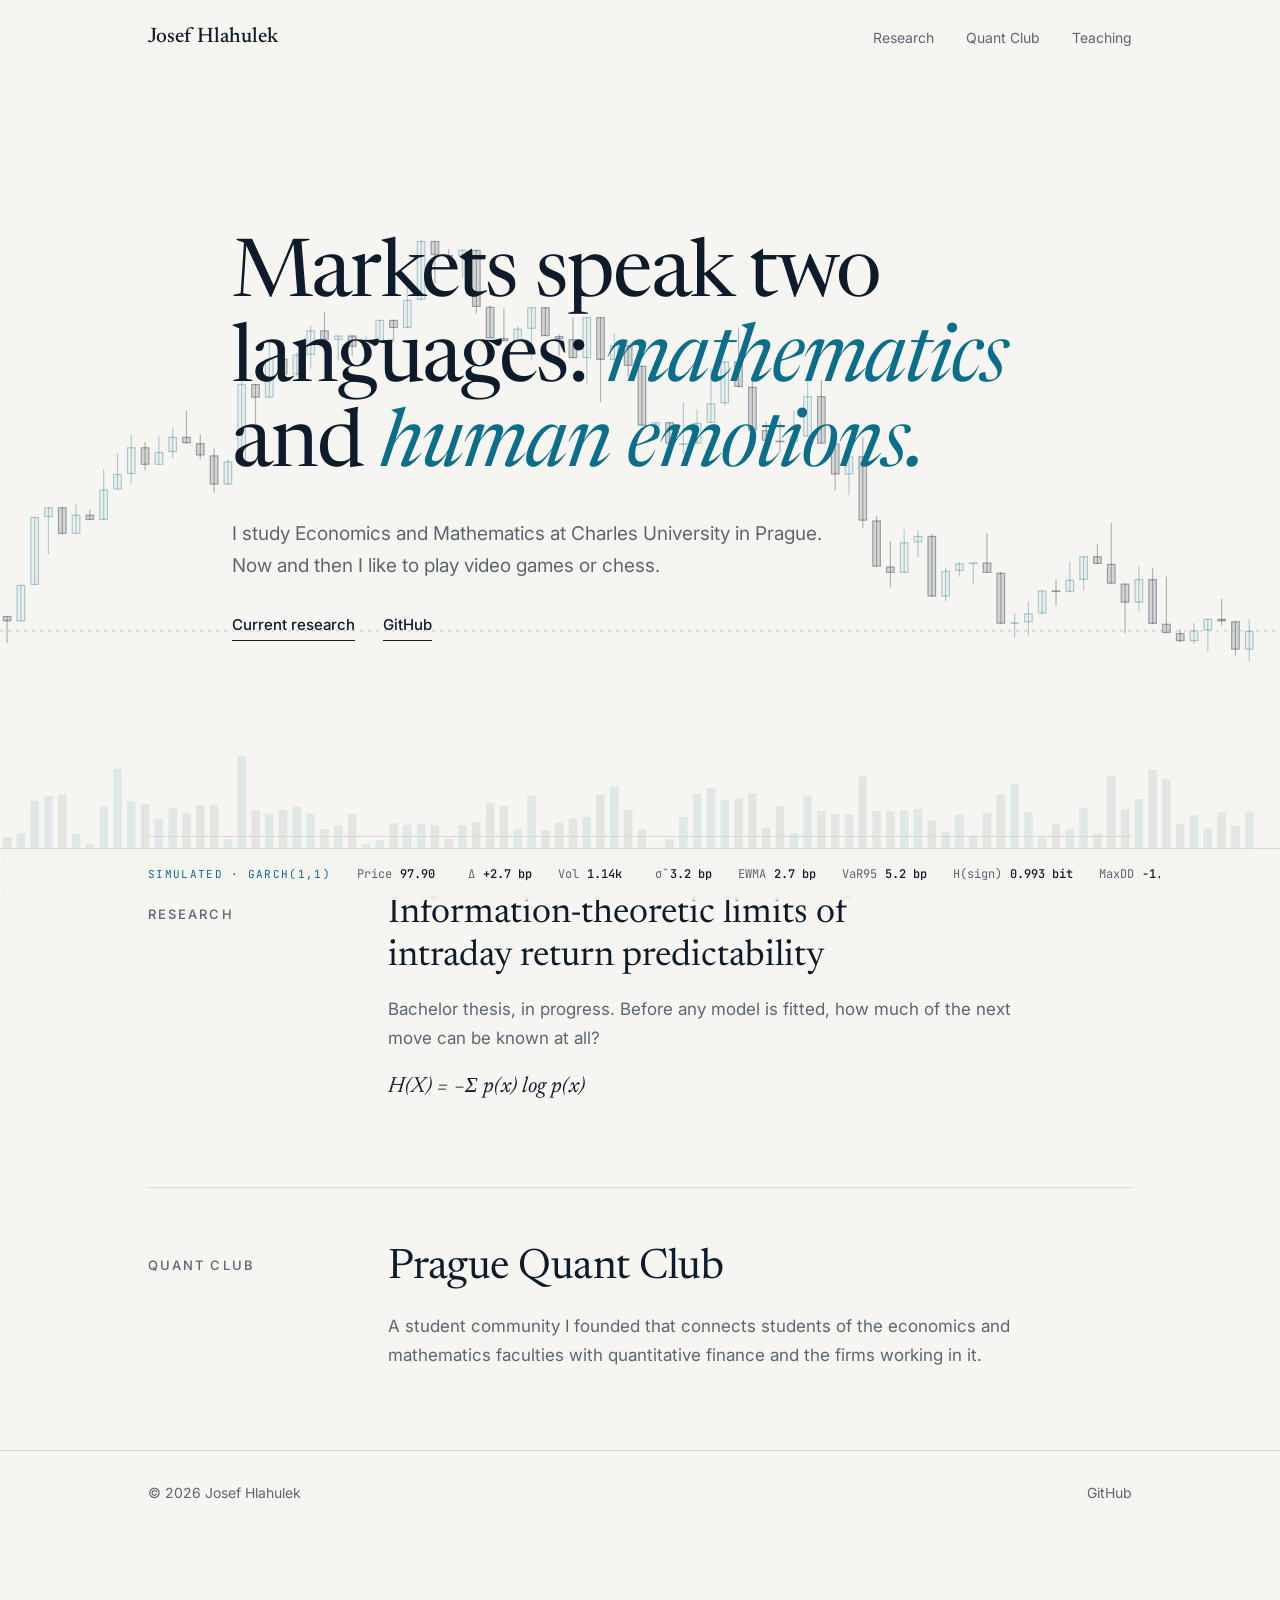
<file: index.html>
<!doctype html>
<html lang="en">
<head>
<meta charset="utf-8">
<meta name="viewport" content="width=device-width, initial-scale=1">
<title>Josef Hlahulek</title>
<meta name="description" content="Josef Hlahulek — Mathematics and Finance. Charles University, Prague.">
<meta name="theme-color" content="#f6f5f1">
<link rel="preconnect" href="https://fonts.googleapis.com">
<link rel="preconnect" href="https://fonts.gstatic.com" crossorigin>
<link href="https://fonts.googleapis.com/css2?family=Inter:wght@400;500;600&family=Newsreader:ital,opsz,wght@0,6..72,400;0,6..72,500;1,6..72,400&family=JetBrains+Mono:wght@400;500&display=swap" rel="stylesheet">
<link rel="stylesheet" href="assets/site.css">
</head>
<body>
<canvas id="bg" data-style="candles" aria-hidden="true"></canvas>

<div class="page">
  <nav>
    <div class="wrap">
      <a class="logo" href="#top">Josef Hlahulek</a>
      <ul>
        <li><a href="#research">Research</a></li>
        <li><a href="#club">Quant Club</a></li>
        <li><a href="cviceni.html">Teaching</a></li>
      </ul>
    </div>
  </nav>

  <header class="hero" id="top">
    <div class="wrap">
      <h1 class="rv">Markets speak two languages: <em>mathematics</em> and <em>human emotions.</em></h1>
      <p class="lead rv">I study Economics and Mathematics at Charles University in Prague. Now and then I like to play video games or chess.</p>
      <div class="links rv">
        <a href="#research">Current research</a>
        <a href="https://github.com/JosefHlahulek">GitHub</a>
      </div>
    </div>
  </header>

  <main class="wrap">

    <section class="row" id="research">
      <div class="k rv">Research</div>
      <div>
        <p class="paper rv">Information-theoretic limits of intraday return predictability</p>
        <p class="muted rv">Bachelor thesis, in progress. Before any model is fitted, how much of the next move can be known at all?</p>
        <p class="rv"><span class="formula">H(X) = −Σ p(x) log p(x)</span></p>
      </div>
    </section>

    <section class="row" id="club">
      <div class="k rv">Quant Club</div>
      <div>
        <h2 class="rv">Prague Quant Club</h2>
        <p class="muted rv">A student community I founded that connects students of the economics and mathematics faculties with quantitative finance and the firms working in it.</p>
      </div>
    </section>

  </main>

  <footer>
    <div class="wrap">
      <span>© <span id="y"></span> Josef Hlahulek</span>
      <a href="https://github.com/JosefHlahulek">GitHub</a>
    </div>
  </footer>
</div>

<div id="ticker" aria-label="Live indicators of the simulated series">
  <div class="wrap">
    <span class="tag">Simulated · GARCH(1,1)</span>
    <span class="m">Price <b id="i-p">—</b></span>
    <span class="m">Δ <b id="i-r">—</b></span>
    <span class="m opt2">Vol <b id="i-vol">—</b></span>
    <span class="m">σ̂ <b id="i-s">—</b></span>
    <span class="m opt2">EWMA <b id="i-e">—</b></span>
    <span class="m opt">VaR95 <b id="i-v">—</b></span>
    <span class="m opt">H(sign) <b id="i-h">—</b></span>
    <span class="m opt">MaxDD <b id="i-d">—</b></span>
  </div>
</div>

<script src="assets/site.js"></script>
<script src="assets/market.js"></script>
</body>
</html>
</file>
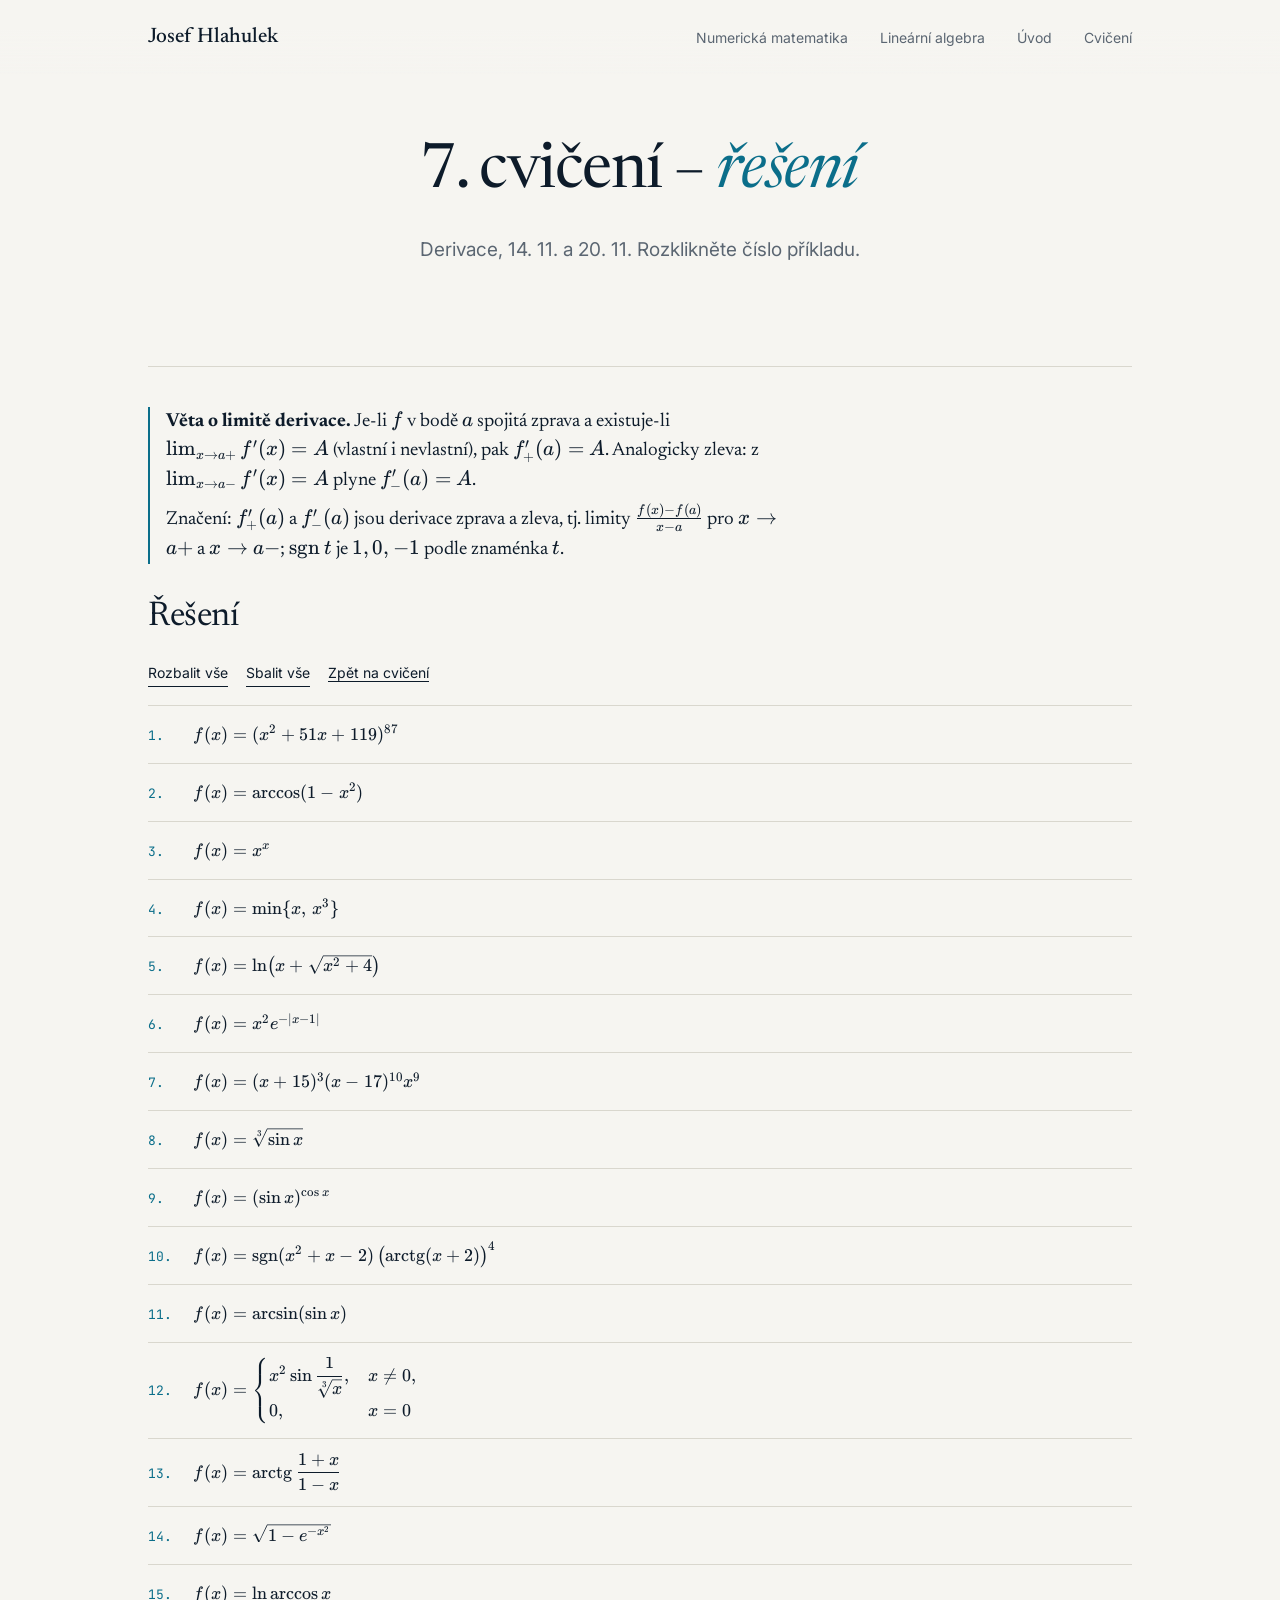
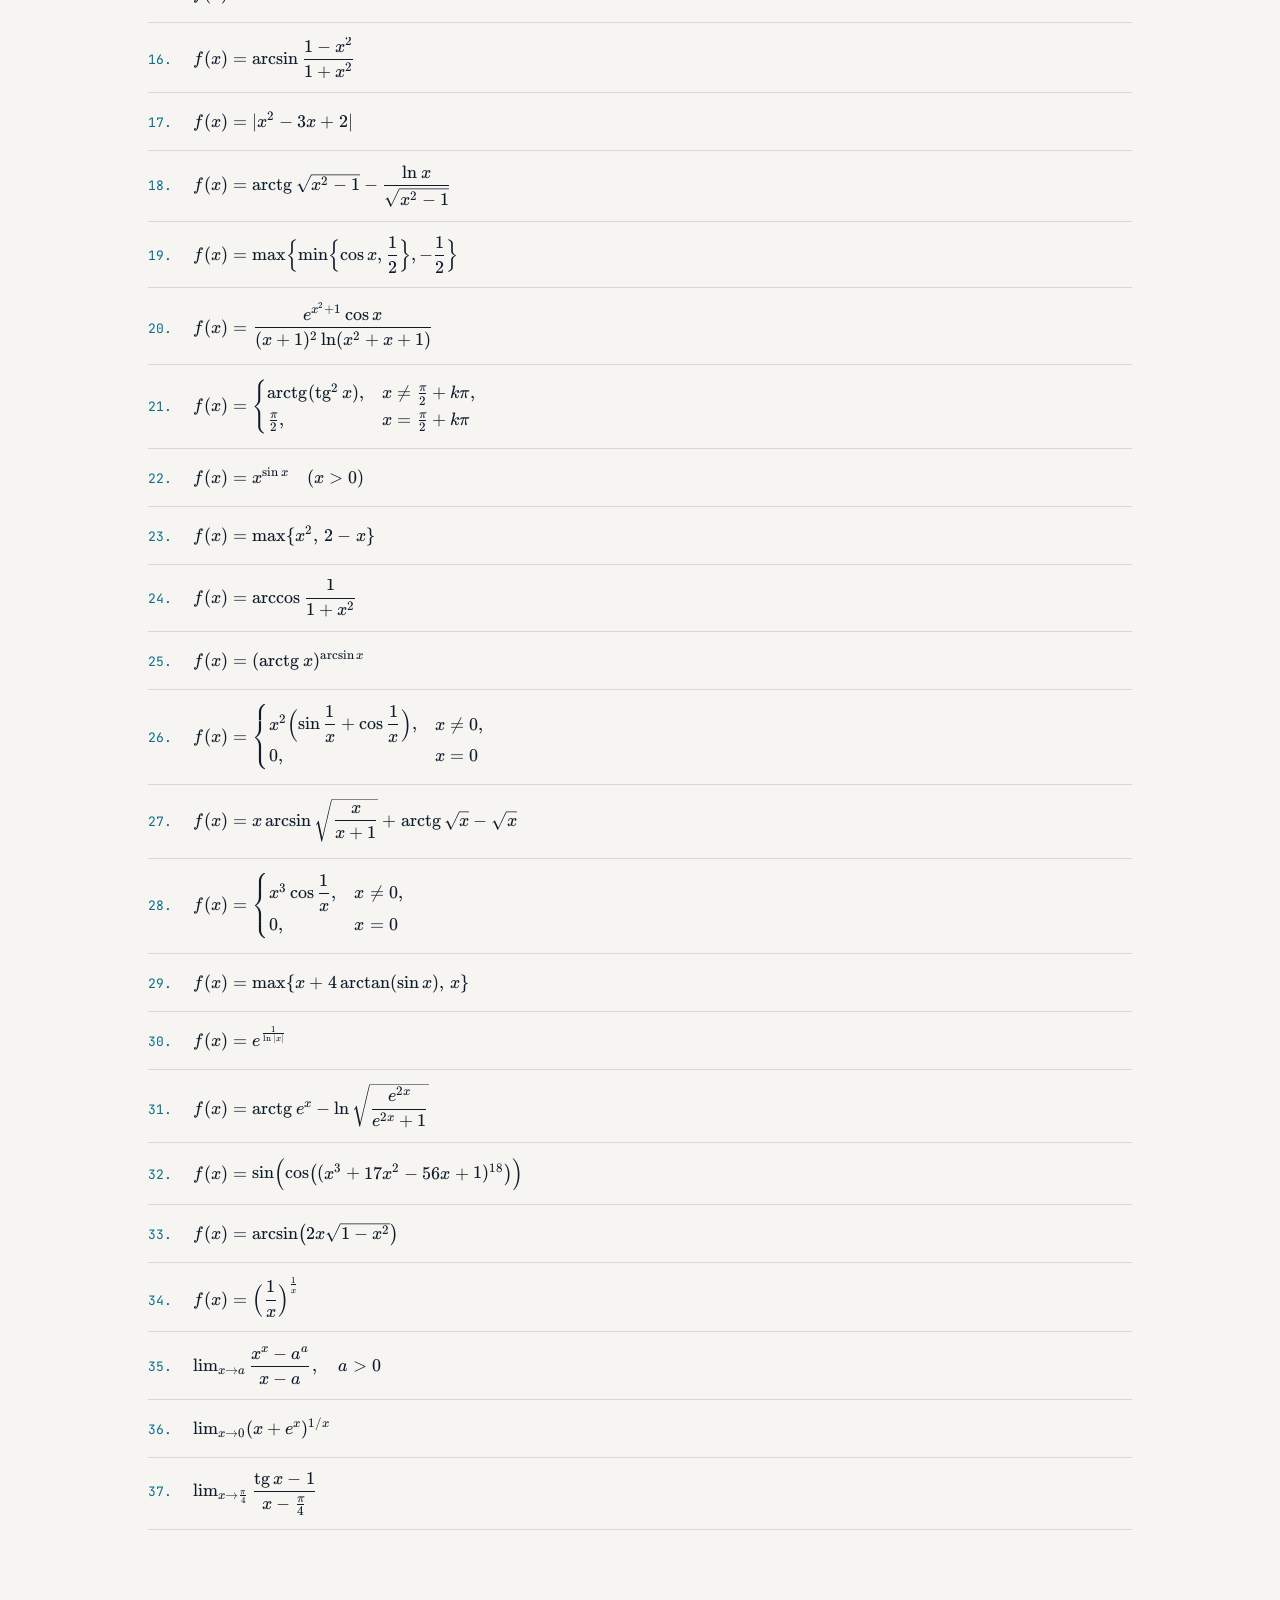
<file: cviceni-7-reseni.html>
<!doctype html>
<html lang="cs">
<head>
<meta charset="utf-8">
<meta name="viewport" content="width=device-width, initial-scale=1">
<title>7. cvičení – řešení · Josef Hlahulek</title>
<meta name="description" content="Rozklikávací řešení příkladů na derivace ze 7. cvičení.">
<meta name="theme-color" content="#f6f5f1">
<link rel="preconnect" href="https://fonts.googleapis.com">
<link rel="preconnect" href="https://fonts.gstatic.com" crossorigin>
<link href="https://fonts.googleapis.com/css2?family=Inter:wght@400;500;600&family=Newsreader:ital,opsz,wght@0,6..72,400;0,6..72,500;1,6..72,400&family=JetBrains+Mono:wght@400;500&display=swap" rel="stylesheet">
<link rel="stylesheet" href="assets/site.css">
<link rel="stylesheet" href="assets/katex/katex.min.css">
<style>
  .alg { margin: 0 0 34px; padding-left: 20px; font-family: var(--serif); font-size: 19px; line-height: 1.55; max-width: 64ch; }
  .alg li { margin-bottom: 6px; }
  .thm { font-family: var(--serif); font-size: 19px; line-height: 1.55; max-width: 64ch; margin: 0 0 34px; padding-left: 16px; border-left: 2px solid var(--accent); }
  .thm p { margin: 0 0 8px; max-width: none; }
  details.sol { border-top: 1px solid var(--line); }
  details.sol:last-of-type { border-bottom: 1px solid var(--line); }
  details.sol summary { cursor: pointer; list-style: none; padding: 14px 0; display: flex; gap: 14px; align-items: baseline; }
  details.sol summary::-webkit-details-marker { display: none; }
  details.sol summary .no { font-family: var(--mono); font-size: 13px; color: var(--accent); min-width: 2.4em; }
  details.sol summary:hover .fm { color: var(--accent); }
  details.sol .fm { overflow-x: auto; max-width: 100%; }
  details.sol[open] summary { padding-bottom: 6px; }
  details.sol .body { padding: 2px 0 22px 3.6em; font-family: var(--serif); font-size: 18.5px; line-height: 1.6; max-width: 76ch; }
  details.sol .body p { margin: 0 0 10px; max-width: none; }
  details.sol .body b { font-family: var(--sans); font-size: 14px; font-weight: 600; }
  .katex { font-size: 1.08em; }
  .tools { margin: 0 0 18px; font-size: 14px; }
  .tools button { font: inherit; background: none; border: 0; border-bottom: 1px solid var(--ink); padding: 0 0 1px; margin-right: 18px; cursor: pointer; color: var(--ink); }
  .tools button:hover { color: var(--accent); border-color: var(--accent); }
  @media (max-width: 640px) { details.sol .body { padding-left: 0; } }
</style>
</head>
<body>
<div class="page">
  <nav>
    <div class="wrap">
      <a class="logo" href="index.html">Josef Hlahulek</a>
      <ul>
        <li><a href="numericka-matematika.html">Numerická matematika</a></li>
        <li><a href="linearni-algebra.html">Lineární algebra</a></li>
        <li><a href="index.html">Úvod</a></li>
        <li><a href="cviceni.html">Cvičení</a></li>
      </ul>
    </div>
  </nav>

  <header class="hero short" id="top">
    <div class="wrap">
      <h1 class="sm">7. cvičení – <em>řešení</em></h1>
      <p class="lead">Derivace, 14. 11. a 20. 11. Rozklikněte číslo příkladu.</p>
    </div>
  </header>

  <main class="wrap">
    <div style="padding: 40px 0 70px; border-top: 1px solid var(--line);">
      <div class="thm">
        <p><b>Věta o limitě derivace.</b> Je-li $f$ v bodě $a$ spojitá zprava a existuje-li $\lim_{x\to a+}f'(x)=A$ (vlastní i nevlastní), pak $f'_+(a)=A$. Analogicky zleva: z $\lim_{x\to a-}f'(x)=A$ plyne $f'_-(a)=A$.</p>
        <p>Značení: $f'_+(a)$ a $f'_-(a)$ jsou derivace zprava a zleva, tj. limity $\frac{f(x)-f(a)}{x-a}$ pro $x\to a+$ a $x\to a-$; $\operatorname{sgn}t$ je $1,0,-1$ podle znaménka $t$.</p>
      </div>
      <h2 class="sec">Řešení</h2>
      <div class="tools"><button id="openAll" type="button">Rozbalit vše</button><button id="closeAll" type="button">Sbalit vše</button><a href="cviceni.html" style="border-bottom:1px solid var(--ink)">Zpět na cvičení</a></div>
<details class="sol"><summary><span class="no">1.</span> <span class="fm">$f(x)=(x^2+51x+119)^{87}$</span></summary><div class="body">
<p><b>1. Definiční obor.</b> Polynom: $D_f=\mathbb R$.</p>
<p><b>2. Derivace na otevřených intervalech.</b> Řetězové pravidlo: $f'(x)=87\,(x^2+51x+119)^{86}(2x+51)$.</p>
<p><b>5. Závěr.</b> $f'(x)=87\,(x^2+51x+119)^{86}(2x+51)$ pro každé $x\in\mathbb R$.</p>
</div></details>
<details class="sol"><summary><span class="no">2.</span> <span class="fm">$f(x)=\arccos(1-x^2)$</span></summary><div class="body">
<p><b>1. Definiční obor.</b> $\arccos$ je definován pro argument z $\langle-1,1\rangle$: $|1-x^2|\le1\iff x^2\le2$, tedy $D_f=\langle-\sqrt2,\sqrt2\rangle$.</p>
<p><b>2. Derivace na otevřených intervalech.</b> Derivaci $\arccos t$ máme jen pro $t\in(-1,1)$, tj. $1-x^2\in(-1,1)\iff x\in(-\sqrt2,\sqrt2),\ x\ne0$. Tam $f'(x)=\dfrac{-1}{\sqrt{1-(1-x^2)^2}}\cdot(-2x)=\dfrac{2x}{\sqrt{2x^2-x^4}}=\dfrac{2x}{|x|\sqrt{2-x^2}}=\dfrac{2\operatorname{sgn}x}{\sqrt{2-x^2}}$.</p>
<p><b>3. Podezřelé body.</b> $x=0$ (argument je $1$, kraj definičního oboru $\arccos$) a krajní body $\pm\sqrt2$.</p>
<p><b>4. Derivace v podezřelých bodech.</b> $f$ je v $0$ spojitá a $\lim_{x\to0\pm}f'(x)=\pm\sqrt2$, podle věty o limitě derivace $f'_+(0)=\sqrt2$, $f'_-(0)=-\sqrt2$. V krajních bodech: $f'_-(\sqrt2)=\lim_{x\to\sqrt2-}\frac{2}{\sqrt{2-x^2}}=+\infty$, $f'_+(-\sqrt2)=-\infty$.</p>
<p><b>5. Závěr.</b> $f'(x)=\dfrac{2\operatorname{sgn}x}{\sqrt{2-x^2}}$ na $(-\sqrt2,\sqrt2)\setminus\{0\}$; v $0$ derivace neexistuje (jednostranné jsou $\pm\sqrt2$).</p>
</div></details>
<details class="sol"><summary><span class="no">3.</span> <span class="fm">$f(x)=x^x$</span></summary><div class="body">
<p><b>1. Definiční obor.</b> Obecná mocnina $x^x=e^{x\ln x}$ vyžaduje $x&gt;0$: $D_f=(0,\infty)$.</p>
<p><b>2. Derivace na otevřených intervalech.</b> $f(x)=e^{x\ln x}$, tedy $f'(x)=e^{x\ln x}(\ln x+1)=x^x(\ln x+1)$.</p>
<p><b>5. Závěr.</b> $f'(x)=x^x(\ln x+1)$ pro každé $x&gt;0$.</p>
</div></details>
<details class="sol"><summary><span class="no">4.</span> <span class="fm">$f(x)=\min\{x,\,x^3\}$</span></summary><div class="body">
<p><b>1. Definiční obor.</b> $D_f=\mathbb R$.</p>
<p><b>2. Derivace na otevřených intervalech.</b> Porovnáme: $x^3-x=x(x-1)(x+1)\ge0\iff x\in\langle-1,0\rangle\cup\langle1,\infty)$. Tam je $f(x)=x$, jinak ($x\in(-\infty,-1\rangle\cup\langle0,1\rangle$) je $f(x)=x^3$. Na otevřených intervalech: $f'=3x^2$ na $(-\infty,-1)\cup(0,1)$ a $f'=1$ na $(-1,0)\cup(1,\infty)$.</p>
<p><b>3. Podezřelé body.</b> Body, kde se předpis láme: $-1,\ 0,\ 1$.</p>
<p><b>4. Derivace v podezřelých bodech.</b> $f$ je spojitá, tak z jednostranných limit $f'$: v $-1$ je $f'_-=3$, $f'_+=1$; v $0$ je $f'_-=1$, $f'_+=0$; v $1$ je $f'_-=3$, $f'_+=1$.</p>
<p><b>5. Závěr.</b> $f'$ existuje na $\mathbb R\setminus\{-1,0,1\}$ ($3x^2$ resp. $1$ podle výše); v bodech $-1,0,1$ derivace neexistuje.</p>
</div></details>
<details class="sol"><summary><span class="no">5.</span> <span class="fm">$f(x)=\ln\bigl(x+\sqrt{x^2+4}\bigr)$</span></summary><div class="body">
<p><b>1. Definiční obor.</b> Protože $\sqrt{x^2+4}&gt;|x|$, je $x+\sqrt{x^2+4}&gt;0$ pro všechna $x$: $D_f=\mathbb R$.</p>
<p><b>2. Derivace na otevřených intervalech.</b> $f'(x)=\dfrac{1+\frac{x}{\sqrt{x^2+4}}}{x+\sqrt{x^2+4}}=\dfrac{\frac{\sqrt{x^2+4}+x}{\sqrt{x^2+4}}}{x+\sqrt{x^2+4}}=\dfrac1{\sqrt{x^2+4}}$.</p>
<p><b>5. Závěr.</b> $f'(x)=\dfrac1{\sqrt{x^2+4}}$ pro každé $x\in\mathbb R$.</p>
</div></details>
<details class="sol"><summary><span class="no">6.</span> <span class="fm">$f(x)=x^2e^{-|x-1|}$</span></summary><div class="body">
<p><b>1. Definiční obor.</b> $D_f=\mathbb R$.</p>
<p><b>2. Derivace na otevřených intervalech.</b> Použijeme $(|t|)'=\operatorname{sgn}t$ pro $t\ne0$: pro $x\ne1$ je $f'(x)=2xe^{-|x-1|}-x^2e^{-|x-1|}\operatorname{sgn}(x-1)=x\,e^{-|x-1|}\bigl(2-x\operatorname{sgn}(x-1)\bigr)$.</p>
<p><b>3. Podezřelé body.</b> Bod $x=1$ (zde se láme absolutní hodnota).</p>
<p><b>4. Derivace v podezřelých bodech.</b> $f$ je v $1$ spojitá, $\lim_{x\to1+}f'(x)=1\cdot(2-1)=1$ ($\operatorname{sgn}=1$), $\lim_{x\to1-}f'(x)=1\cdot(2+1)=3$ ($\operatorname{sgn}=-1$). Podle věty o limitě derivace $f'_+(1)=1$, $f'_-(1)=3$.</p>
<p><b>5. Závěr.</b> $f'(x)=x\,e^{-|x-1|}\bigl(2-x\operatorname{sgn}(x-1)\bigr)$ pro $x\ne1$; v $1$ derivace neexistuje (jednostranné jsou $3$ a $1$).</p>
</div></details>
<details class="sol"><summary><span class="no">7.</span> <span class="fm">$f(x)=(x+15)^3(x-17)^{10}x^9$</span></summary><div class="body">
<p><b>1. Definiční obor.</b> Polynom: $D_f=\mathbb R$.</p>
<p><b>2. Derivace na otevřených intervalech.</b> Součinové pravidlo, vytkneme společné mocniny: $f'(x)=(x+15)^2(x-17)^9x^8\bigl[3x(x-17)+10x(x+15)+9(x+15)(x-17)\bigr]=(x+15)^2(x-17)^9x^8\,(22x^2+81x-2295)$.</p>
<p><b>5. Závěr.</b> $f'(x)=(x+15)^2(x-17)^9x^8\,(22x^2+81x-2295)$ pro každé $x\in\mathbb R$.</p>
</div></details>
<details class="sol"><summary><span class="no">8.</span> <span class="fm">$f(x)=\sqrt[3]{\sin x}$</span></summary><div class="body">
<p><b>1. Definiční obor.</b> Třetí odmocnina je definovaná na celém $\mathbb R$: $D_f=\mathbb R$.</p>
<p><b>2. Derivace na otevřených intervalech.</b> $f(x)=(\sin x)^{1/3}$, pro $\sin x\ne0$ je $f'(x)=\dfrac{\cos x}{3\,(\sin x)^{2/3}}$.</p>
<p><b>3. Podezřelé body.</b> Body $x=k\pi$, $k\in\mathbb Z$ (tam je $\sin x=0$ a třetí odmocnina nemá vlastní derivaci).</p>
<p><b>4. Derivace v podezřelých bodech.</b> $\dfrac{f(x)-f(k\pi)}{x-k\pi}=\dfrac{\sqrt[3]{\sin x}}{x-k\pi}$. Protože $\sin x\sim(-1)^k(x-k\pi)$, je tento podíl $\sim(-1)^k\,|x-k\pi|^{-2/3}\to(-1)^k\cdot\infty$ z obou stran.</p>
<p><b>5. Závěr.</b> $f'(x)=\dfrac{\cos x}{3(\sin x)^{2/3}}$ pro $x\ne k\pi$; v $x=k\pi$ vlastní derivace neexistuje (nevlastní derivace je $(-1)^k\cdot\infty$).</p>
</div></details>
<details class="sol"><summary><span class="no">9.</span> <span class="fm">$f(x)=(\sin x)^{\cos x}$</span></summary><div class="body">
<p><b>1. Definiční obor.</b> $f(x)=e^{\cos x\ln\sin x}$, potřebujeme $\sin x&gt;0$: $D_f=\bigcup_{k\in\mathbb Z}(2k\pi,(2k+1)\pi)$.</p>
<p><b>2. Derivace na otevřených intervalech.</b> $f'(x)=(\sin x)^{\cos x}\Bigl(-\sin x\,\ln\sin x+\dfrac{\cos^2x}{\sin x}\Bigr)$ na každém z těchto otevřených intervalů.</p>
<p><b>5. Závěr.</b> $f'(x)=(\sin x)^{\cos x}\bigl(-\sin x\ln\sin x+\frac{\cos^2x}{\sin x}\bigr)$ pro každé $x\in D_f$.</p>
</div></details>
<details class="sol"><summary><span class="no">10.</span> <span class="fm">$f(x)=\operatorname{sgn}(x^2+x-2)\,\bigl(\operatorname{arctg}(x+2)\bigr)^4$</span></summary><div class="body">
<p><b>1. Definiční obor.</b> $D_f=\mathbb R$. Platí $x^2+x-2=(x+2)(x-1)$.</p>
<p><b>2. Derivace na otevřených intervalech.</b> Pro $x\ne-2,1$ je $\operatorname{sgn}$ konstantní ($+1$ na $(-\infty,-2)\cup(1,\infty)$, $-1$ na $(-2,1)$), tedy $f'(x)=\operatorname{sgn}\bigl((x+2)(x-1)\bigr)\dfrac{4\operatorname{arctg}^3(x+2)}{1+(x+2)^2}$.</p>
<p><b>3. Podezřelé body.</b> Body $x=-2$ a $x=1$ (tam se mění znaménko, $\operatorname{sgn}0=0$).</p>
<p><b>4. Derivace v podezřelých bodech.</b> V $-2$: $f(-2)=0$ a $\left|\dfrac{f(x)}{x+2}\right|=\dfrac{\operatorname{arctg}^4(x+2)}{|x+2|}\to0$, tedy $f'(-2)=0$. V $1$: $f(1)=0$, ale $\lim_{x\to1\pm}f(x)=\pm\operatorname{arctg}^43\ne0$, $f$ není v $1$ spojitá, vlastní derivace neexistuje (diferenční podíl jde z obou stran k $+\infty$, jde jen o nevlastní derivaci).</p>
<p><b>5. Závěr.</b> $f'(-2)=0$, $f'(x)=\operatorname{sgn}(x^2+x-2)\frac{4\operatorname{arctg}^3(x+2)}{1+(x+2)^2}$ pro $x\ne-2,1$; v $1$ vlastní derivace neexistuje.</p>
</div></details>
<details class="sol"><summary><span class="no">11.</span> <span class="fm">$f(x)=\arcsin(\sin x)$</span></summary><div class="body">
<p><b>1. Definiční obor.</b> $D_f=\mathbb R$.</p>
<p><b>2. Derivace na otevřených intervalech.</b> Pro $|\sin x|&lt;1$, tj. $x\ne\frac\pi2+k\pi$: $f'(x)=\dfrac{\cos x}{\sqrt{1-\sin^2x}}=\dfrac{\cos x}{|\cos x|}=\operatorname{sgn}(\cos x)$.</p>
<p><b>3. Podezřelé body.</b> Body $x=\frac\pi2+k\pi$, $k\in\mathbb Z$ (argument arcsin je $\pm1$).</p>
<p><b>4. Derivace v podezřelých bodech.</b> $f$ je spojitá. V $x=\frac\pi2+2k\pi$: $\cos x&gt;0$ zleva, $&lt;0$ zprava, tedy $f'_-=1$, $f'_+=-1$; v $x=\frac{3\pi}2+2k\pi$ naopak $f'_-=-1$, $f'_+=1$ (věta o limitě derivace).</p>
<p><b>5. Závěr.</b> $f'(x)=\operatorname{sgn}(\cos x)$ pro $x\ne\frac\pi2+k\pi$; v bodech $\frac\pi2+k\pi$ derivace neexistuje (jednostranné jsou $\pm1$). Graf je „pila“.</p>
</div></details>
<details class="sol"><summary><span class="no">12.</span> <span class="fm">$f(x)=\begin{cases}x^2\sin\dfrac1{\sqrt[3]{x}}, &amp; x\ne0,\\ 0, &amp; x=0\end{cases}$</span></summary><div class="body">
<p><b>1. Definiční obor.</b> $D_f=\mathbb R$.</p>
<p><b>2. Derivace na otevřených intervalech.</b> Pro $x\ne0$: $f'(x)=2x\sin x^{-1/3}+x^2\cos x^{-1/3}\cdot\bigl(-\tfrac13x^{-4/3}\bigr)=2x\sin x^{-1/3}-\tfrac13x^{2/3}\cos x^{-1/3}$.</p>
<p><b>3. Podezřelé body.</b> Bod $x=0$ (kde se mění předpis).</p>
<p><b>4. Derivace v podezřelých bodech.</b> Z definice: $\dfrac{f(x)-f(0)}{x-0}=x\sin x^{-1/3}$, a protože $|\sin|\le1$, je limita $0$ (omezená krát nula). Tedy $f'(0)=0$.</p>
<p><b>5. Závěr.</b> $f'(x)=2x\sin x^{-1/3}-\frac13x^{2/3}\cos x^{-1/3}$ pro $x\ne0$, $f'(0)=0$.</p>
</div></details>
<details class="sol"><summary><span class="no">13.</span> <span class="fm">$f(x)=\operatorname{arctg}\dfrac{1+x}{1-x}$</span></summary><div class="body">
<p><b>1. Definiční obor.</b> Jmenovatel: $D_f=\mathbb R\setminus\{1\}$.</p>
<p><b>2. Derivace na otevřených intervalech.</b> $f'(x)=\dfrac{1}{1+\left(\frac{1+x}{1-x}\right)^2}\cdot\dfrac{2}{(1-x)^2}=\dfrac{2}{(1-x)^2+(1+x)^2}=\dfrac{1}{1+x^2}$.</p>
<p><b>5. Závěr.</b> $f'(x)=\dfrac1{1+x^2}$ pro každé $x\in D_f$ (bod $1$ do $D_f$ nepatří; $f$ se na obou intervalech liší od $\operatorname{arctg}x$ o konstantu).</p>
</div></details>
<details class="sol"><summary><span class="no">14.</span> <span class="fm">$f(x)=\sqrt{1-e^{-x^2}}$</span></summary><div class="body">
<p><b>1. Definiční obor.</b> $e^{-x^2}\le1$, tedy $1-e^{-x^2}\ge0$ vždy: $D_f=\mathbb R$.</p>
<p><b>2. Derivace na otevřených intervalech.</b> Pro $1-e^{-x^2}&gt;0$, tj. $x\ne0$: $f'(x)=\dfrac{2xe^{-x^2}}{2\sqrt{1-e^{-x^2}}}=\dfrac{xe^{-x^2}}{\sqrt{1-e^{-x^2}}}$.</p>
<p><b>3. Podezřelé body.</b> Bod $x=0$ (odmocnina z nuly).</p>
<p><b>4. Derivace v podezřelých bodech.</b> $\dfrac{f(x)-f(0)}{x}=\dfrac{\sqrt{1-e^{-x^2}}}{x}=\dfrac{|x|}{x}\sqrt{\dfrac{1-e^{-x^2}}{x^2}}\to\pm1$ pro $x\to0\pm$, protože $\frac{1-e^{-x^2}}{x^2}\to1$ (elementární limita). Tedy $f'_+(0)=1$, $f'_-(0)=-1$.</p>
<p><b>5. Závěr.</b> $f'(x)=\dfrac{xe^{-x^2}}{\sqrt{1-e^{-x^2}}}$ pro $x\ne0$; v $0$ derivace neexistuje (jednostranné jsou $\pm1$).</p>
</div></details>
<details class="sol"><summary><span class="no">15.</span> <span class="fm">$f(x)=\ln\arccos x$</span></summary><div class="body">
<p><b>1. Definiční obor.</b> Potřebujeme $x\in\langle-1,1\rangle$ a $\arccos x&gt;0\iff x&lt;1$: $D_f=\langle-1,1)$.</p>
<p><b>2. Derivace na otevřených intervalech.</b> Na $(-1,1)$: $f'(x)=\dfrac{1}{\arccos x}\cdot\dfrac{-1}{\sqrt{1-x^2}}$.</p>
<p><b>3. Podezřelé body.</b> Krajní bod $x=-1\in D_f$.</p>
<p><b>4. Derivace v podezřelých bodech.</b> $f$ je v $-1$ zprava spojitá a $\lim_{x\to-1+}f'(x)=\dfrac{-1}{\pi\cdot0^+}=-\infty$, tedy $f'_+(-1)=-\infty$ (nevlastní).</p>
<p><b>5. Závěr.</b> $f'(x)=-\dfrac1{\arccos x\,\sqrt{1-x^2}}$ pro $x\in(-1,1)$; v $-1$ je derivace zprava $-\infty$.</p>
</div></details>
<details class="sol"><summary><span class="no">16.</span> <span class="fm">$f(x)=\arcsin\dfrac{1-x^2}{1+x^2}$</span></summary><div class="body">
<p><b>1. Definiční obor.</b> Argument leží v $(-1,1\rangle$ ($=1$ pouze pro $x=0$): $D_f=\mathbb R$.</p>
<p><b>2. Derivace na otevřených intervalech.</b> Pro $x\ne0$ je argument $u\in(-1,1)$, $u'=\dfrac{-4x}{(1+x^2)^2}$, $1-u^2=\dfrac{4x^2}{(1+x^2)^2}$, tedy $f'(x)=\dfrac{-4x}{(1+x^2)^2}\cdot\dfrac{1+x^2}{2|x|}=\dfrac{-2\operatorname{sgn}x}{1+x^2}$.</p>
<p><b>3. Podezřelé body.</b> Bod $x=0$ (argument je $1$).</p>
<p><b>4. Derivace v podezřelých bodech.</b> $f$ je spojitá a $\lim_{x\to0\pm}f'(x)=\mp2$, tedy $f'_+(0)=-2$, $f'_-(0)=2$.</p>
<p><b>5. Závěr.</b> $f'(x)=\dfrac{-2\operatorname{sgn}x}{1+x^2}$ pro $x\ne0$; v $0$ derivace neexistuje (jednostranné jsou $\mp2$).</p>
</div></details>
<details class="sol"><summary><span class="no">17.</span> <span class="fm">$f(x)=|x^2-3x+2|$</span></summary><div class="body">
<p><b>1. Definiční obor.</b> $D_f=\mathbb R$. Platí $x^2-3x+2=(x-1)(x-2)$.</p>
<p><b>2. Derivace na otevřených intervalech.</b> Pro $x\ne1,2$ je $f'(x)=\operatorname{sgn}(x^2-3x+2)\,(2x-3)$.</p>
<p><b>3. Podezřelé body.</b> Body $x=1$ a $x=2$ (kde je výraz nula).</p>
<p><b>4. Derivace v podezřelých bodech.</b> $f$ je spojitá. Znaménko $x^2-3x+2$ je $+$ na $(-\infty,1)$, $-$ na $(1,2)$, $+$ na $(2,\infty)$. V $1$: $f'_-(1)=(+1)(2-3)=-1$, $f'_+(1)=(-1)(2-3)=1$. V $2$: $f'_-(2)=(-1)(4-3)=-1$, $f'_+(2)=(+1)(4-3)=1$.</p>
<p><b>5. Závěr.</b> $f'(x)=\operatorname{sgn}(x^2-3x+2)(2x-3)$ na $\mathbb R\setminus\{1,2\}$; v $1$ a $2$ derivace neexistuje (jednostranné derivace jsou $-1$ a $1$).</p>
</div></details>
<details class="sol"><summary><span class="no">18.</span> <span class="fm">$f(x)=\operatorname{arctg}\sqrt{x^2-1}-\dfrac{\ln x}{\sqrt{x^2-1}}$</span></summary><div class="body">
<p><b>1. Definiční obor.</b> $\sqrt{x^2-1}$ a jmenovatel: $x^2&gt;1$, $\ln x$: $x&gt;0$. Tedy $D_f=(1,\infty)$.</p>
<p><b>2. Derivace na otevřených intervalech.</b> $\bigl(\operatorname{arctg}\sqrt{x^2-1}\bigr)'=\dfrac{1}{x^2}\cdot\dfrac{x}{\sqrt{x^2-1}}=\dfrac1{x\sqrt{x^2-1}}$ a $\Bigl(\dfrac{\ln x}{\sqrt{x^2-1}}\Bigr)'=\dfrac1{x\sqrt{x^2-1}}-\dfrac{x\ln x}{(x^2-1)^{3/2}}$. Rozdíl: $f'(x)=\dfrac{x\ln x}{(x^2-1)^{3/2}}$.</p>
<p><b>5. Závěr.</b> $f'(x)=\dfrac{x\ln x}{(x^2-1)^{3/2}}$ pro každé $x&gt;1$.</p>
</div></details>
<details class="sol"><summary><span class="no">19.</span> <span class="fm">$f(x)=\max\Bigl\{\min\Bigl\{\cos x,\dfrac12\Bigr\},-\dfrac12\Bigr\}$</span></summary><div class="body">
<p><b>1. Definiční obor.</b> $D_f=\mathbb R$. Funkce „ořízne“ $\cos x$ do pásu $\langle-\frac12,\frac12\rangle$.</p>
<p><b>2. Derivace na otevřených intervalech.</b> $f(x)=\frac12$ pro $\cos x\ge\frac12$, $f(x)=-\frac12$ pro $\cos x\le-\frac12$, jinak $f(x)=\cos x$. Na otevřených intervalech: $f'(x)=0$ pro $|\cos x|&gt;\frac12$ a $f'(x)=-\sin x$ pro $|\cos x|&lt;\frac12$.</p>
<p><b>3. Podezřelé body.</b> Body $x=\pm\frac\pi3+2k\pi$ a $x=\pm\frac{2\pi}3+2k\pi$ (kde $\cos x=\pm\frac12$).</p>
<p><b>4. Derivace v podezřelých bodech.</b> $f$ je spojitá. V $\frac\pi3+2k\pi$: zleva $0$, zprava $-\sin\frac\pi3=-\frac{\sqrt3}2$. V $-\frac\pi3+2k\pi$: zleva $-\sin(-\frac\pi3)=\frac{\sqrt3}2$, zprava $0$. V $\frac{2\pi}3+2k\pi$: zleva $-\frac{\sqrt3}2$, zprava $0$. V $-\frac{2\pi}3+2k\pi$: zleva $0$, zprava $\frac{\sqrt3}2$ (věta o limitě derivace).</p>
<p><b>5. Závěr.</b> $f'$ je $0$ resp. $-\sin x$ podle výše; v bodech $\pm\frac\pi3+2k\pi$, $\pm\frac{2\pi}3+2k\pi$ derivace neexistuje (jednostranné jsou $0$ a $\pm\frac{\sqrt3}2$).</p>
</div></details>
<details class="sol"><summary><span class="no">20.</span> <span class="fm">$f(x)=\dfrac{e^{x^2+1}\cos x}{(x+1)^2\ln(x^2+x+1)}$</span></summary><div class="body">
<p><b>1. Definiční obor.</b> Jmenovatel nulový pro $x=-1$ a pro $\ln(x^2+x+1)=0\iff x^2+x=0\iff x\in\{-1,0\}$. Argument logaritmu je vždy kladný. $D_f=\mathbb R\setminus\{-1,0\}$.</p>
<p><b>2. Derivace na otevřených intervalech.</b> Podílové pravidlo s $u=e^{x^2+1}\cos x$, $v=(x+1)^2\ln(x^2+x+1)$: $u'=e^{x^2+1}(2x\cos x-\sin x)$, $v'=2(x+1)\ln(x^2+x+1)+\dfrac{(x+1)^2(2x+1)}{x^2+x+1}$, $f'=\dfrac{u'v-uv'}{v^2}$.</p>
<p><b>5. Závěr.</b> $f'=\dfrac{u'v-uv'}{v^2}$ pro každé $x\in D_f$ (pro $\cos x\ne0$ lze psát $f'=f\cdot\bigl[2x-\operatorname{tg}x-\frac2{x+1}-\frac{2x+1}{(x^2+x+1)\ln(x^2+x+1)}\bigr]$).</p>
</div></details>
<details class="sol"><summary><span class="no">21.</span> <span class="fm">$f(x)=\begin{cases}\operatorname{arctg}(\operatorname{tg}^2x), &amp; x\ne\frac\pi2+k\pi,\\ \frac\pi2, &amp; x=\frac\pi2+k\pi\end{cases}$</span></summary><div class="body">
<p><b>1. Definiční obor.</b> $D_f=\mathbb R$ (v bodech $\frac\pi2+k\pi$ je funkce dodefinována).</p>
<p><b>2. Derivace na otevřených intervalech.</b> Pro $x\ne\frac\pi2+k\pi$ s $t=\operatorname{tg}x$: $f'(x)=\dfrac{1}{1+\operatorname{tg}^4x}\cdot\dfrac{2\operatorname{tg}x}{\cos^2x}=\dfrac{2\operatorname{tg}x\,(1+\operatorname{tg}^2x)}{1+\operatorname{tg}^4x}$.</p>
<p><b>3. Podezřelé body.</b> Body $x=\frac\pi2+k\pi$.</p>
<p><b>4. Derivace v podezřelých bodech.</b> Spojitost: $\lim_{x\to\frac\pi2}\operatorname{arctg}(\operatorname{tg}^2x)=\frac\pi2=f(\tfrac\pi2)$, $f$ je spojitá. Dále $\left|f'(x)\right|\sim\dfrac{2\,|t|^3}{t^4}\to0$ pro $|t|=|\operatorname{tg}x|\to\infty$. Podle věty o limitě derivace $f'(\tfrac\pi2+k\pi)=0$.</p>
<p><b>5. Závěr.</b> $f'(x)=\dfrac{2\operatorname{tg}x(1+\operatorname{tg}^2x)}{1+\operatorname{tg}^4x}$ pro $x\ne\frac\pi2+k\pi$ a $f'(\tfrac\pi2+k\pi)=0$.</p>
</div></details>
<details class="sol"><summary><span class="no">22.</span> <span class="fm">$f(x)=x^{\sin x}\quad(x&gt;0)$</span></summary><div class="body">
<p><b>1. Definiční obor.</b> $f(x)=e^{\sin x\ln x}$, $D_f=(0,\infty)$.</p>
<p><b>2. Derivace na otevřených intervalech.</b> $f'(x)=x^{\sin x}\Bigl(\cos x\ln x+\dfrac{\sin x}{x}\Bigr)$.</p>
<p><b>5. Závěr.</b> $f'(x)=x^{\sin x}\bigl(\cos x\ln x+\frac{\sin x}{x}\bigr)$ pro každé $x&gt;0$.</p>
</div></details>
<details class="sol"><summary><span class="no">23.</span> <span class="fm">$f(x)=\max\{x^2,\,2-x\}$</span></summary><div class="body">
<p><b>1. Definiční obor.</b> $D_f=\mathbb R$.</p>
<p><b>2. Derivace na otevřených intervalech.</b> $x^2\ge2-x\iff(x+2)(x-1)\ge0\iff x\le-2$ nebo $x\ge1$. Tam je $f(x)=x^2$, na $(-2,1)$ je $f(x)=2-x$. Tedy $f'=2x$ na $(-\infty,-2)\cup(1,\infty)$ a $f'=-1$ na $(-2,1)$.</p>
<p><b>3. Podezřelé body.</b> Body $x=-2$ a $x=1$.</p>
<p><b>4. Derivace v podezřelých bodech.</b> $f$ je spojitá. V $-2$: $f'_-=-4$, $f'_+=-1$. V $1$: $f'_-=-1$, $f'_+=2$.</p>
<p><b>5. Závěr.</b> $f'$ existuje na $\mathbb R\setminus\{-2,1\}$; v $-2$ a $1$ derivace neexistuje.</p>
</div></details>
<details class="sol"><summary><span class="no">24.</span> <span class="fm">$f(x)=\arccos\dfrac1{1+x^2}$</span></summary><div class="body">
<p><b>1. Definiční obor.</b> Argument leží v $(0,1\rangle$ ($=1$ pouze pro $x=0$): $D_f=\mathbb R$.</p>
<p><b>2. Derivace na otevřených intervalech.</b> Pro $x\ne0$: $u=\frac1{1+x^2}$, $u'=\frac{-2x}{(1+x^2)^2}$, $1-u^2=\frac{x^2(x^2+2)}{(1+x^2)^2}$. Tedy $f'(x)=\dfrac{-1}{\sqrt{1-u^2}}u'=\dfrac{2x}{(1+x^2)^2}\cdot\dfrac{1+x^2}{|x|\sqrt{x^2+2}}=\dfrac{2\operatorname{sgn}x}{(1+x^2)\sqrt{x^2+2}}$.</p>
<p><b>3. Podezřelé body.</b> Bod $x=0$.</p>
<p><b>4. Derivace v podezřelých bodech.</b> $f$ je spojitá a $\lim_{x\to0\pm}f'(x)=\pm\dfrac{2}{\sqrt2}=\pm\sqrt2$, tedy $f'_+(0)=\sqrt2$, $f'_-(0)=-\sqrt2$.</p>
<p><b>5. Závěr.</b> $f'(x)=\dfrac{2\operatorname{sgn}x}{(1+x^2)\sqrt{x^2+2}}$ pro $x\ne0$; v $0$ derivace neexistuje (jednostranné jsou $\pm\sqrt2$).</p>
</div></details>
<details class="sol"><summary><span class="no">25.</span> <span class="fm">$f(x)=(\operatorname{arctg}x)^{\arcsin x}$</span></summary><div class="body">
<p><b>1. Definiční obor.</b> Obecná mocnina: $\operatorname{arctg}x&gt;0\iff x&gt;0$, $\arcsin x$: $x\le1$. $D_f=(0,1\rangle$.</p>
<p><b>2. Derivace na otevřených intervalech.</b> $f(x)=e^{\arcsin x\,\ln\operatorname{arctg}x}$; na $(0,1)$: $f'(x)=(\operatorname{arctg}x)^{\arcsin x}\Bigl(\dfrac{\ln\operatorname{arctg}x}{\sqrt{1-x^2}}+\dfrac{\arcsin x}{(1+x^2)\operatorname{arctg}x}\Bigr)$.</p>
<p><b>3. Podezřelé body.</b> Krajní bod $x=1\in D_f$.</p>
<p><b>4. Derivace v podezřelých bodech.</b> $f$ je v $1$ zleva spojitá. Druhý sčítanec má v $1$ konečnou limitu, první $\dfrac{\ln(\pi/4)}{\sqrt{1-x^2}}\to-\infty$ (neboť $\ln\frac\pi4&lt;0$). Tedy $f'_-(1)=-\infty$.</p>
<p><b>5. Závěr.</b> $f'$ je dáno vzorcem výše na $(0,1)$; v $1$ je derivace zleva $-\infty$.</p>
</div></details>
<details class="sol"><summary><span class="no">26.</span> <span class="fm">$f(x)=\begin{cases}x^2\Bigl(\sin\dfrac1x+\cos\dfrac1x\Bigr), &amp; x\ne0,\\ 0, &amp; x=0\end{cases}$</span></summary><div class="body">
<p><b>1. Definiční obor.</b> $D_f=\mathbb R$.</p>
<p><b>2. Derivace na otevřených intervalech.</b> Pro $x\ne0$: $f'(x)=2x\Bigl(\sin\frac1x+\cos\frac1x\Bigr)+x^2\Bigl(-\dfrac{\cos\frac1x}{x^2}+\dfrac{\sin\frac1x}{x^2}\Bigr)=2x\Bigl(\sin\frac1x+\cos\frac1x\Bigr)+\sin\frac1x-\cos\frac1x$.</p>
<p><b>3. Podezřelé body.</b> Bod $x=0$.</p>
<p><b>4. Derivace v podezřelých bodech.</b> Z definice: $\dfrac{f(x)-f(0)}{x}=x\bigl(\sin\frac1x+\cos\frac1x\bigr)\to0$ (omezená krát nula). Tedy $f'(0)=0$. Přitom $\lim_{x\to0}f'(x)$ neexistuje ($\sin\frac1x-\cos\frac1x$ osciluje), takže $f'$ není v $0$ spojitá.</p>
<p><b>5. Závěr.</b> $f'(0)=0$ a $f'(x)=2x(\sin\frac1x+\cos\frac1x)+\sin\frac1x-\cos\frac1x$ pro $x\ne0$. Derivace existuje všude, ale není spojitá v $0$.</p>
</div></details>
<details class="sol"><summary><span class="no">27.</span> <span class="fm">$f(x)=x\arcsin\sqrt{\dfrac{x}{x+1}}+\operatorname{arctg}\sqrt x-\sqrt x$</span></summary><div class="body">
<p><b>1. Definiční obor.</b> $\sqrt x$: $x\ge0$; pak $\frac{x}{x+1}\in\langle0,1)$. $D_f=\langle0,\infty)$.</p>
<p><b>2. Derivace na otevřených intervalech.</b> Na $(0,\infty)$: $\Bigl(\arcsin\sqrt{\tfrac{x}{x+1}}\Bigr)'=\sqrt{x+1}\cdot\dfrac{1}{2\sqrt x\,(x+1)^{3/2}}=\dfrac{1}{2\sqrt x\,(x+1)}$, takže $f'(x)=\arcsin\sqrt{\tfrac{x}{x+1}}+\dfrac{x}{2\sqrt x\,(x+1)}+\dfrac{1}{2\sqrt x\,(1+x)}-\dfrac1{2\sqrt x}$. Protože $\dfrac{x}{2\sqrt x(x+1)}+\dfrac{1}{2\sqrt x(x+1)}=\dfrac1{2\sqrt x}$, poslední tři členy se vyruší.</p>
<p><b>3. Podezřelé body.</b> Krajní bod $x=0\in D_f$.</p>
<p><b>4. Derivace v podezřelých bodech.</b> $f$ je v $0$ zprava spojitá a $\lim_{x\to0+}f'(x)=\arcsin0=0$, tedy $f'_+(0)=0$.</p>
<p><b>5. Závěr.</b> $f'(x)=\arcsin\sqrt{\dfrac{x}{x+1}}$ pro $x&gt;0$ a $f'_+(0)=0$.</p>
</div></details>
<details class="sol"><summary><span class="no">28.</span> <span class="fm">$f(x)=\begin{cases}x^3\cos\dfrac1x, &amp; x\ne0,\\ 0, &amp; x=0\end{cases}$</span></summary><div class="body">
<p><b>1. Definiční obor.</b> $D_f=\mathbb R$.</p>
<p><b>2. Derivace na otevřených intervalech.</b> Pro $x\ne0$: $f'(x)=3x^2\cos\frac1x+x^3\cdot\dfrac{\sin\frac1x}{x^2}=3x^2\cos\frac1x+x\sin\frac1x$.</p>
<p><b>3. Podezřelé body.</b> Bod $x=0$.</p>
<p><b>4. Derivace v podezřelých bodech.</b> Z definice: $\dfrac{f(x)-f(0)}{x}=x^2\cos\frac1x\to0$, tedy $f'(0)=0$. Navíc $|f'(x)|\le3x^2+|x|\to0$, tedy $\lim_{x\to0}f'(x)=0=f'(0)$: $f'$ je v $0$ spojitá.</p>
<p><b>5. Závěr.</b> $f'(0)=0$, $f'(x)=3x^2\cos\frac1x+x\sin\frac1x$ pro $x\ne0$; $f'$ je spojitá v $0$.</p>
</div></details>
<details class="sol"><summary><span class="no">29.</span> <span class="fm">$f(x)=\max\{x+4\arctan(\sin x),\,x\}$</span></summary><div class="body">
<p><b>1. Definiční obor.</b> $D_f=\mathbb R$. Platí $f(x)=x+4\max\{\operatorname{arctg}(\sin x),0\}$.</p>
<p><b>2. Derivace na otevřených intervalech.</b> Pro $\sin x&gt;0$ je $f(x)=x+4\operatorname{arctg}(\sin x)$, $f'(x)=1+\dfrac{4\cos x}{1+\sin^2x}$. Pro $\sin x&lt;0$ je $f(x)=x$, $f'(x)=1$.</p>
<p><b>3. Podezřelé body.</b> Body $x=k\pi$ (kde $\sin x=0$).</p>
<p><b>4. Derivace v podezřelých bodech.</b> $f$ je spojitá. V $x=2k\pi$ ($\sin$ přechází z $-$ na $+$): $f'_-=1$, $f'_+=1+4=5$. V $x=(2k+1)\pi$ ($\sin$ přechází z $+$ na $-$): $f'_-=1+\frac{4(-1)}{1}=-3$, $f'_+=1$.</p>
<p><b>5. Závěr.</b> $f'$ je dáno výše na $x\ne k\pi$; v $x=k\pi$ derivace neexistuje.</p>
</div></details>
<details class="sol"><summary><span class="no">30.</span> <span class="fm">$f(x)=e^{\frac1{\ln|x|}}$</span></summary><div class="body">
<p><b>1. Definiční obor.</b> $x\ne0$ a $\ln|x|\ne0\iff|x|\ne1$: $D_f=\mathbb R\setminus\{-1,0,1\}$.</p>
<p><b>2. Derivace na otevřených intervalech.</b> $f'(x)=e^{\frac1{\ln|x|}}\cdot\Bigl(-\dfrac1{\ln^2|x|}\Bigr)\cdot\dfrac1x$, protože $(\ln|x|)'=\frac1x$.</p>
<p><b>5. Závěr.</b> $f'(x)=-\dfrac{e^{1/\ln|x|}}{x\ln^2|x|}$ pro každé $x\in D_f$.</p>
</div></details>
<details class="sol"><summary><span class="no">31.</span> <span class="fm">$f(x)=\operatorname{arctg}e^x-\ln\sqrt{\dfrac{e^{2x}}{e^{2x}+1}}$</span></summary><div class="body">
<p><b>1. Definiční obor.</b> Zlomek je vždy kladný: $D_f=\mathbb R$.</p>
<p><b>2. Derivace na otevřených intervalech.</b> Zjednodušíme: $\ln\sqrt{\frac{e^{2x}}{e^{2x}+1}}=x-\frac12\ln(e^{2x}+1)$, tedy $f(x)=\operatorname{arctg}e^x-x+\frac12\ln(e^{2x}+1)$ a $f'(x)=\dfrac{e^x}{1+e^{2x}}-1+\dfrac{e^{2x}}{e^{2x}+1}=\dfrac{e^x-1}{1+e^{2x}}$.</p>
<p><b>5. Závěr.</b> $f'(x)=\dfrac{e^x-1}{1+e^{2x}}$ pro každé $x\in\mathbb R$.</p>
</div></details>
<details class="sol"><summary><span class="no">32.</span> <span class="fm">$f(x)=\sin\Bigl(\cos\bigl((x^3+17x^2-56x+1)^{18}\bigr)\Bigr)$</span></summary><div class="body">
<p><b>1. Definiční obor.</b> Složení spojitě diferencovatelných funkcí: $D_f=\mathbb R$.</p>
<p><b>2. Derivace na otevřených intervalech.</b> Označíme $P(x)=x^3+17x^2-56x+1$, $P'(x)=3x^2+34x-56$. Řetězové pravidlo: $f'(x)=\cos\bigl(\cos P^{18}\bigr)\cdot\bigl(-\sin P^{18}\bigr)\cdot18\,P^{17}\cdot P'$.</p>
<p><b>5. Závěr.</b> $f'(x)=-18\,P^{17}(x)\,P'(x)\,\sin\bigl(P^{18}(x)\bigr)\cos\bigl(\cos P^{18}(x)\bigr)$ pro každé $x\in\mathbb R$.</p>
</div></details>
<details class="sol"><summary><span class="no">33.</span> <span class="fm">$f(x)=\arcsin\bigl(2x\sqrt{1-x^2}\bigr)$</span></summary><div class="body">
<p><b>1. Definiční obor.</b> $\sqrt{1-x^2}$: $|x|\le1$. Navíc $2|x|\sqrt{1-x^2}\le x^2+(1-x^2)=1$, tedy argument leží v $\langle-1,1\rangle$. $D_f=\langle-1,1\rangle$.</p>
<p><b>2. Derivace na otevřených intervalech.</b> Pro $u=2x\sqrt{1-x^2}$ je $u'=\dfrac{2(1-2x^2)}{\sqrt{1-x^2}}$ a $1-u^2=(1-2x^2)^2$. Pro $|u|&lt;1$ ($x\ne\pm\frac1{\sqrt2}$, $|x|&lt;1$): $f'(x)=\dfrac{2(1-2x^2)}{\sqrt{1-x^2}\,|1-2x^2|}=\dfrac{2\operatorname{sgn}(1-2x^2)}{\sqrt{1-x^2}}$.</p>
<p><b>3. Podezřelé body.</b> Body $x=\pm\frac1{\sqrt2}$ ($|u|=1$) a krajní body $\pm1$.</p>
<p><b>4. Derivace v podezřelých bodech.</b> $f$ je spojitá. V $\frac1{\sqrt2}$: $f'_-=2\sqrt2$, $f'_+=-2\sqrt2$; v $-\frac1{\sqrt2}$: $f'_-=-2\sqrt2$, $f'_+=2\sqrt2$. V krajních bodech: $f'_-(1)=\lim_{x\to1-}\frac{-2}{\sqrt{1-x^2}}=-\infty$, $f'_+(-1)=-\infty$.</p>
<p><b>5. Závěr.</b> $f'(x)=\dfrac{2\operatorname{sgn}(1-2x^2)}{\sqrt{1-x^2}}$ pro $x\in(-1,1)\setminus\{\pm\frac1{\sqrt2}\}$; v $\pm\frac1{\sqrt2}$ derivace neexistuje, v $\pm1$ jsou jednostranné derivace $-\infty$.</p>
</div></details>
<details class="sol"><summary><span class="no">34.</span> <span class="fm">$f(x)=\Bigl(\dfrac1x\Bigr)^{\frac1x}$</span></summary><div class="body">
<p><b>1. Definiční obor.</b> $f(x)=e^{\frac1x\ln\frac1x}=e^{-\frac{\ln x}{x}}$, $D_f=(0,\infty)$.</p>
<p><b>2. Derivace na otevřených intervalech.</b> $f'(x)=e^{-\frac{\ln x}{x}}\cdot\Bigl(-\dfrac{1-\ln x}{x^2}\Bigr)=\Bigl(\dfrac1x\Bigr)^{\frac1x}\dfrac{\ln x-1}{x^2}$.</p>
<p><b>5. Závěr.</b> $f'(x)=\bigl(\frac1x\bigr)^{1/x}\dfrac{\ln x-1}{x^2}$ pro každé $x&gt;0$.</p>
</div></details>
<details class="sol"><summary><span class="no">35.</span> <span class="fm">$\lim_{x\to a}\dfrac{x^x-a^a}{x-a},\quad a&gt;0$</span></summary><div class="body"><p>Jde o limitu diferenčního podílu $g(x)=x^x$ v bodě $a$: $\dfrac{g(x)-g(a)}{x-a}\to g'(a)$. Z příkladu 3: $g'(x)=x^x(\ln x+1)$. Limita je $a^a(\ln a+1)$.</p></div></details>
<details class="sol"><summary><span class="no">36.</span> <span class="fm">$\lim_{x\to0}(x+e^x)^{1/x}$</span></summary><div class="body"><p>Zápis $(x+e^x)^{1/x}=e^{\frac{\ln(x+e^x)}{x}}$. Pro $h(x)=\ln(x+e^x)$ je $h(0)=0$, takže $\dfrac{h(x)}{x}=\dfrac{h(x)-h(0)}{x-0}\to h'(0)=\dfrac{1+e^0}{0+e^0}=2$. Exponenciála je spojitá, limita je $e^2$.</p></div></details>
<details class="sol"><summary><span class="no">37.</span> <span class="fm">$\lim_{x\to\frac\pi4}\dfrac{\operatorname{tg}x-1}{x-\frac\pi4}$</span></summary><div class="body"><p>Je to diferenční podíl funkce $\operatorname{tg}x$ v bodě $\frac\pi4$, kde $\operatorname{tg}\frac\pi4=1$. Limita je tedy hodnota $(\operatorname{tg}x)'$ v bodě $\frac\pi4$, tj. $\dfrac1{\cos^2\frac\pi4}=2$.</p></div></details>
    </div>
  </main>
</div>
<script src="assets/katex/katex.min.js"></script>
<script>
(function () {
  var M = { "\\tg": "\\operatorname{tg}", "\\arctg": "\\operatorname{arctg}" };
  function render(root) {
    var w = document.createTreeWalker(root, NodeFilter.SHOW_TEXT, null), nodes = [], n;
    while ((n = w.nextNode())) if (n.nodeValue.indexOf('$') >= 0) nodes.push(n);
    nodes.forEach(function (t) {
      var parts = t.nodeValue.split('$'), f = document.createDocumentFragment();
      parts.forEach(function (p, i) {
        if (i % 2 === 0) { if (p) f.appendChild(document.createTextNode(p)); }
        else { var s = document.createElement('span'); try { katex.render(p, s, { throwOnError: false, macros: M }); } catch (e) { s.textContent = p; } f.appendChild(s); }
      });
      t.parentNode.replaceChild(f, t);
    });
  }
  render(document.querySelector('main'));
  var d = document.querySelectorAll('details.sol');
  document.getElementById('openAll').onclick = function () { d.forEach(function (x) { x.open = true; }); };
  document.getElementById('closeAll').onclick = function () { d.forEach(function (x) { x.open = false; }); };
})();
</script>
<script src="assets/site.js"></script>
</body>
</html>
</file>
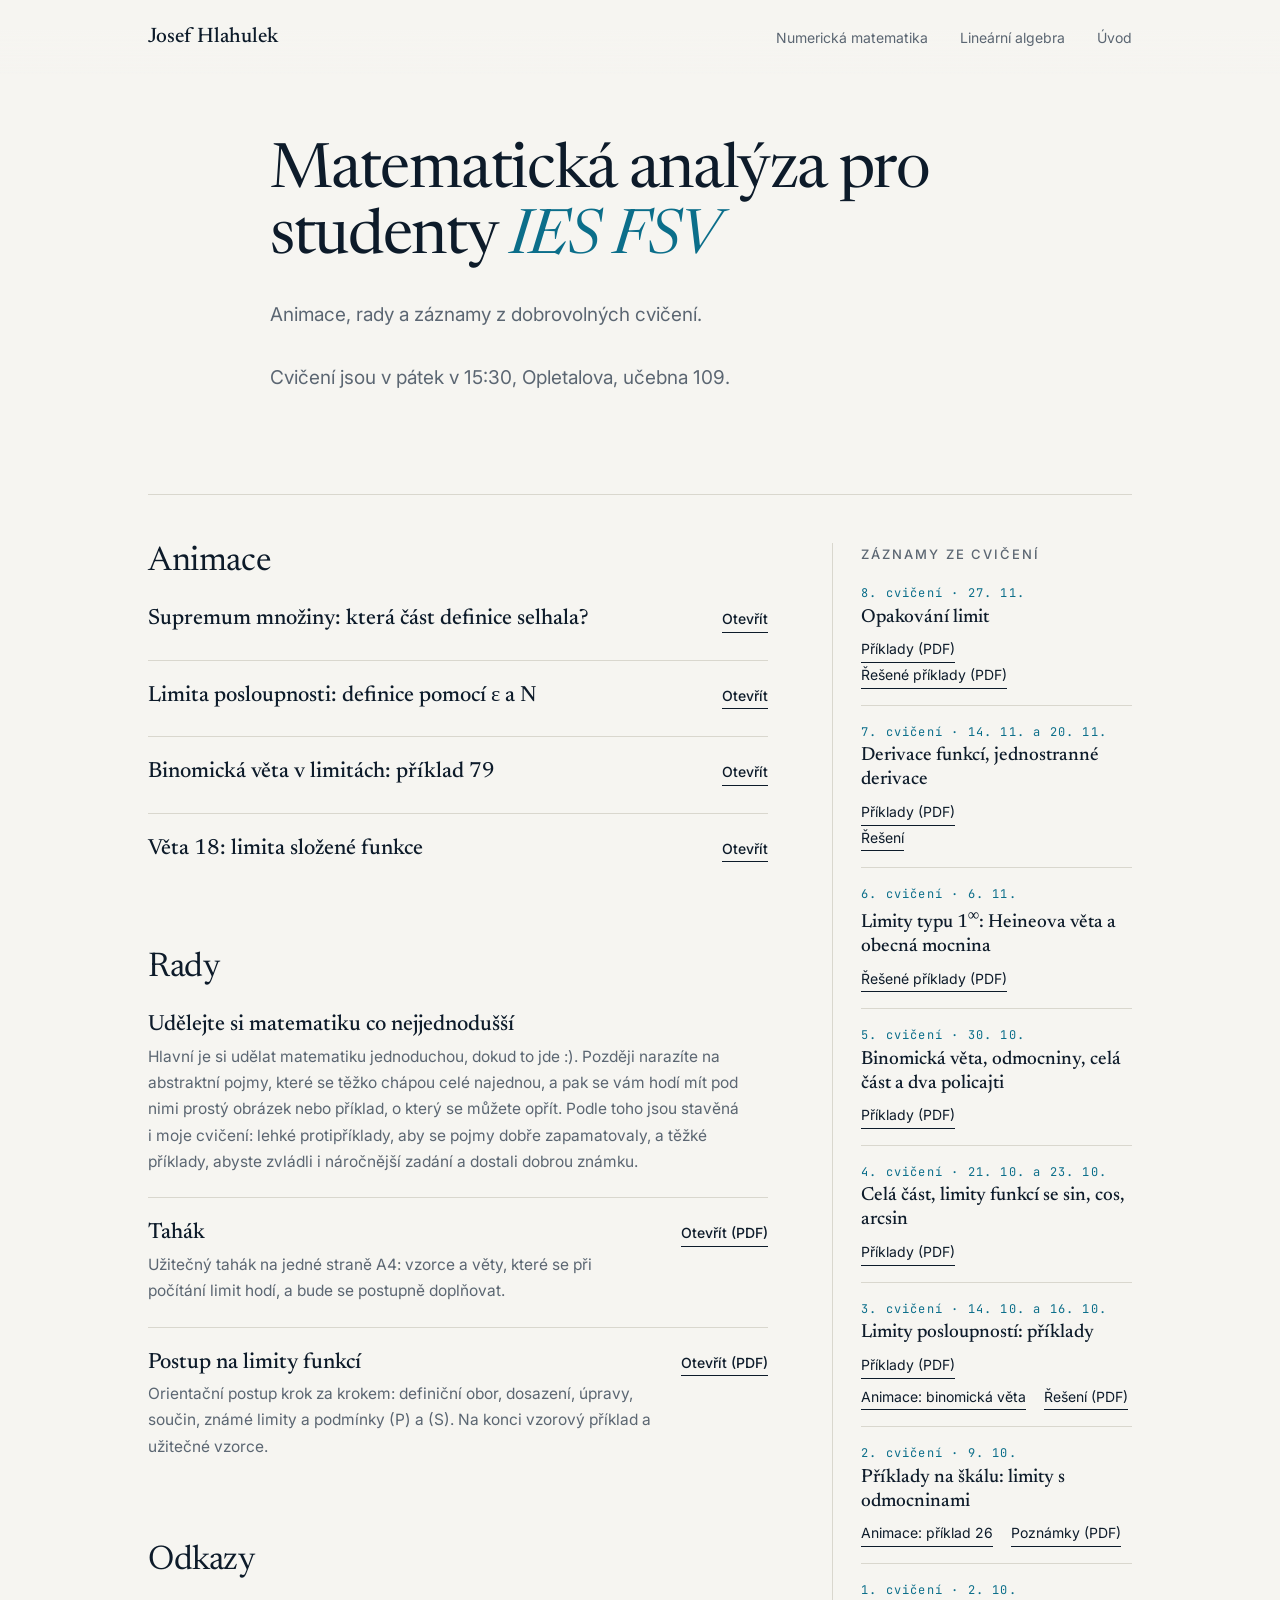
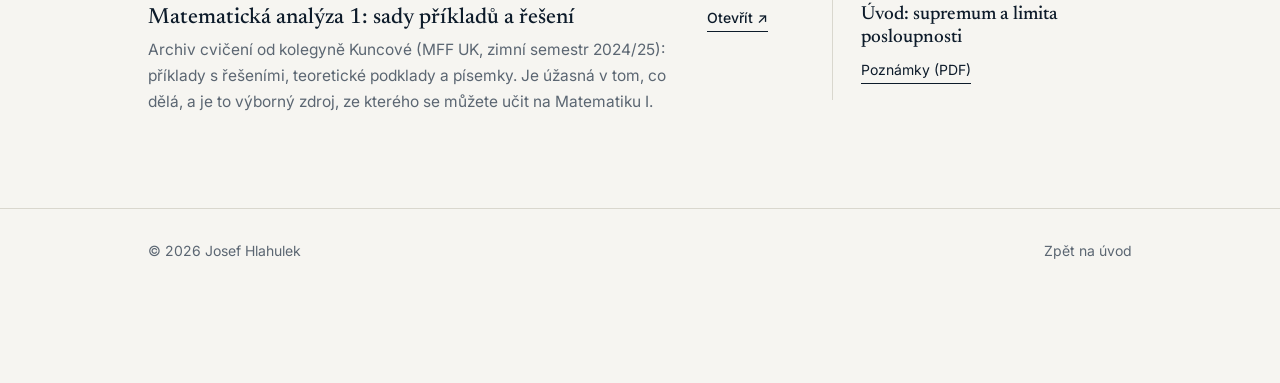
<file: cviceni.html>
<!doctype html>
<html lang="cs">
<head>
<meta charset="utf-8">
<meta name="viewport" content="width=device-width, initial-scale=1">
<title>Cvičení z matematické analýzy · Josef Hlahulek</title>
<meta name="description" content="Záznamy z cvičení, animace, rady a odkazy k dobrovolným cvičením z matematické analýzy pro studenty IES FSV UK.">
<meta name="theme-color" content="#f6f5f1">
<link rel="preconnect" href="https://fonts.googleapis.com">
<link rel="preconnect" href="https://fonts.gstatic.com" crossorigin>
<link href="https://fonts.googleapis.com/css2?family=Inter:wght@400;500;600&family=Newsreader:ital,opsz,wght@0,6..72,400;0,6..72,500;1,6..72,400&family=JetBrains+Mono:wght@400;500&display=swap" rel="stylesheet">
<link rel="stylesheet" href="assets/site.css">
</head>
<body>

<div class="page">
  <nav>
    <div class="wrap">
      <a class="logo" href="index.html">Josef Hlahulek</a>
      <ul>
        <li><a href="numericka-matematika.html">Numerická matematika</a></li>
        <li><a href="linearni-algebra.html">Lineární algebra</a></li>
        <li><a href="index.html">Úvod</a></li>
      </ul>
    </div>
  </nav>

  <header class="hero short" id="top">
    <div class="wrap">
      <h1 class="sm rv">Matematická analýza pro studenty <em>IES FSV</em></h1>
      <p class="lead rv">Animace, rady a záznamy z dobrovolných cvičení.</p>
      <p class="lead rv">Cvičení jsou v pátek v 15:30, Opletalova, učebna 109.</p>
    </div>
  </header>

  <main class="wrap">
    <div class="tlayout">

      <div class="tmain">

        <section id="animace">
          <h2 class="sec rv">Animace</h2>

          <!-- Nová animace: zkopíruj blok <article class="item rv"> … </article>, uprav název, popis a odkaz.
               Soubor s animací patří do složky animace/. -->
          <article class="item rv">
            <div>
              <h3>Supremum množiny: která část definice selhala?</h3>
            </div>
            <a class="go" href="animace/supremum.html">Otevřít</a>
          </article>

          <article class="item rv">
            <div>
              <h3>Limita posloupnosti: definice pomocí ε a N</h3>
            </div>
            <a class="go" href="animace/limita-posloupnosti.html">Otevřít</a>
          </article>

          <article class="item rv">
            <div>
              <h3>Binomická věta v limitách: příklad 79</h3>
            </div>
            <a class="go" href="animace/binomicka-veta.html">Otevřít</a>
          </article>

          <article class="item rv">
            <div>
              <h3>Věta 18: limita složené funkce</h3>
            </div>
            <a class="go" href="animace/limita-slozene-funkce.html">Otevřít</a>
          </article>
        </section>

        <section id="rady">
          <h2 class="sec rv">Rady</h2>

          <!-- Nová rada: zkopíruj blok <article class="item rv"> … </article> bez odkazu. -->
          <article class="item rv">
            <div>
              <h3>Udělejte si matematiku co nejjednodušší</h3>
              <p>Hlavní je si udělat matematiku jednoduchou, dokud to jde :). Později narazíte na abstraktní pojmy, které se těžko chápou celé najednou, a pak se vám hodí mít pod nimi prostý obrázek nebo příklad, o který se můžete opřít. Podle toho jsou stavěná i moje cvičení: lehké protipříklady, aby se pojmy dobře zapamatovaly, a těžké příklady, abyste zvládli i náročnější zadání a dostali dobrou známku.</p>
            </div>
          </article>

          <article class="item rv">
            <div>
              <h3>Tahák</h3>
              <p>Užitečný tahák na jedné straně A4: vzorce a věty, které se při počítání limit hodí, a bude se postupně doplňovat.</p>
            </div>
            <a class="go" href="materialy/tahak.pdf">Otevřít (PDF)</a>
          </article>

          <article class="item rv">
            <div>
              <h3>Postup na limity funkcí</h3>
              <p>Orientační postup krok za krokem: definiční obor, dosazení, úpravy, součin, známé limity a podmínky (P) a (S). Na konci vzorový příklad a užitečné vzorce.</p>
            </div>
            <a class="go" href="materialy/postup-na-limity.pdf">Otevřít (PDF)</a>
          </article>
        </section>

        <section id="odkazy">
          <h2 class="sec rv">Odkazy</h2>

          <!-- Nový odkaz: zkopíruj blok <article class="item rv"> … </article> a uprav href. -->
          <article class="item rv">
            <div>
              <h3>Matematická analýza 1: sady příkladů a řešení</h3>
              <p>Archiv cvičení od kolegyně Kuncové (MFF UK, zimní semestr 2024/25): příklady s řešeními, teoretické podklady a písemky. Je úžasná v tom, co dělá, a je to výborný zdroj, ze kterého se můžete učit na Matematiku I.</p>
            </div>
            <a class="go" href="https://www2.karlin.mff.cuni.cz/~kuncova/historie33.php" target="_blank" rel="noopener">Otevřít ↗</a>
          </article>
        </section>

      </div>

      <aside class="side" aria-label="Záznamy ze cvičení">
        <div class="k">Záznamy ze cvičení</div>

        <!-- Nové cvičení: zkopíruj blok <div class="sess"> … </div> a vlož ho NAD ten nejstarší (nejnovější nahoře).
             PDF nahraj do složky materialy/. Odkazy, které ještě nemáš, prostě vynech. -->
        <div class="sess">
          <div class="date">8. cvičení · 27. 11.</div>
          <h3>Opakování limit</h3>
          <div class="lk"><a href="materialy/8-cviceni-priklady.pdf">Příklady (PDF)</a></div>
          <div class="lk"><a href="materialy/8-cviceni-reseni.pdf">Řešené příklady (PDF)</a></div>
        </div>
        <div class="sess">
          <div class="date">7. cvičení · 14. 11. a 20. 11.</div>
          <h3>Derivace funkcí, jednostranné derivace</h3>
          <div class="lk"><a href="materialy/7-cviceni-priklady.pdf">Příklady (PDF)</a></div>
          <div class="lk"><a href="cviceni-7-reseni.html">Řešení</a></div>
        </div>
        <div class="sess">
          <div class="date">6. cvičení · 6. 11.</div>
          <h3>Limity typu 1<sup>∞</sup>: Heineova věta a obecná mocnina</h3>
          <div class="lk">
            <a href="materialy/6-cviceni-reseni.pdf">Řešené příklady (PDF)</a>
          </div>
        </div>

        <div class="sess">
          <div class="date">5. cvičení · 30. 10.</div>
          <h3>Binomická věta, odmocniny, celá část a dva policajti</h3>
          <div class="lk">
            <a href="materialy/5-cviceni-priklady.pdf">Příklady (PDF)</a>
          </div>
        </div>

        <div class="sess">
          <div class="date">4. cvičení · 21. 10. a 23. 10.</div>
          <h3>Celá část, limity funkcí se sin, cos, arcsin</h3>
          <div class="lk">
            <a href="materialy/4-cviceni-priklady.pdf">Příklady (PDF)</a>
          </div>
        </div>

        <div class="sess">
          <div class="date">3. cvičení · 14. 10. a 16. 10.</div>
          <h3>Limity posloupností: příklady</h3>
          <div class="lk">
            <a href="materialy/3-cviceni-priklady.pdf">Příklady (PDF)</a>
            <a href="animace/binomicka-veta.html">Animace: binomická věta</a>
            <a href="materialy/3-cviceni-reseni.pdf">Řešení (PDF)</a>
          </div>
        </div>

        <div class="sess">
          <div class="date">2. cvičení · 9. 10.</div>
          <h3>Příklady na škálu: limity s odmocninami</h3>
          <div class="lk">
            <a href="animace/priklad-26.html">Animace: příklad 26</a>
            <a href="materialy/skala-a-obecny-postup.pdf">Poznámky (PDF)</a>
          </div>
        </div>

        <div class="sess">
          <div class="date">1. cvičení · 2. 10.</div>
          <h3>Úvod: supremum a limita posloupnosti</h3>
          <div class="lk">
            <a href="materialy/uvod-supremum-limita-posloupnosti.pdf">Poznámky (PDF)</a>
          </div>
        </div>
      </aside>

    </div>
  </main>

  <footer>
    <div class="wrap">
      <span>© <span id="y"></span> Josef Hlahulek</span>
      <a href="index.html">Zpět na úvod</a>
    </div>
  </footer>
</div>

<script src="assets/site.js"></script>
</body>
</html>
</file>
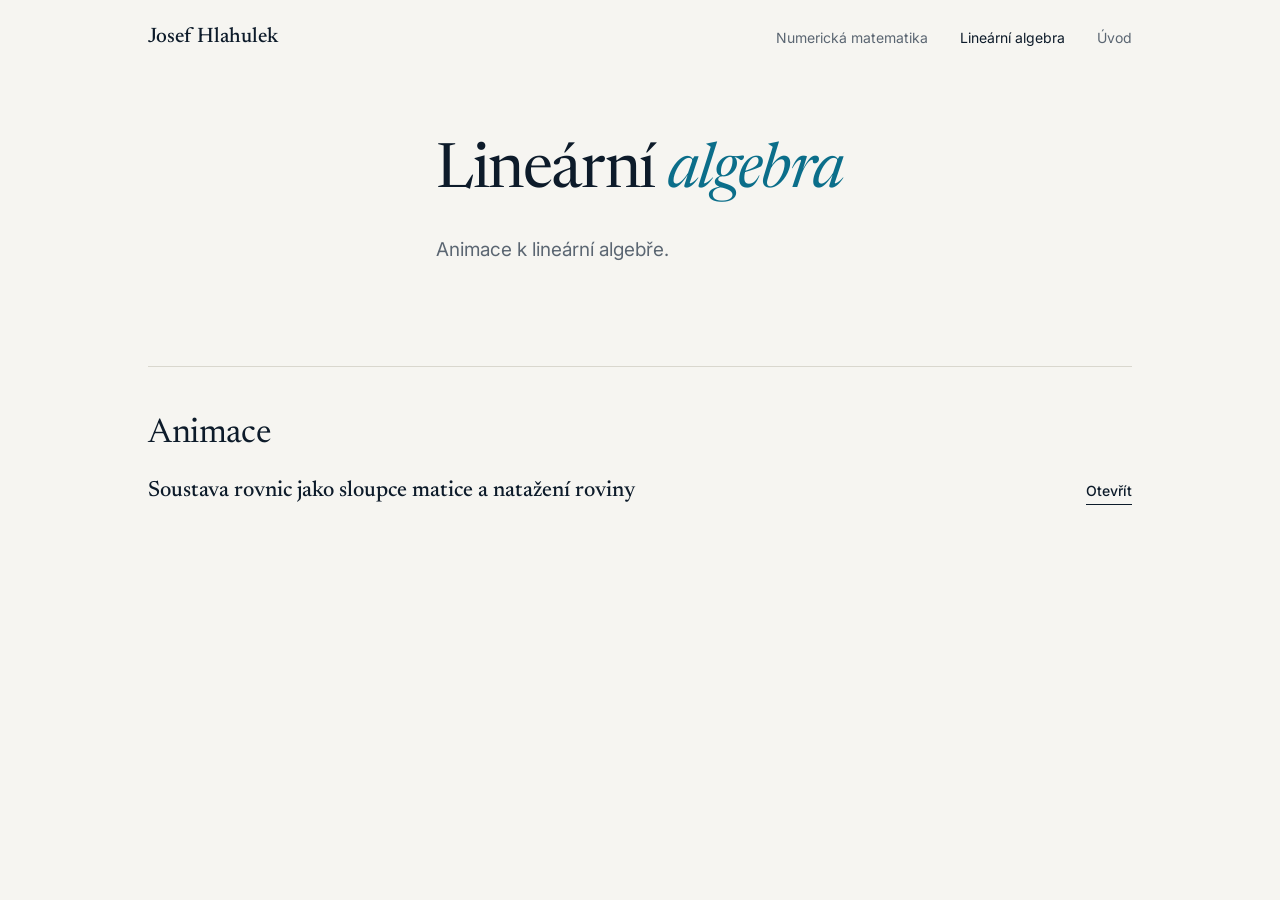
<file: linearni-algebra.html>
<!doctype html>
<html lang="cs">
<head>
<meta charset="utf-8">
<meta name="viewport" content="width=device-width, initial-scale=1">
<title>Lineární algebra · Josef Hlahulek</title>
<meta name="description" content="Interaktivní animace: soustava dvou rovnic jako kombinace sloupců matice a natažení roviny maticí.">
<meta name="theme-color" content="#f6f5f1">
<link rel="preconnect" href="https://fonts.googleapis.com">
<link rel="preconnect" href="https://fonts.gstatic.com" crossorigin>
<link href="https://fonts.googleapis.com/css2?family=Inter:wght@400;500;600&family=Newsreader:ital,opsz,wght@0,6..72,400;0,6..72,500;1,6..72,400&family=JetBrains+Mono:wght@400;500&display=swap" rel="stylesheet">
<link rel="stylesheet" href="assets/site.css">
<style>
  nav ul a.cur { color: var(--ink); }
</style>
</head>
<body>
<div class="page">
  <nav>
    <div class="wrap">
      <a class="logo" href="index.html">Josef Hlahulek</a>
      <ul>
        <li><a href="numericka-matematika.html">Numerická matematika</a></li>
        <li><a class="cur" href="linearni-algebra.html">Lineární algebra</a></li>
        <li><a href="index.html">Úvod</a></li>
      </ul>
    </div>
  </nav>

  <header class="hero short" id="top">
    <div class="wrap">
      <h1 class="sm rv">Lineární <em>algebra</em></h1>
      <p class="lead rv">Animace k lineární algebře.</p>
    </div>
  </header>

  <main class="wrap">
    <div class="tlayout" style="grid-template-columns:1fr">
      <div class="tmain">
        <section id="animace">
          <h2 class="sec rv">Animace</h2>

          <!-- Nová animace: zkopíruj blok <article class="item rv"> … </article>, uprav název a odkaz.
               Soubor s animací patří do složky animace/. -->
          <article class="item rv">
            <div>
              <h3>Soustava rovnic jako sloupce matice a natažení roviny</h3>
            </div>
            <a class="go" href="animace/linearni-sloupce-matice.html">Otevřít</a>
          </article>
        </section>
      </div>
    </div>
  </main>
</div>

<script src="assets/site.js"></script>
</body>
</html>
</file>
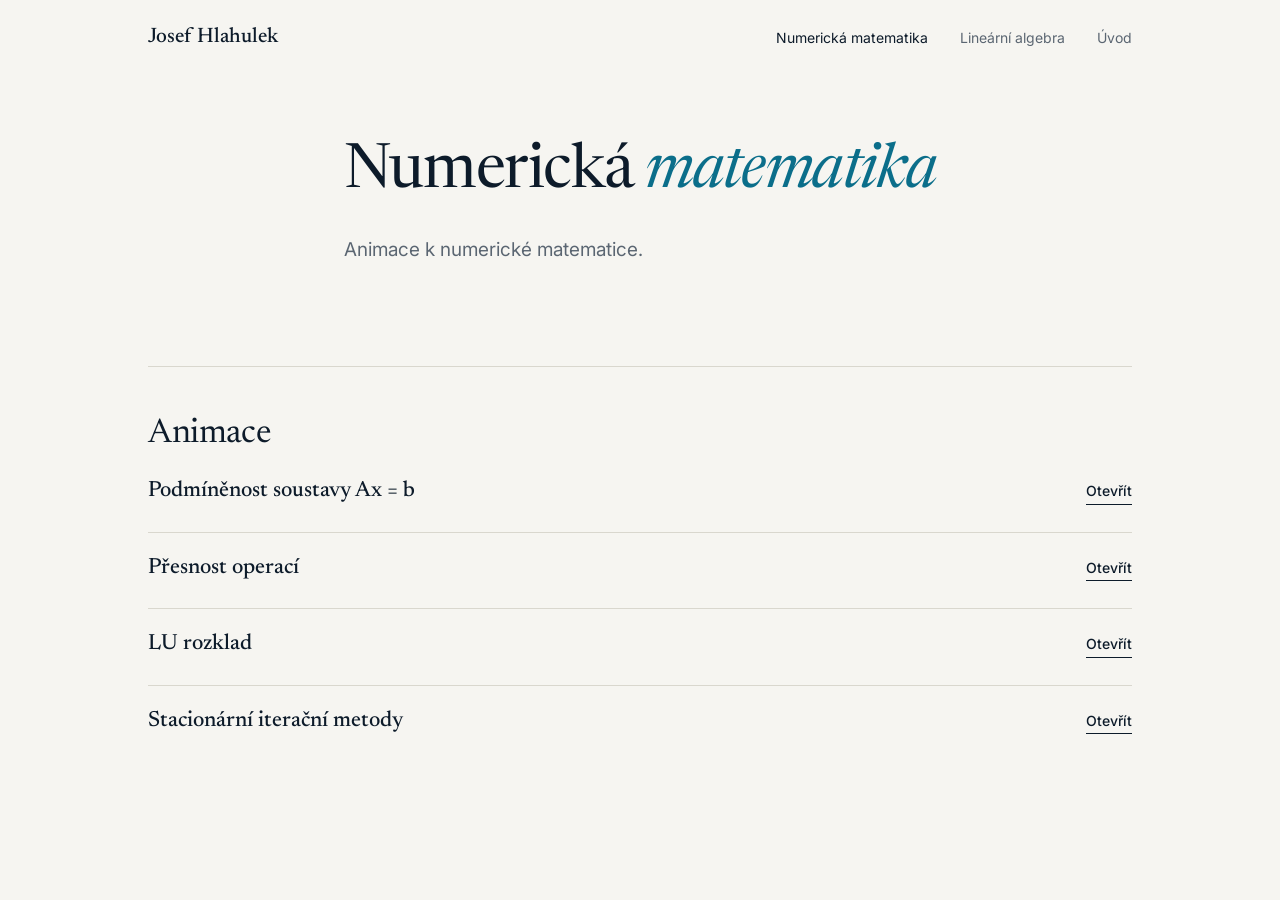
<file: numericka-matematika.html>
<!doctype html>
<html lang="cs">
<head>
<meta charset="utf-8">
<meta name="viewport" content="width=device-width, initial-scale=1">
<title>Numerická matematika · Josef Hlahulek</title>
<meta name="description" content="Animace k numerické matematice.">
<meta name="theme-color" content="#f6f5f1">
<link rel="preconnect" href="https://fonts.googleapis.com">
<link rel="preconnect" href="https://fonts.gstatic.com" crossorigin>
<link href="https://fonts.googleapis.com/css2?family=Inter:wght@400;500;600&family=Newsreader:ital,opsz,wght@0,6..72,400;0,6..72,500;1,6..72,400&family=JetBrains+Mono:wght@400;500&display=swap" rel="stylesheet">
<link rel="stylesheet" href="assets/site.css">
<style>
  nav ul a.cur { color: var(--ink); }
</style>
</head>
<body>
<div class="page">
  <nav>
    <div class="wrap">
      <a class="logo" href="index.html">Josef Hlahulek</a>
      <ul>
        <li><a class="cur" href="numericka-matematika.html">Numerická matematika</a></li>
        <li><a href="linearni-algebra.html">Lineární algebra</a></li>
        <li><a href="index.html">Úvod</a></li>
      </ul>
    </div>
  </nav>

  <header class="hero short" id="top">
    <div class="wrap">
      <h1 class="sm rv">Numerická <em>matematika</em></h1>
      <p class="lead rv">Animace k numerické matematice.</p>
    </div>
  </header>

  <main class="wrap">
    <div class="tlayout" style="grid-template-columns:1fr">
      <div class="tmain">
        <section id="animace">
          <h2 class="sec rv">Animace</h2>

          <!-- Nová animace: zkopíruj blok <article class="item rv"> … </article>, uprav název a odkaz.
               Soubor s animací patří do složky animace/. -->
          <article class="item rv">
            <div>
              <h3>Podmíněnost soustavy Ax = b</h3>
            </div>
            <a class="go" href="animace/podminenost-soustavy.html">Otevřít</a>
          </article>
          <article class="item rv">
            <div>
              <h3>Přesnost operací</h3>
            </div>
            <a class="go" href="animace/presnost-operaci.html">Otevřít</a>
          </article>
          <article class="item rv">
            <div>
              <h3>LU rozklad</h3>
            </div>
            <a class="go" href="animace/lu-rozklad.html">Otevřít</a>
          </article>
          <article class="item rv">
            <div>
              <h3>Stacionární iterační metody</h3>
            </div>
            <a class="go" href="animace/stacionarni-metody.html">Otevřít</a>
          </article>
        </section>
      </div>
    </div>
  </main>
</div>

<script src="assets/site.js"></script>
</body>
</html>
</file>
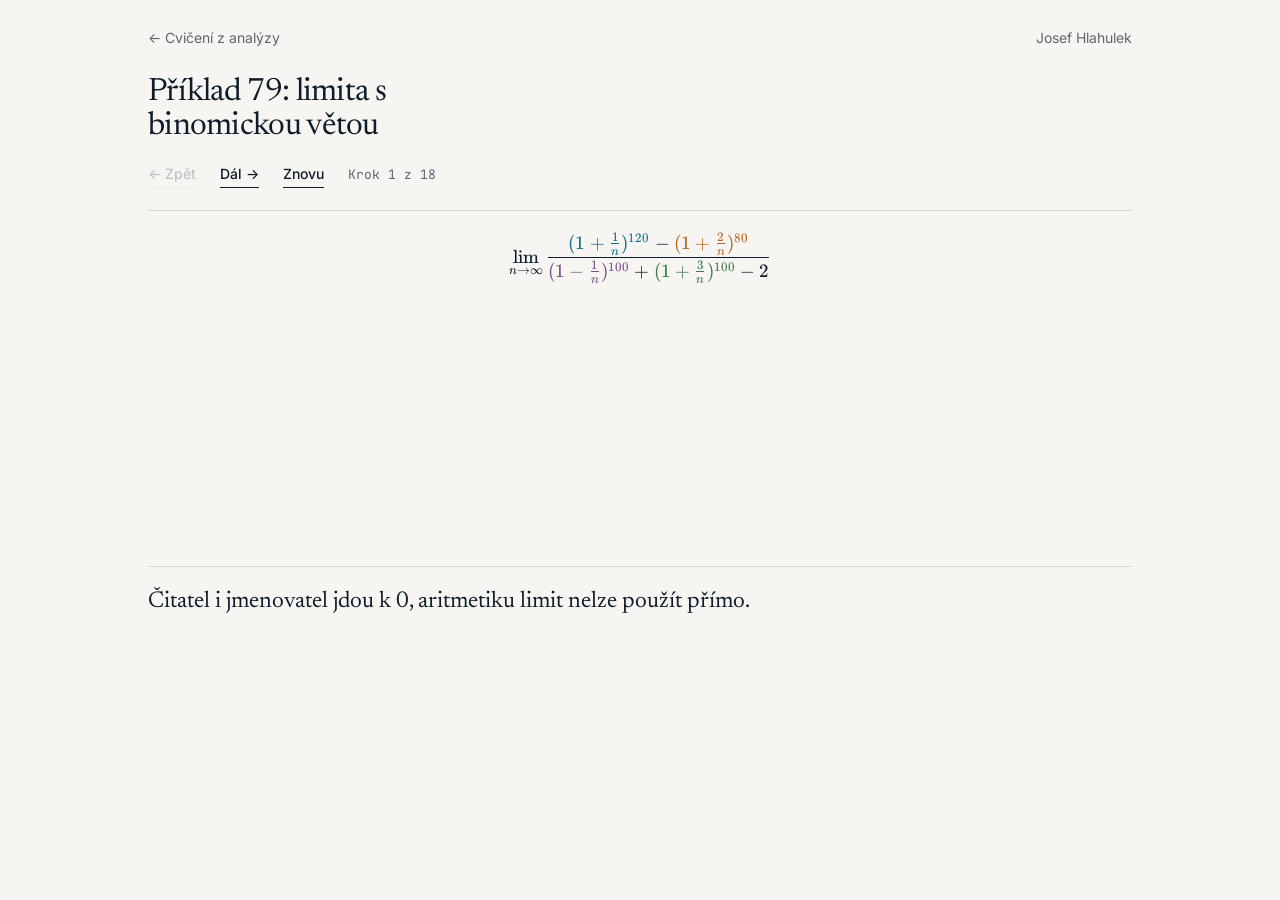
<file: animace/binomicka-veta.html>
<!doctype html>
<html lang="cs">
<head>
<meta charset="utf-8">
<meta name="viewport" content="width=device-width, initial-scale=1">
<title>Binomická věta v limitách · Josef Hlahulek</title>
<meta name="description" content="Animace řešení limity pomocí binomické věty: rozvoj závorek, zbytkové členy a Heineho věta.">
<meta name="theme-color" content="#f6f5f1">
<link rel="preconnect" href="https://fonts.googleapis.com">
<link rel="preconnect" href="https://fonts.gstatic.com" crossorigin>
<link href="https://fonts.googleapis.com/css2?family=Inter:wght@400;500;600&family=Newsreader:ital,opsz,wght@0,6..72,400;0,6..72,500;1,6..72,400&family=JetBrains+Mono:wght@400;500&display=swap" rel="stylesheet">
<link rel="stylesheet" href="../assets/katex/katex.min.css">
<link rel="stylesheet" href="../assets/site.css">
<style>
  body { padding-bottom: 80px; }
  .top { display: flex; justify-content: space-between; align-items: center; height: 76px; font-size: 14px; color: var(--muted); }
  .top a:hover { color: var(--ink); }
  .tools { display: flex; gap: 8px 24px; flex-wrap: wrap; align-items: baseline; font-size: 14px; color: var(--muted); margin: 0 0 22px; }
  .link { background: none; border: 0; border-bottom: 1px solid var(--ink); padding: 0 0 1px; font: inherit; font-size: 14px; font-weight: 500;
          cursor: pointer; color: var(--ink); transition: color .2s, border-color .2s; }
  .link:hover { color: var(--accent); border-color: var(--accent); }
  .link[disabled] { opacity: .35; cursor: default; border-color: var(--line); color: var(--muted); }
  .stepno { font-family: var(--mono); font-size: 13px; color: var(--muted); }
  h1.t { font-family: var(--serif); font-weight: 400; font-size: clamp(24px, 3vw, 32px); margin: 0 0 18px; }
  .katex { font-size: 1.12em; }

  .board { border-top: 1px solid var(--line); border-bottom: 1px solid var(--line); padding: 20px 0; min-height: 21em; }
  .ln { margin: 0 0 14px; overflow-x: auto; overflow-y: hidden; padding: 2px 0; }
  .ln.new { animation: fin .6s ease both; }
  .ln .katex-display { margin: 0; text-align: left; }
  .chk { display: flex; gap: 14px; align-items: baseline; margin: 0 0 10px; }
  .chk .ok { color: var(--accent); font-weight: 600; min-width: 1.2em; }
  .chk .tx { font-family: var(--serif); font-size: clamp(17px, 2vw, 20px); color: var(--ink); }
  .thm { font-family: var(--serif); font-size: clamp(16px, 1.9vw, 19px); line-height: 1.55; color: var(--muted); max-width: 84ch; margin: 0 0 16px; padding-left: 16px; border-left: 2px solid var(--line); }
  .thm .katex { font-size: 1em; }
  .thm b { font-weight: 500; color: var(--ink); }
  .cap { font-family: var(--serif); font-size: clamp(19px, 2.4vw, 23px); line-height: 1.5; color: var(--ink); max-width: 80ch; padding-top: 18px; min-height: 3.2em; transition: opacity .25s ease; }
  .cap.sw { opacity: 0; }
  .more { margin-top: 10px; }
  .moreBox { margin-top: 14px; padding-left: 16px; border-left: 2px solid var(--accent); font-family: var(--serif); font-size: clamp(17px, 2vw, 20px); line-height: 1.55; color: var(--ink); max-width: 80ch; }
  .moreBox p { margin: 0 0 8px; }
  .moreBox .katex { font-size: 1.04em; }
  @keyframes fin { from { opacity: 0; transform: translateY(8px); } to { opacity: 1; transform: none; } }
  @media (prefers-reduced-motion: reduce) { .ln.new { animation: none; } }
</style>
</head>
<body>
<div class="wrap">
  <div class="top">
    <a href="../cviceni.html">← Cvičení z analýzy</a>
    <a href="../index.html">Josef Hlahulek</a>
  </div>

  <h1 class="t">Příklad 79: limita s binomickou větou</h1>

  <div class="tools">
    <button class="link" id="prev" type="button">← Zpět</button>
    <button class="link" id="next" type="button">Dál →</button>
    <button class="link" id="again" type="button">Znovu</button>
    <span class="stepno" id="stepno"></span>
  </div>

  <div class="board" id="board"></div>
  <div class="cap" id="cap"></div>
  <div class="more" id="more" hidden>
    <button class="link" id="moreBtn" type="button" aria-expanded="false">Co je p(y)?</button>
    <div class="moreBox" id="moreBox" hidden></div>
  </div>
</div>

<script src="../assets/katex/katex.min.js"></script>
<script>
(function () {
  var T = String.raw;
  var C1 = '#0b6e8a', C2 = '#b5651d', C3 = '#7a4e8a', C4 = '#3d7a52';
  function col(c, s) { return '\\textcolor{' + c + '}{' + s + '}'; }
  function D(s) { return { d: true, t: s }; }          // display formula line
  function H(s) { return { d: false, t: s }; }          // html line (with inline $..$)

  /* --- the four brackets, each with its own colour --- */
  var a1 = col(C1, T`(1+\tfrac1n)^{120}`), a2 = col(C2, T`(1+\tfrac2n)^{80}`),
      a3 = col(C3, T`(1-\tfrac1n)^{100}`), a4 = col(C4, T`(1+\tfrac3n)^{100}`);

  var L = {
    lim: D(T`\lim_{n\to\infty}\dfrac{${a1}-${a2}}{${a3}+${a4}-2}`),

    bin0: D(T`(1+x)^m=\binom m0+\binom m1\,x+\binom m2\,x^2+\dots+\binom mm\,x^m`),
    bin1: D(T`(1+x)^m=\textcolor{${C1}}{\binom m0}+\binom m1\,x+\binom m2\,x^2+\dots+\binom mm\,x^m`),
    bin2: D(T`(1+x)^m=\binom m0+\textcolor{${C1}}{\binom m1\,x}+\binom m2\,x^2+\dots+\binom mm\,x^m`),
    bin3: D(T`(1+x)^m=\binom m0+\binom m1\,x+\textcolor{${C1}}{\binom m2\,x^2+\dots+\binom mm\,x^m}`),

    s1: D(T`${col(C1, T`(1+\tfrac1n)^{120}`)}=\underbrace{\tbinom{120}{0}}_{1}+\dots`),
    s2: D(T`${col(C1, T`(1+\tfrac1n)^{120}`)}=1+\underbrace{\tbinom{120}{1}\tfrac1n}_{120/n}+\dots`),
    s3: D(T`${col(C1, T`(1+\tfrac1n)^{120}`)}=1+\tfrac{120}{n}+\underbrace{\tbinom{120}{2}\tfrac1{n^2}+\tbinom{120}{3}\tfrac1{n^3}+\dots}_{Z_n}`),

    r1: D(col(C1, T`(1+\tfrac1n)^{120}=1+\tfrac{120}{n}+Z_n`)),
    r2: D(col(C2, T`(1+\tfrac2n)^{80}=1+\tfrac{160}{n}+Y_n`)),
    r3: D(col(C3, T`(1-\tfrac1n)^{100}=1-\tfrac{100}{n}+G_n`)),
    r4: D(col(C4, T`(1+\tfrac3n)^{100}=1+\tfrac{300}{n}+H_n`)),

    sub: D(T`\lim_{n\to\infty}\dfrac{${col(C1, T`\bigl(1+\tfrac{120}{n}+Z_n\bigr)`)}-${col(C2, T`\bigl(1+\tfrac{160}{n}+Y_n\bigr)`)}}{${col(C3, T`\bigl(1-\tfrac{100}{n}+G_n\bigr)`)}+${col(C4, T`\bigl(1+\tfrac{300}{n}+H_n\bigr)`)}-2}`),
    canc: D(T`\lim_{n\to\infty}\dfrac{${col(C1, T`\cancel{1}+\tfrac{120}{n}+Z_n`)}${col(C2, T`-\cancel{1}-\tfrac{160}{n}-Y_n`)}}{${col(C3, T`\cancel{1}-\tfrac{100}{n}+G_n`)}${col(C4, T`+\cancel{1}+\tfrac{300}{n}+H_n`)}-\cancel{2}}`),
    simp: D(T`\lim_{n\to\infty}\dfrac{-\frac{40}{n}+Z_n-Y_n}{\frac{200}{n}+G_n+H_n}`),
    fac: D(T`\lim_{n\to\infty}\dfrac{\frac1n\bigl(-40+nZ_n-nY_n\bigr)}{\frac1n\bigl(200+nG_n+nH_n\bigr)}=\lim_{n\to\infty}\dfrac{-40+nZ_n-nY_n}{200+nG_n+nH_n}`),

    heine: H('<div class="thm"><b>Heineho věta.</b> Je-li $\\lim_{y\\to0^+}F(y)=L$ a $y_n\\to0$, $y_n\\in D(F)$, $y_n>0$, pak $F(y_n)\\to L$. Zde $y_n=\\tfrac1n$ a $F(y)=\\dfrac{(1+y)^{120}-(1+2y)^{80}}{(1-y)^{100}+(1+3y)^{100}-2}$.</div>'),
    c1: H('<div class="chk"><span class="ok">✓</span><span class="tx">$y_n=\\tfrac1n\\to0$</span></div>'),
    c2: H('<div class="chk"><span class="ok">✓</span><span class="tx">$y_n>0$, tedy $y_n\\ne0$</span></div>'),
    c3: H('<div class="chk"><span class="ok">✓</span><span class="tx">$F$ je definována na $(0,\\delta)$: jmenovatel $=200\\,y+y^2q(y)=y\\,\\bigl(200+y\\,q(y)\\bigr)\\ne0$ pro malé $y>0$</span></div>'),

    poly: D(T`${col(C1, T`Z(y)=\tbinom{120}{2}y^2+\dots+y^{120}=y^2\,p_1(y)`)}\qquad ${col(C2, T`Y(y)=y^2\,p_2(y)`)}\qquad ${col(C3, T`G(y)=y^2\,p_3(y)`)}\qquad ${col(C4, T`H(y)=y^2\,p_4(y)`)}`),
    F: D(T`F(y)=\dfrac{-40\,y+y^2p_1(y)-y^2p_2(y)}{200\,y+y^2p_3(y)+y^2p_4(y)}=\dfrac{-40+y\,\bigl(p_1-p_2\bigr)(y)}{200+y\,\bigl(p_3+p_4\bigr)(y)}`),
    res: D(T`\lim_{y\to0^+}F(y)\overset{\mathrm{AL}}{=}\dfrac{-40+0}{200+0}=-\dfrac15`),
    fin: D(T`\lim_{n\to\infty}\dfrac{\bigl(1+\frac1n\bigr)^{120}-\bigl(1+\frac2n\bigr)^{80}}{\bigl(1-\frac1n\bigr)^{100}+\bigl(1+\frac3n\bigr)^{100}-2}=-\dfrac15`)
  };

  var S = [
    { cap: 'Čitatel i jmenovatel jdou k 0, aritmetiku limit nelze použít přímo.', show: ['lim'] },
    { cap: 'Každou závorku rozvineme podle binomické věty, $x=\\tfrac1n$.', show: ['lim', 'bin0'] },
    { cap: '$k=0$: první člen je vždy 1.', show: ['bin1', 's1'] },
    { cap: '$k=1$: dostaneme $m\\,x$, tady $120\\cdot\\tfrac1n$.', show: ['bin2', 's2'] },
    { cap: 'Od $k=2$ je všechno v $\\tfrac1{n^2},\\tfrac1{n^3},\\dots$ Tomu říkáme zbytek $Z_n$.', show: ['bin3', 's3'] },
    { cap: 'Stejně rozvineme i ostatní závorky.', show: ['r1', 'r2', 'r3', 'r4'] },
    { cap: 'Dosadíme do limity.', show: ['sub'] },
    { cap: 'Jedničky a dvojka se odečtou.', show: ['canc'] },
    { cap: 'Zůstal dominantní člen $\\tfrac1n$ a zbytky.', show: ['simp'] },
    { cap: 'Vytkneme $\\tfrac1n$ a zkrátíme.', show: ['fac'] },
    { cap: 'Zbývá ukázat, že $nZ_n,\\ nY_n,\\ nG_n,\\ nH_n\\to0$. Použijeme substituci $y=\\tfrac1n$.', show: ['fac', 'heine'] },
    { cap: 'Nejdřív ověříme předpoklady Heineho věty.', show: ['heine', 'c1'] },
    { cap: 'Druhý předpoklad.', show: ['heine', 'c1', 'c2'] },
    { cap: 'Třetí předpoklad: $F$ musí být definována na prstencovém okolí 0.', show: ['heine', 'c1', 'c2', 'c3'] },
    { cap: 'Limita se změnila na $y\\to0^+$. Zbytky jsou polynomy s nejnižší mocninou $y^2$.', show: ['poly'] },
    { cap: 'Vytkneme $y$ a zkrátíme.', show: ['poly', 'F'] },
    { cap: 'Polynom je spojitý v 0, takže $y\\,p(y)\\to0\\cdot p(0)=0$. Použijeme AL.', show: ['res'] },
    { cap: 'Podle Heineho věty je limita posloupnosti stejná. Příklad 85 se řeší stejně.', show: ['fin'] }
  ];

  var board = document.getElementById('board'), cap = document.getElementById('cap'), stepno = document.getElementById('stepno');
  var nodes = {}, cur = -1;
  function rich(s) {
    return s.replace(/\$([^$]+)\$/g, function (_, m) { try { return katex.renderToString(m, { throwOnError: false }); } catch (e) { return m; } });
  }
  function build(k) {
    var l = L[k], el = document.createElement('div');
    el.className = 'ln';
    if (l.d) el.innerHTML = katex.renderToString(l.t, { displayMode: true, throwOnError: false, trust: false });
    else el.innerHTML = rich(l.t);
    return el;
  }
  function render(i, quick) {
    var s = S[i], prev = cur >= 0 ? S[cur].show : [];
    cur = i;
    board.innerHTML = '';
    s.show.forEach(function (k) {
      var el = build(k);
      if (!quick && prev.indexOf(k) < 0) el.classList.add('new');
      board.appendChild(el);
    });
    function put() { cap.innerHTML = rich(s.cap); cap.classList.remove('sw'); }
    if (quick) put(); else { cap.classList.add('sw'); setTimeout(put, 200); }
    more.hidden = i < 14; if (i < 14) { moreBox.hidden = true; moreBtn.setAttribute('aria-expanded', false); }
    stepno.textContent = 'Krok ' + (i + 1) + ' z ' + S.length;
    document.getElementById('prev').disabled = i === 0;
    document.getElementById('next').disabled = i === S.length - 1;
  }
  var MORE = [
    'Zbytek po rozvoji první závorky je $Z(y)=\\binom{120}{2}y^2+\\binom{120}{3}y^3+\\dots+y^{120}$.',
    'Každý jeho člen obsahuje alespoň $y^2$, takže $y^2$ vytkneme: $Z(y)=y^2\\Bigl(\\tbinom{120}{2}+\\tbinom{120}{3}\\,y+\\dots+y^{118}\\Bigr)=y^2\\,p_1(y)$.',
    '$p_1(y)$ je jen název pro závorku, tedy polynom. Polynom je spojitý v 0, takže $p_1(0)=\\binom{120}{2}$ je konečné číslo a $y\\,p_1(y)\\to0\\cdot p_1(0)=0$.',
    'Stejně vznikají $p_2,p_3,p_4$ ze zbytků ostatních závorek.'
  ];
  var more = document.getElementById('more'), moreBtn = document.getElementById('moreBtn'), moreBox = document.getElementById('moreBox');
  moreBox.innerHTML = MORE.map(function (t) { return '<p>' + rich(t) + '</p>'; }).join('');
  moreBtn.addEventListener('click', function () {
    var open = moreBox.hidden; moreBox.hidden = !open; moreBtn.setAttribute('aria-expanded', open);
  });
  document.getElementById('again').addEventListener('click', function () { render(0, true); });
  document.getElementById('prev').addEventListener('click', function () { if (cur > 0) render(cur - 1, true); });
  document.getElementById('next').addEventListener('click', function () { if (cur < S.length - 1) render(cur + 1); });
  document.addEventListener('keydown', function (e) {
    if (e.key === 'ArrowRight') document.getElementById('next').click();
    else if (e.key === 'ArrowLeft') document.getElementById('prev').click();
    else if (e.key === ' ' && e.target === document.body) { e.preventDefault(); document.getElementById('next').click(); }
  });
  render(0, true);
})();
</script>
</body>
</html>
</file>
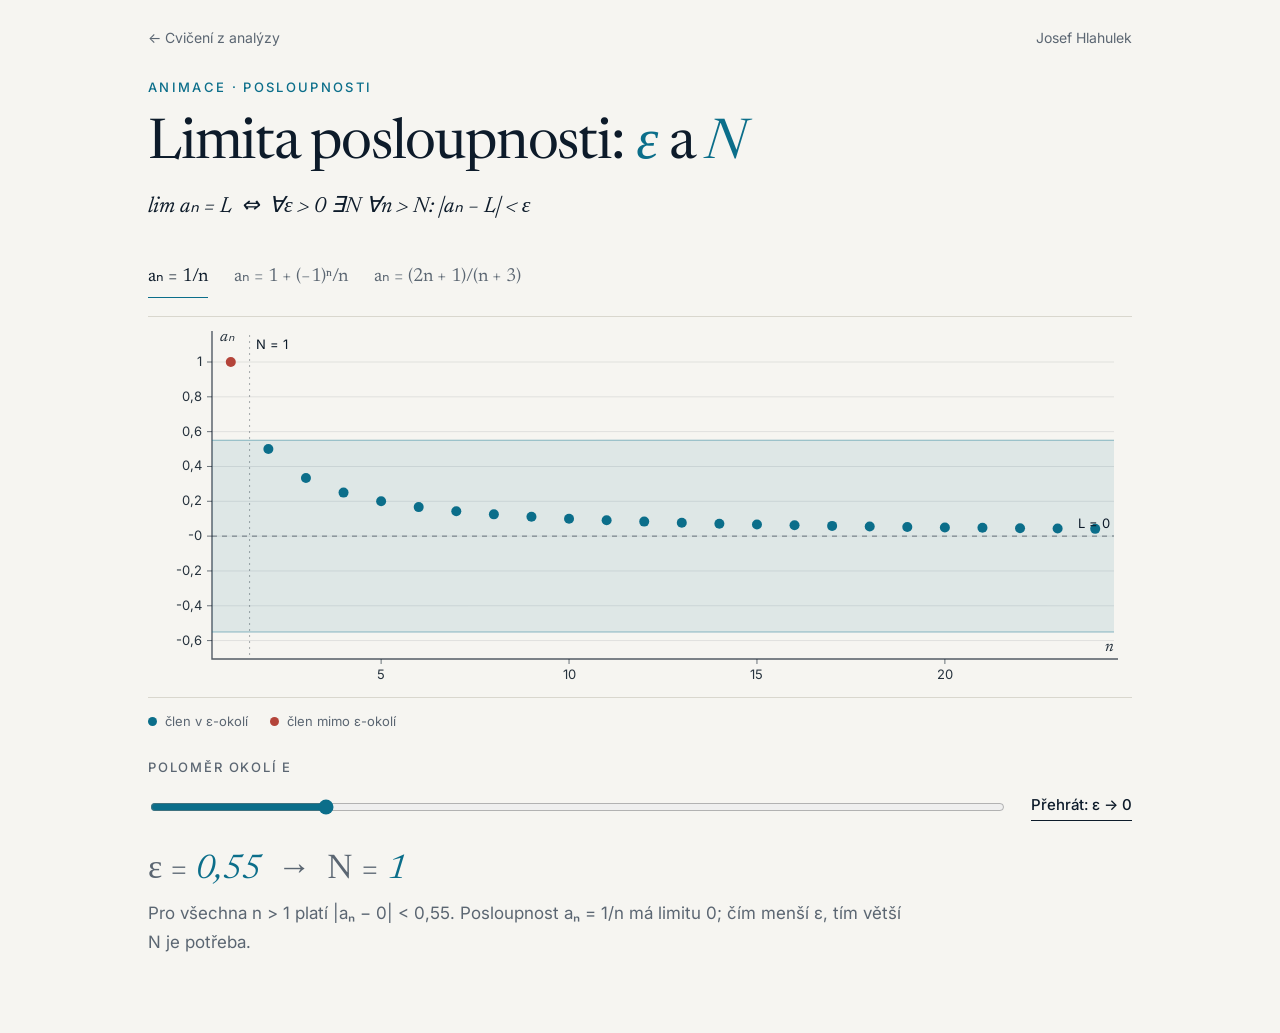
<file: animace/limita-posloupnosti.html>
<!doctype html>
<html lang="cs">
<head>
<meta charset="utf-8">
<meta name="viewport" content="width=device-width, initial-scale=1">
<title>Limita posloupnosti (ε–N) · Josef Hlahulek</title>
<meta name="description" content="Interaktivní animace definice limity posloupnosti pomocí ε a N.">
<meta name="theme-color" content="#f6f5f1">
<link rel="preconnect" href="https://fonts.googleapis.com">
<link rel="preconnect" href="https://fonts.gstatic.com" crossorigin>
<link href="https://fonts.googleapis.com/css2?family=Inter:wght@400;500;600&family=Newsreader:ital,opsz,wght@0,6..72,400;0,6..72,500;1,6..72,400&family=JetBrains+Mono:wght@400;500&display=swap" rel="stylesheet">
<link rel="stylesheet" href="../assets/site.css">
<style>
  body { padding-bottom: 60px; }
  .top { display: flex; justify-content: space-between; align-items: center; height: 76px; font-size: 14px; color: var(--muted); }
  .top a:hover { color: var(--ink); }
  h1 { font-size: clamp(32px, 5vw, 56px); max-width: 22ch; margin: 18px 0 14px; }
  .def { font-family: var(--serif); font-style: italic; font-size: clamp(18px, 2.4vw, 22px); margin: 0 0 30px; max-width: none; }
  .tabs { display: flex; gap: 26px; flex-wrap: wrap; margin: 0 0 6px; }
  .tab { background: none; border: 0; border-bottom: 1px solid transparent; padding: 4px 0; font: inherit; font-family: var(--serif);
         font-size: 19px; color: var(--muted); cursor: pointer; transition: color .2s, border-color .2s; }
  .tab:hover { color: var(--ink); }
  .tab[aria-pressed="true"] { color: var(--ink); border-color: var(--accent); }
  .plot { border-top: 1px solid var(--line); border-bottom: 1px solid var(--line); margin-top: 18px; }
  canvas#cv { display: block; width: 100%; height: 380px; }
  .ctl { display: grid; grid-template-columns: 1fr auto; gap: 14px 28px; align-items: center; margin: 24px 0 0; }
  .ctl label { font-size: 13px; letter-spacing: .14em; text-transform: uppercase; color: var(--muted); font-weight: 500; }
  input[type=range] { width: 100%; accent-color: var(--accent); }
  .play { font: inherit; font-size: 15px; font-weight: 500; background: none; border: 0; border-bottom: 1px solid var(--ink); padding: 0 0 2px; cursor: pointer;
          color: var(--ink); transition: color .2s, border-color .2s; }
  .play:hover { color: var(--accent); border-color: var(--accent); }
  .read { margin-top: 28px; }
  .read .big { font-family: var(--serif); font-size: clamp(24px, 3.4vw, 34px); line-height: 1.25; margin: 0 0 8px; max-width: none; }
  .read .big i { color: var(--accent); }
  .read p { color: var(--muted); max-width: 70ch; }
  .legend { display: flex; gap: 22px; flex-wrap: wrap; font-size: 13px; color: var(--muted); margin-top: 12px; }
  .legend span::before { content: ""; display: inline-block; width: 9px; height: 9px; border-radius: 50%; margin-right: 8px; vertical-align: 0; background: var(--c); }
</style>
</head>
<body>
<div class="wrap">
  <div class="top">
    <a href="../cviceni.html">← Cvičení z analýzy</a>
    <a href="../index.html">Josef Hlahulek</a>
  </div>

  <div class="eyebrow">Animace · Posloupnosti</div>
  <h1>Limita posloupnosti: <em>ε</em> a <em>N</em></h1>
  <p class="def">lim aₙ = L &nbsp;⇔&nbsp; ∀ε &gt; 0 ∃N ∀n &gt; N: |aₙ − L| &lt; ε</p>

  <div class="tabs" role="group" aria-label="Volba posloupnosti" id="tabs"></div>

  <div class="plot"><canvas id="cv" role="img" aria-label="Členy posloupnosti a ε-okolí limity"></canvas></div>

  <div class="legend">
    <span style="--c:#0b6e8a">člen v ε-okolí</span>
    <span style="--c:#b4443a">člen mimo ε-okolí</span>
  </div>

  <div class="ctl">
    <label for="eps">Poloměr okolí ε</label><span></span>
    <input id="eps" type="range" min="0" max="100" value="20" step="0.1" aria-label="Hodnota ε">
    <button class="play" id="play" type="button">Přehrát: ε → 0</button>
  </div>

  <div class="read" aria-live="polite">
    <p class="big" id="r1"></p>
    <p id="r2"></p>
  </div>
</div>

<script>
(function () {
  var SEQ = [
    { name: 'aₙ = 1/n',              f: function (n) { return 1 / n; },                         L: 0, form: '1/n' },
    { name: 'aₙ = 1 + (−1)ⁿ/n',      f: function (n) { return 1 + (n % 2 ? -1 : 1) / n; },       L: 1, form: '1 + (−1)ⁿ/n' },
    { name: 'aₙ = (2n + 1)/(n + 3)', f: function (n) { return (2 * n + 1) / (n + 3); },          L: 2, form: '(2n + 1)/(n + 3)' }
  ];
  var cur = 0, v = 20, anim = null;

  var cv = document.getElementById('cv'), ctx = cv.getContext('2d');
  var slider = document.getElementById('eps'), play = document.getElementById('play');
  var r1 = document.getElementById('r1'), r2 = document.getElementById('r2'), tabs = document.getElementById('tabs');
  var W = 0, H = 0;

  function eps(val) { return 1.5 * Math.pow(0.01 / 1.5, val / 100); }          // 1.5 → 0.01 on a log scale
  function num(x) { return x.toLocaleString('cs-CZ', { maximumFractionDigits: x < 0.1 ? 3 : 2 }); }

  // last index n for which |a_n − L| ≥ ε; every n > N then lies inside the ε-neighbourhood
  function calcN(s, e) {
    var last = 0;
    for (var n = 1; n <= 20000; n++) if (Math.abs(s.f(n) - s.L) >= e) last = n;
    return last;
  }

  SEQ.forEach(function (s, i) {
    var b = document.createElement('button');
    b.className = 'tab'; b.type = 'button'; b.textContent = s.name; b.setAttribute('aria-pressed', i === cur);
    b.addEventListener('click', function () {
      cur = i; [].forEach.call(tabs.children, function (c, k) { c.setAttribute('aria-pressed', k === cur); }); render();
    });
    tabs.appendChild(b);
  });

  function size() {
    var d = window.devicePixelRatio || 1, b = cv.getBoundingClientRect();
    W = b.width; H = b.height; cv.width = W * d; cv.height = H * d; ctx.setTransform(d, 0, 0, d, 0, 0);
  }

  var yLo = 0, yHi = 1, nShow = 30, ready = false;

  function render() {
    var s = SEQ[cur], e = eps(v), N = calcN(s, e);
    var nMax = Math.max(24, Math.min(300, N + 14)), n, i;

    // target view, eased so the picture moves smoothly
    var lo = s.L - e, hi = s.L + e;
    for (n = 1; n <= nMax; n++) { var a = s.f(n); if (a < lo) lo = a; if (a > hi) hi = a; }
    var pad = (hi - lo) * 0.1; lo -= pad; hi += pad;
    if (!ready) { yLo = lo; yHi = hi; nShow = nMax; ready = true; }
    else { yLo += (lo - yLo) * 0.35; yHi += (hi - yHi) * 0.35; nShow += (nMax - nShow) * 0.35; }

    var padL = 64, padR = 18, padT = 18, padB = 38;
    function X(k) { return padL + (W - padL - padR) * (k - 0.5) / nShow; }
    function Y(val) { return padT + (H - padT - padB) * (1 - (val - yLo) / (yHi - yLo)); }

    ctx.clearRect(0, 0, W, H);

    // y axis: light grid, ticks and clearly readable values
    var font = getComputedStyle(document.body).fontFamily;
    var raw = (yHi - yLo) / 6, pw = Math.pow(10, Math.floor(Math.log10(raw))), m = raw / pw;
    var ystep = (m < 1.5 ? 1 : m < 3.5 ? 2 : m < 7.5 ? 5 : 10) * pw;
    ctx.font = '13px ' + font; ctx.textAlign = 'right';
    for (var yy = Math.ceil(yLo / ystep) * ystep; yy <= yHi; yy += ystep) {
      ctx.strokeStyle = 'rgba(13,27,42,.09)'; ctx.lineWidth = 1;
      ctx.beginPath(); ctx.moveTo(padL, Y(yy)); ctx.lineTo(W - padR, Y(yy)); ctx.stroke();
      ctx.strokeStyle = 'rgba(13,27,42,.6)'; ctx.beginPath(); ctx.moveTo(padL - 5, Y(yy)); ctx.lineTo(padL, Y(yy)); ctx.stroke();
      ctx.fillStyle = '#26323d'; ctx.fillText(num(Math.round(yy / ystep) * ystep), padL - 10, Y(yy) + 4);
    }
    ctx.strokeStyle = 'rgba(13,27,42,.7)'; ctx.lineWidth = 1.4;
    ctx.beginPath(); ctx.moveTo(padL, padT - 4); ctx.lineTo(padL, H - padB); ctx.lineTo(W - padR + 4, H - padB); ctx.stroke();
    ctx.fillStyle = '#26323d'; ctx.font = 'italic 16px Newsreader, Georgia, serif'; ctx.textAlign = 'left';
    ctx.fillText('aₙ', padL + 8, padT + 6);
    ctx.textAlign = 'right'; ctx.fillText('n', W - padR, H - padB - 8);

    // ε-neighbourhood
    ctx.fillStyle = 'rgba(11,110,138,.10)';
    ctx.fillRect(padL, Y(s.L + e), W - padL - padR, Y(s.L - e) - Y(s.L + e));
    ctx.strokeStyle = 'rgba(11,110,138,.45)'; ctx.lineWidth = 1;
    [s.L + e, s.L - e].forEach(function (yy) { ctx.beginPath(); ctx.moveTo(padL, Y(yy)); ctx.lineTo(W - padR, Y(yy)); ctx.stroke(); });

    // limit
    ctx.setLineDash([5, 5]); ctx.strokeStyle = 'rgba(13,27,42,.55)';
    ctx.beginPath(); ctx.moveTo(padL, Y(s.L)); ctx.lineTo(W - padR, Y(s.L)); ctx.stroke(); ctx.setLineDash([]);

    // index N
    if (N > 0 && N < nShow) {
      ctx.strokeStyle = 'rgba(13,27,42,.35)'; ctx.setLineDash([2, 4]);
      ctx.beginPath(); ctx.moveTo(X(N + 0.5), padT); ctx.lineTo(X(N + 0.5), H - padB); ctx.stroke(); ctx.setLineDash([]);
    }

    // points
    var rad = Math.max(2.2, Math.min(5, (W / nShow) * 0.32));
    for (n = 1; n <= Math.floor(nShow + 0.5); n++) {
      var out = Math.abs(s.f(n) - s.L) >= e;
      ctx.beginPath(); ctx.arc(X(n), Y(s.f(n)), rad, 0, 6.2832);
      ctx.fillStyle = out ? '#b4443a' : '#0b6e8a'; ctx.fill();
    }

    // x axis ticks and labels, limit label, N label
    ctx.font = '13px ' + font; ctx.textAlign = 'center';
    var tick = nShow > 120 ? 50 : nShow > 60 ? 20 : nShow > 30 ? 10 : 5;
    for (n = tick; n <= nShow; n += tick) {
      ctx.strokeStyle = 'rgba(13,27,42,.6)'; ctx.lineWidth = 1;
      ctx.beginPath(); ctx.moveTo(X(n), H - padB); ctx.lineTo(X(n), H - padB + 5); ctx.stroke();
      ctx.fillStyle = '#26323d'; ctx.fillText(String(n), X(n), H - padB + 20);
    }
    ctx.textAlign = 'right'; ctx.fillStyle = '#0d1b2a';
    ctx.fillText('L = ' + num(s.L), W - padR - 4, Y(s.L) - 8);
    ctx.textAlign = 'left';
    if (N > 0 && N < nShow) { ctx.fillStyle = '#0d1b2a'; ctx.fillText('N = ' + N, X(N + 0.5) + 6, padT + 14); }

    // text
    r1.innerHTML = 'ε = <i>' + num(e) + '</i> &nbsp;→&nbsp; N = <i>' + N + '</i>';
    r2.textContent = 'Pro všechna n > ' + N + ' platí |aₙ − ' + num(s.L) + '| < ' + num(e) +
      '. Posloupnost ' + s.name + ' má limitu ' + num(s.L) + '; čím menší ε, tím větší N je potřeba.';

    if (Math.abs(nShow - nMax) > 0.5 || Math.abs(yLo - lo) > (hi - lo) * 0.003) requestAnimationFrame(render);
  }

  slider.addEventListener('input', function () { stop(); v = parseFloat(slider.value); render(); });

  function stop() { if (anim) { cancelAnimationFrame(anim); anim = null; play.textContent = 'Přehrát: ε → 0'; } }
  play.addEventListener('click', function () {
    if (anim) { stop(); return; }
    var t0 = null, from = v < 98 ? v : 0;
    play.textContent = 'Zastavit';
    (function step(t) {
      if (t0 === null) t0 = t;
      var p = Math.min(1, (t - t0) / 7000), eased = p * p * (3 - 2 * p);
      v = from + (100 - from) * eased; slider.value = v; render();
      if (p < 1) anim = requestAnimationFrame(step); else stop();
    })(performance.now());
  });

  window.addEventListener('resize', function () { size(); render(); });
  size(); render();
})();
</script>
</body>
</html>
</file>
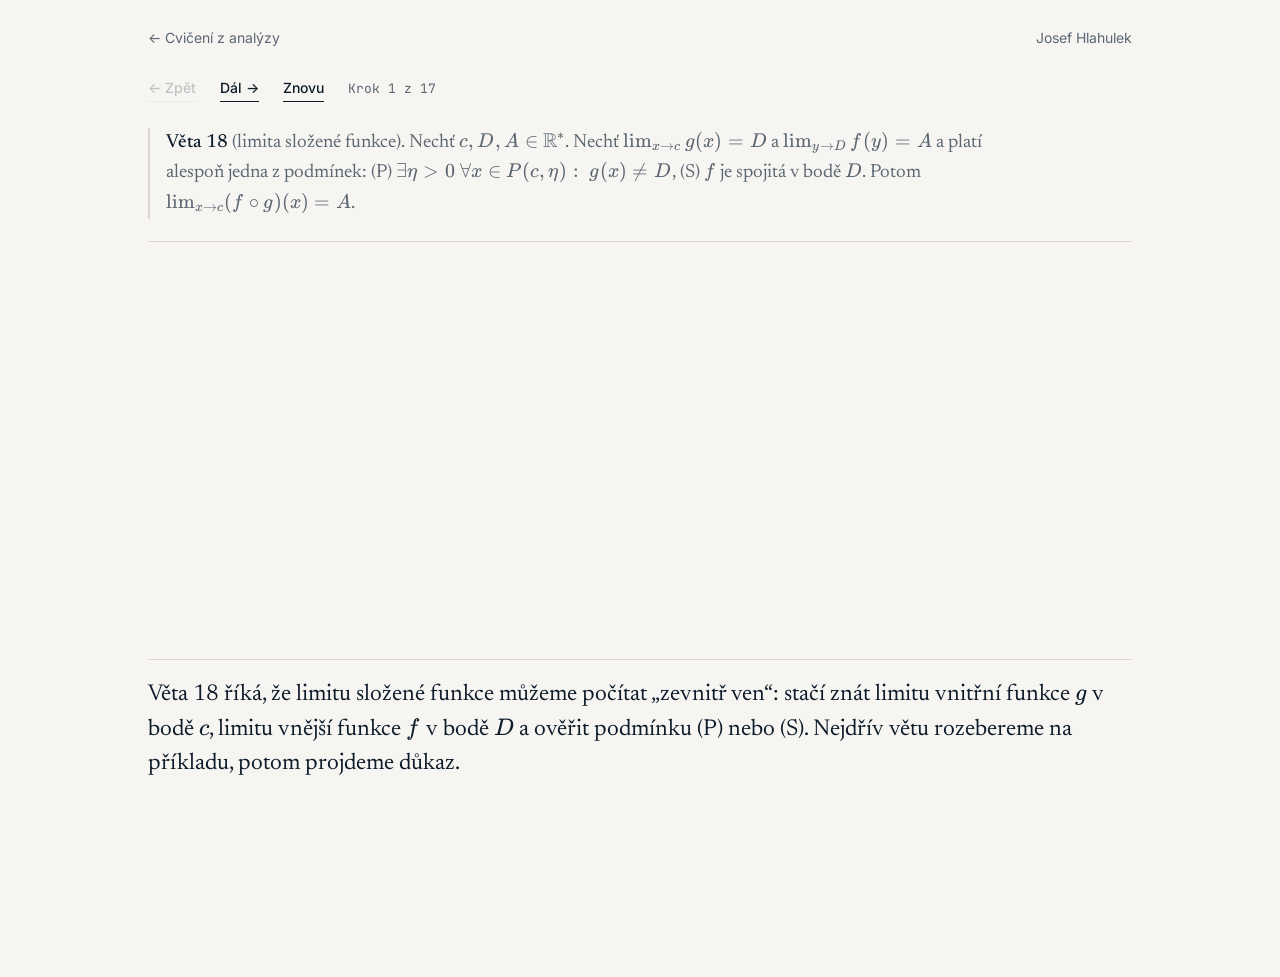
<file: animace/limita-slozene-funkce.html>
<!doctype html>
<html lang="cs">
<head>
<meta charset="utf-8">
<meta name="viewport" content="width=device-width, initial-scale=1">
<title>Věta 18: limita složené funkce · Josef Hlahulek</title>
<meta name="description" content="Animace důkazu věty o limitě složené funkce na příkladu lim sin(1+1/x): dva grafy, okolí bodů a řetízek zobrazení.">
<meta name="theme-color" content="#f6f5f1">
<link rel="preconnect" href="https://fonts.googleapis.com">
<link rel="preconnect" href="https://fonts.gstatic.com" crossorigin>
<link href="https://fonts.googleapis.com/css2?family=Inter:wght@400;500;600&family=Newsreader:ital,opsz,wght@0,6..72,400;0,6..72,500;1,6..72,400&family=JetBrains+Mono:wght@400;500&display=swap" rel="stylesheet">
<link rel="stylesheet" href="../assets/katex/katex.min.css">
<link rel="stylesheet" href="../assets/site.css">
<style>
  body { padding-bottom: 80px; }
  .top { display: flex; justify-content: space-between; align-items: center; height: 76px; font-size: 14px; color: var(--muted); }
  .top a:hover { color: var(--ink); }
  .tools { display: flex; gap: 8px 24px; flex-wrap: wrap; align-items: baseline; font-size: 14px; color: var(--muted); margin: 0 0 26px; }
  .link { background: none; border: 0; border-bottom: 1px solid var(--ink); padding: 0 0 1px; font: inherit; font-size: 14px; font-weight: 500;
          cursor: pointer; color: var(--ink); transition: color .2s, border-color .2s; }
  .link:hover { color: var(--accent); border-color: var(--accent); }
  .link[disabled] { opacity: .35; cursor: default; border-color: var(--line); color: var(--muted); }
  .stepno { font-family: var(--mono); font-size: 13px; color: var(--muted); }

  .katex { font-size: 1.06em; }

  /* the theorem, always visible; the part that is being used lights up */
  .thm { font-family: var(--serif); font-size: clamp(16px, 1.9vw, 19px); line-height: 1.6; color: var(--muted); max-width: 84ch; margin: 0 0 22px;
         padding-left: 16px; border-left: 2px solid var(--line); }
  .thm b { font-weight: 500; color: var(--ink); font-style: normal; }
  .thm .p { transition: color .5s, background-size .5s; background: linear-gradient(var(--accent), var(--accent)) 0 100% / 0% 1.5px no-repeat; }
  .thm .p.hl { color: var(--ink); background-size: 100% 1.5px; }

  .panels { display: grid; grid-template-columns: 1fr 1fr; gap: 18px; border-top: 1px solid var(--line); border-bottom: 1px solid var(--line); padding: 12px 0; }
  .panel svg { display: block; width: 100%; height: auto; overflow: visible; }
  .panel .cap { font-size: 13px; color: var(--muted); text-align: center; margin: 0; }
  .panel .cap .katex { font-size: 1em; }

  /* svg parts */
  svg text { font-family: var(--sans); font-size: 12px; fill: var(--muted); }
  svg .el { opacity: 0; transition: opacity .7s ease; pointer-events: none; }
  svg .el.on { opacity: 1; }
  svg .axis { stroke: var(--ink); stroke-width: 1.2; fill: none; }
  svg .arr { fill: var(--ink); }
  svg .curve { stroke: var(--ink); stroke-width: 2; fill: none; stroke-linejoin: round; }
  svg .lab { fill: var(--ink); font-size: 13px; }
  svg .tick { stroke: var(--ink); stroke-width: 1; }
  svg .dash { stroke: var(--accent); stroke-width: 1.3; stroke-dasharray: 4 4; fill: none; }
  svg .gapl { stroke: var(--accent); stroke-width: 1.4; opacity: .7; }
  svg .bT { fill: rgba(11,110,138,.15); }          /* neighbourhoods of D */
  svg .bS { fill: url(#hatch); }                   /* neighbourhoods of c */
  svg .bN { fill: rgba(13,27,42,.09); }            /* neighbourhoods of A */
  svg .tT { fill: var(--accent); font-weight: 500; }
  svg .tS { fill: #55616d; font-weight: 500; }
  svg .tN { fill: var(--ink); font-weight: 500; }
  svg .hole { fill: var(--bg); stroke: var(--accent); stroke-width: 1.8; }
  svg .fillp { fill: var(--accent); }
  svg .rng { stroke: var(--accent); stroke-width: 5; stroke-linecap: round; opacity: .55; fill: none; }
  svg .dot { fill: var(--accent); }
  svg .halo { fill: rgba(11,110,138,.16); stroke: rgba(11,110,138,.35); stroke-width: 1; }
  svg .trk { stroke: var(--accent); stroke-width: 1.3; stroke-dasharray: 3 3; fill: none; }
  svg .hlt { fill: var(--accent) !important; font-weight: 600; }

  /* explanation under the graphs */
  .cap-main { min-height: 7.4em; padding-top: 18px; }
  .cap-main p { margin: 0 0 8px; transition: opacity .25s ease; }
  .cap-main .m { font-family: var(--serif); font-size: clamp(19px, 2.4vw, 23px); line-height: 1.5; color: var(--ink); max-width: 80ch; }
  .cap-main .n { font-family: var(--serif); font-style: italic; font-size: clamp(16px, 2vw, 19px); color: var(--muted); max-width: 72ch;
                 padding-left: 16px; border-left: 2px solid var(--accent); }
  .cap-main .n:empty { display: none; }
  .cap-main.sw p { opacity: 0; }

  /* chain of mappings */
  .chain { display: flex; align-items: center; justify-content: center; gap: 6px 12px; flex-wrap: wrap; margin: 6px 0 0; padding: 14px 0 6px;
           border-top: 1px solid var(--line); min-height: 6.2em; }
  .chain .cp { font-size: 1.04em; opacity: .25; transition: opacity .6s ease, color .6s ease; padding: 2px 4px; }
  .chain .cp.on { opacity: 1; }
  .chain .cp.now { color: var(--accent); }
  .chain .ar { display: flex; flex-direction: column; align-items: center; font-size: 12px; color: var(--muted); opacity: .25; transition: opacity .6s ease; min-width: 7em; text-align: center; line-height: 1.3; }
  .chain .ar.on { opacity: 1; }
  .chain .ar .sym { font-size: 26px; line-height: 1; color: var(--ink); }
  .chain .ar .why .katex { font-size: 1em; }
  .chain-t { font-size: 13px; letter-spacing: .16em; text-transform: uppercase; color: var(--accent); font-weight: 500; text-align: center; margin: 14px 0 0; transition: opacity .6s; opacity: 0; }
  .chain-t.on { opacity: 1; }

  @media (max-width: 860px) {
    .panels { grid-template-columns: 1fr; }
    .chain .ar { min-width: 0; }
  }
  @media (prefers-reduced-motion: reduce) { svg .el, .chain .cp, .chain .ar { transition: none; } }
</style>
</head>
<body>
<div class="wrap">
  <div class="top">
    <a href="../cviceni.html">← Cvičení z analýzy</a>
    <a href="../index.html">Josef Hlahulek</a>
  </div>

  <div class="tools">
    <button class="link" id="prev" type="button">← Zpět</button>
    <button class="link" id="next" type="button">Dál →</button>
    <button class="link" id="again" type="button">Znovu</button>
    <span class="stepno" id="stepno"></span>
  </div>

  <div class="thm" id="thm"></div>

  <div class="panels">
    <div class="panel">
      <svg id="svgL" viewBox="0 0 430 350" role="img" aria-label="Graf funkce g(x) = 1 + 1/x"></svg>
    </div>
    <div class="panel">
      <svg id="svgR" viewBox="0 0 430 350" role="img" aria-label="Graf funkce f(y) = sin y"></svg>
    </div>
  </div>

  <div class="cap-main" id="capmain"><p class="m" id="m"></p><p class="n" id="n"></p></div>

  <div class="chain" id="chain"></div>
</div>

<script src="../assets/katex/katex.min.js"></script>
<script>
(function () {
  if (!window.katex) { document.getElementById('m').textContent = 'Vzorce se nepodařilo načíst. Zkus stránku obnovit.'; return; }
  var T = String.raw;
  function tex(s) { return katex.renderToString(s, { throwOnError: false }); }
  function rich(str) {                       // $...$ is math
    var p = str.split('$'), o = '';
    for (var i = 0; i < p.length; i++) o += (i % 2) ? tex(p[i]) : p[i];
    return o;
  }

  /* ---------- the example: lim_{x->inf} sin(1 + 1/x), g(x) = 1 + 1/x, f(y) = sin y ---------- */
  var D = 1, A = Math.sin(1), EPS = 0.15, PSI = 0.22;
  var ETA_X = 1.0, DEL_X = 1 / PSI;                       // x > ETA_X is P(c,eta), x > DEL_X is P(c,delta')
  function g(x) { return 1 + 1 / x; }
  function f(y) { return Math.sin(y); }

  /* ---------- geometry ---------- */
  var NS = 'http://www.w3.org/2000/svg';
  function svgL0() { return document.getElementById('svgL'); }
  function svgR0() { return document.getElementById('svgR'); }
  var PL = 70, PR = 410, PT = 28, PB = 312;
  var XMAX = 13.5, YMIN = 0.5, YMAX = 2.3, ZMIN = 0.4, ZMAX = 1.15;
  function X(x)  { return PL + x * (PR - PL) / XMAX; }                       // left: x
  function Y(y)  { return PB - (y - YMIN) * (PB - PT) / (YMAX - YMIN); }       // left: y = g(x)
  function XR(y) { return PL + (y - YMIN) * (PR - PL) / (YMAX - YMIN); }       // right: y
  function Z(z)  { return PB - (z - ZMIN) * (PB - PT) / (ZMAX - ZMIN); }       // right: f(y)

  [svgL0(), svgR0()].forEach(function (sv) {
    var defs = mk('defs', {}, sv), pt = mk('pattern', { id: 'hatch', width: 8, height: 8, patternUnits: 'userSpaceOnUse', patternTransform: 'rotate(45)' }, defs);
    mk('rect', { width: 8, height: 8, fill: 'rgba(107,119,130,.07)' }, pt);
    mk('line', { x1: 0, y1: 0, x2: 0, y2: 8, stroke: 'rgba(107,119,130,.34)', 'stroke-width': 1.4 }, pt);
  });
  var E = {};                                              // named, switchable elements
  function mk(tag, attrs, parent, text) {
    var n = document.createElementNS(NS, tag);
    for (var k in attrs) n.setAttribute(k, attrs[k]);
    if (text != null) n.textContent = text;
    if (parent) parent.appendChild(n);
    return n;
  }
  function grp(svg, id) { var g_ = mk('g', {}, svg); g_.classList.add('el'); E[id] = g_; return g_; }
  function line(par, x1, y1, x2, y2, cls) { return mk('line', { x1: x1, y1: y1, x2: x2, y2: y2, 'class': cls }, par); }
  function text(par, x, y, s, cls, anchor) { return mk('text', { x: x, y: y, 'class': cls || '', 'text-anchor': anchor || 'start' }, par, s); }
  function rect(par, x1, y1, x2, y2, cls) { return mk('rect', { x: Math.min(x1, x2), y: Math.min(y1, y2), width: Math.abs(x2 - x1), height: Math.abs(y2 - y1), 'class': cls }, par); }
  function arrow(par, x, y, dir) {                         // small arrow head at the end of an axis
    var d = dir === 'right' ? 'M' + x + ',' + y + ' l-8,-3.6 l0,7.2 z' : 'M' + x + ',' + y + ' l-3.6,8 l7.2,0 z';
    return mk('path', { d: d, 'class': 'arr' }, par);
  }
  function path(par, fn, a, b, step, sx, sy, cls) {
    var d = '', first = true;
    for (var t = a; t <= b + 1e-9; t += step) { d += (first ? 'M' : 'L') + sx(t).toFixed(1) + ',' + sy(fn(t)).toFixed(1); first = false; }
    return mk('path', { d: d, 'class': cls }, par);
  }

  var svgL = document.getElementById('svgL'), svgR = document.getElementById('svgR');

  /* bands first, so the curves lie on top of them */
  var g_ = grp(svgL, 'L-eta');
  rect(g_, X(ETA_X), PT, PR, PB, 'bS');
  text(g_, X(ETA_X) + 8, PT + 14, 'P(c, η)', 'tS');
  g_ = grp(svgL, 'L-del');
  rect(g_, X(DEL_X), PT, PR, PB, 'bS');
  text(g_, X(DEL_X) + 8, PT + 30, "P(c, δ′)", 'tS');
  g_ = grp(svgL, 'L-delmin');
  rect(g_, X(DEL_X), PT, PR, PB, 'bS');
  text(g_, X(DEL_X) + 8, PT + 46, 'P(c, δ)', 'tS');
  g_ = grp(svgL, 'L-psi');
  rect(g_, PL, Y(D + PSI), PR, Y(D - PSI), 'bT');
  text(g_, PR - 6, Y(D + PSI) - 5, 'B(D, ψ)', 'tT', 'end');

  g_ = grp(svgR, 'R-psiP');
  rect(g_, XR(D - PSI), PT, XR(D + PSI), PB, 'bT');
  text(g_, XR(D) , PT + 14, 'P(D, ψ)', 'tT', 'middle');
  g_ = grp(svgR, 'R-psiB');
  rect(g_, XR(D - PSI), PT, XR(D + PSI), PB, 'bT');
  text(g_, XR(D), PT + 14, 'B(D, ψ)', 'tT', 'middle');
  g_ = grp(svgR, 'R-eps');
  rect(g_, PL, Z(A + EPS), PR, Z(A - EPS), 'bN');
  text(g_, PR - 6, Z(A + EPS) - 5, 'B(A, ε)', 'tN', 'end');

  /* axes (always the first thing drawn) */
  function axes(svg, id, xl, yl, ticksX, ticksY) {
    var a = grp(svg, id);
    line(a, PL, PB, PR, PB, 'axis'); line(a, PL, PB, PL, PT - 6, 'axis');
    arrow(a, PR + 6, PB, 'right'); arrow(a, PL, PT - 12, 'up');
    text(a, PR + 6, PB + 18, xl, 'lab', 'end');
    text(a, PL + 8, PT - 12, yl, 'lab');
    ticksX.forEach(function (t) { line(a, t[0], PB, t[0], PB + 4, 'tick'); text(a, t[0], PB + 17, t[1], '', 'middle'); });
    ticksY.forEach(function (t) { line(a, PL - 4, t[0], PL, t[0], 'tick'); text(a, PL - 8, t[0] + 4, t[1], '', 'end'); });
    return a;
  }
  axes(svgL, 'L-axes', 'x', 'y = g(x)', [[X(5), '5'], [X(10), '10']], [[Y(2), '2']]);
  axes(svgR, 'R-axes', 'y', 'f(y)', [[XR(2), '2']], [[Z(0.5), '0,5'], [Z(1), '1']]);

  /* curves */
  g_ = grp(svgL, 'L-curve');
  path(g_, g, 0.9, XMAX, 0.1, X, Y, 'curve');
  g_ = grp(svgR, 'R-curve');
  path(g_, f, YMIN, YMAX, 0.02, XR, Z, 'curve');

  /* left: c, D, gaps */
  g_ = grp(svgL, 'L-c');
  text(g_, PR - 2, PB - 10, 'c = +∞', 'tT', 'end');
  g_.firstChild.setAttribute('class', 'tS');
  mk('path', { d: 'M' + (PR + 6) + ',' + PB + ' l-8,-3.6 l0,7.2 z', fill: '#55616d' }, g_);
  g_ = grp(svgL, 'L-D');
  line(g_, PL, Y(D), PR, Y(D), 'dash');
  text(g_, PL - 8, Y(D) + 4, 'D = 1', 'tT', 'end');
  g_ = grp(svgL, 'L-gap');
  [1.6, 2.2, 3, 4, 5, 6.2, 7.4, 8.6, 9.8, 11, 12.2, 13.2].forEach(function (x) { line(g_, X(x), Y(D), X(x), Y(g(x)), 'gapl'); });

  /* right: D, A, hole */
  g_ = grp(svgR, 'R-D');
  line(g_, XR(D), PB, XR(D), Z(A), 'dash');
  text(g_, XR(D), PB + 32, 'D = 1', 'tT', 'middle');
  g_ = grp(svgR, 'R-A');
  line(g_, PL, Z(A), XR(D), Z(A), 'dash');
  text(g_, PL - 8, Z(A) + 4, 'A = sin 1', 'tN', 'end');
  g_ = grp(svgR, 'R-hole');
  mk('circle', { cx: XR(D), cy: Z(A), r: 4.6, 'class': 'hole' }, g_);
  g_ = grp(svgR, 'R-fill');
  mk('circle', { cx: XR(D), cy: Z(A), r: 4.6, 'class': 'fillp' }, g_);

  /* the values of g(x) are the inputs of f: range of g on the left axis, the same numbers on the right axis (domain of f) */
  var GX = [0.9, 1.2, 1.6, 2.2, 3, 4.5, 7, 13.4], GMAX = g(0.9);
  g_ = grp(svgL, 'L-proj');
  GX.forEach(function (x) { line(g_, X(x), Y(g(x)), PL, Y(g(x)), 'dash'); mk('circle', { cx: X(x), cy: Y(g(x)), r: 3, 'class': 'dot' }, g_); });
  g_ = grp(svgL, 'L-range');
  line(g_, PL, Y(GMAX), PL, Y(D), 'rng');
  var lt = text(g_, PL - 34, Y(1.55), 'obor hodnot g', 'tT', 'middle'); lt.setAttribute('transform', 'rotate(-90 ' + (PL - 34) + ' ' + Y(1.55) + ')');
  g_ = grp(svgR, 'R-proj');
  GX.forEach(function (x) { var y = g(x); line(g_, XR(y), PB, XR(y), Z(f(y)), 'dash'); mk('circle', { cx: XR(y), cy: Z(f(y)), r: 3, 'class': 'dot' }, g_); });
  g_ = grp(svgR, 'R-dom');
  line(g_, XR(D), PB, XR(GMAX), PB, 'rng');
  text(g_, XR(1.72), PB + 32, 'g(x): definiční obor pro f', 'tT', 'middle');

  /* the traced point: x -> g(x) -> f(g(x)) */
  var tL = grp(svgL, 'T-L'), tR = grp(svgR, 'T-R');
  var tvl = line(tL, 0, 0, 0, 0, 'trk'), thl = line(tL, 0, 0, 0, 0, 'trk'), tdl = mk('circle', { r: 4.2, 'class': 'dot' }, tL), txl = text(tL, 0, 0, 'x', 'tT', 'middle');
  var tvr = line(tR, 0, 0, 0, 0, 'trk'), thr = line(tR, 0, 0, 0, 0, 'trk'), hlr = mk('circle', { r: 10, 'class': 'halo' }, tR), tdr = mk('circle', { r: 5, 'class': 'dot' }, tR);
  var tgr = text(tR, 0, 0, 'g(x)', 'tT', 'middle'), tfr = text(tR, 0, 0, 'f(g(x))', 'tT', 'end');
  var traceX = 7.5;
  // x runs to the right; on the left the point stops at the edge of the picture ("x -> infinity"),
  // on the right the point keeps moving (the true value g(x) approaches D) so the motion is clearly visible
  function placeTrace(x) {
    traceX = x;
    var xl = Math.min(x, XMAX - 0.3), clamped = x > XMAX - 0.3;
    var yl = g(xl), y = g(x), z = f(y);
    tvl.setAttribute('x1', X(xl)); tvl.setAttribute('x2', X(xl)); tvl.setAttribute('y1', PB); tvl.setAttribute('y2', Y(yl));
    thl.setAttribute('x1', X(xl)); thl.setAttribute('x2', PL);    thl.setAttribute('y1', Y(yl)); thl.setAttribute('y2', Y(yl));
    tdl.setAttribute('cx', X(xl)); tdl.setAttribute('cy', Y(yl));
    txl.textContent = clamped ? 'x → ∞' : 'x';
    txl.setAttribute('x', clamped ? X(xl) - 8 : X(xl) + 7); txl.setAttribute('y', PB - 26); txl.setAttribute('text-anchor', clamped ? 'end' : 'start');
    tvr.setAttribute('x1', XR(y)); tvr.setAttribute('x2', XR(y)); tvr.setAttribute('y1', PB); tvr.setAttribute('y2', Z(z));
    thr.setAttribute('x1', XR(y)); thr.setAttribute('x2', PL);    thr.setAttribute('y1', Z(z)); thr.setAttribute('y2', Z(z));
    tdr.setAttribute('cx', XR(y)); tdr.setAttribute('cy', Z(z));
    hlr.setAttribute('cx', XR(y)); hlr.setAttribute('cy', Z(z));
    tgr.setAttribute('x', XR(y) + 8); tgr.setAttribute('y', PB - 8); tgr.setAttribute('text-anchor', 'start');
    tfr.setAttribute('x', XR(y) + 11); tfr.setAttribute('y', Z(z) - 11); tfr.setAttribute('text-anchor', 'start');
  }
  placeTrace(7.5);

  /* ---------- the theorem (parts light up) ---------- */
  document.getElementById('thm').innerHTML =
    '<b>Věta 18</b> (limita složené funkce). Nechť ' + tex(T`c,D,A\in\mathbb R^*`) + '. Nechť ' +
    '<span class="p" id="th-g">' + tex(T`\lim_{x\to c}g(x)=D`) + '</span> a ' +
    '<span class="p" id="th-f">' + tex(T`\lim_{y\to D}f(y)=A`) + '</span> a platí alespoň jedna z podmínek: ' +
    '<span class="p" id="th-P">(P) ' + tex(T`\exists\eta>0\ \forall x\in P(c,\eta):\ g(x)\neq D`) + '</span>, ' +
    '<span class="p" id="th-S">(S) ' + tex(T`f`) + ' je spojitá v bodě ' + tex(T`D`) + '</span>. Potom ' +
    '<span class="p" id="th-end">' + tex(T`\lim_{x\to c}(f\circ g)(x)=A`) + '</span>.';

  /* ---------- the chain x -> g(x) -> f(g(x)) ---------- */
  var chain = document.getElementById('chain');
  chain.innerHTML =
    '<span class="cp" id="c1">' + tex(T`x\in P(c,\delta)`) + '</span>' +
    '<span class="ar" id="a1"><span class="sym">⟶</span><span class="why" id="a1t"></span></span>' +
    '<span class="cp" id="c2"></span>' +
    '<span class="ar" id="a2"><span class="sym">⟶</span><span class="why" id="a2t"></span></span>' +
    '<span class="cp" id="c3">' + tex(T`f\bigl(g(x)\bigr)\in B(A,\varepsilon)`) + '</span>';
  var MID = { P: tex(T`g(x)\in B(D,\psi)\setminus\{D\}`), B: tex(T`g(x)\in B(D,\psi)`), G: tex(T`g(x)\in\ ?`) };

  /* ---------- scenes ---------- */
  var S = [
    { m: T`Věta 18 říká, že limitu složené funkce můžeme počítat „zevnitř ven“: stačí znát limitu vnitřní funkce $g$ v bodě $c$, limitu vnější funkce $f$ v bodě $D$ a ověřit podmínku (P) nebo (S). Nejdřív větu rozebereme na příkladu, potom projdeme důkaz.`,
      n: '', show: [], th: [] },

    { m: T`Příklad: $\displaystyle\lim_{x\to\infty}\sin\Bigl(1+\frac1x\Bigr)$. Vnitřní funkce je $g(x)=1+\dfrac1x$, vnější $f(y)=\sin y$, takže $f\bigl(g(x)\bigr)=\sin\bigl(1+\frac1x\bigr)$.`,
      n: '', show: ['L-axes', 'R-axes', 'L-curve', 'R-curve'], th: [] },

    { m: T`Vlevo je graf $g$: na vodorovné ose je $x$ a na svislé $y=g(x)$. Vpravo je graf $f$: na vodorovné ose je $y$ (hodnoty, které vyšly vlevo) a na svislé $f(y)$.`,
      n: T`Svislá osa vlevo a vodorovná osa vpravo jsou „stejná“ osa: číslo $y=g(x)$ z levého obrázku se vpravo stává argumentem funkce $f$.`,
      show: ['L-axes', 'R-axes', 'L-curve', 'R-curve'], th: [] },

    { m: T`Svislá osa vlevo ukazuje hodnoty $y=g(x)$. Tlustý úsek na ní je obor hodnot funkce $g$: čísla, kterých $g$ nabývá.`,
      n: T`Každý bod grafu $g$ se přenese vodorovně na svislou osu.`,
      show: ['L-axes', 'R-axes', 'L-curve', 'R-curve', 'L-proj', 'L-range'], th: [] },

    { m: T`Tatáž čísla $y=g(x)$ vpravo vstupují do funkce $f$. Leží na vodorovné ose, tedy v definičním oboru $f$, a $f$ je převede na hodnoty $f(g(x))$ nahoře.`,
      n: T`Zobrazení tedy jde zleva doprava: $x\to g(x)\to f(g(x))$. Číslo $g(x)$ je výstup $g$ a zároveň vstup $f$.`,
      show: ['L-axes', 'R-axes', 'L-curve', 'R-curve', 'L-range', 'R-proj', 'R-dom'], th: [] },

    { m: T`Zajímá nás $x\to c$, tady $c=+\infty$. Bod $c$ leží na vodorovné ose levého grafu, úplně vpravo.`,
      n: '', show: ['L-axes', 'R-axes', 'L-curve', 'R-curve', 'L-c'], th: [] },

    { m: T`Vlevo vidíme $\displaystyle\lim_{x\to c}g(x)=D$: pro $x\to\infty$ se $g(x)=1+\frac1x$ blíží k $D=1$. Bod $D$ leží na svislé ose vlevo.`,
      n: '', show: ['L-axes', 'R-axes', 'L-curve', 'R-curve', 'L-c', 'L-D'], th: ['th-g'] },

    { m: T`Stejné číslo $D=1$ je na vodorovné ose vpravo: je to bod, ve kterém zkoumáme $f$. Platí $\displaystyle\lim_{y\to D}f(y)=A$, kde $A=\sin1\approx0{,}84$ leží na svislé ose vpravo.`,
      n: T`Prázdný kroužek znamená, že v limitě $y\to D$ se hodnota $f(D)$ nepoužívá.`,
      show: ['L-axes', 'R-axes', 'L-curve', 'R-curve', 'L-c', 'L-D', 'R-D', 'R-A', 'R-hole'], th: ['th-f'] },

    { m: T`Podmínka (P): existuje okolí bodu $c$, ve kterém $g(x)\neq D$. Tady je $g(x)=1+\frac1x>1=D$ pro všechna $x>0$, takže (P) platí.`,
      n: T`(P) zaručuje, že $g(x)$ nikdy nespadne přímo do bodu $D$, kde by limita funkce $f$ nic neříkala.`,
      show: ['L-axes', 'R-axes', 'L-curve', 'R-curve', 'L-c', 'L-D', 'R-D', 'R-A', 'R-hole', 'L-eta', 'L-gap'], th: ['th-P'] },

    { m: T`Chceme dokázat $\displaystyle\lim_{x\to c}f\bigl(g(x)\bigr)=A$. Ke každému $\varepsilon>0$ tedy hledáme $\delta>0$ takové, že $x\in P(c,\delta)\Rightarrow f(g(x))\in B(A,\varepsilon)$.`,
      n: T`Řetízek: $x$ blízko $c$ se přes $g$ zobrazí do prstence kolem $D$ (aby fungovala definice limity $f$ v $D$) a ten se přes $f$ zobrazí do okolí $A$.`,
      show: ['L-axes', 'R-axes', 'L-curve', 'R-curve', 'L-c', 'L-D', 'R-D', 'R-A', 'R-hole'], th: ['th-end'],
      chain: { c1: 0, c2: 0, c3: 0, a1: 0, a2: 0, mid: 'P', title: 1 } },

    { m: T`Zvolme $\varepsilon>0$ libovolně. Vpravo je to okolí $B(A,\varepsilon)$ na svislé ose.`,
      n: '',
      show: ['L-axes', 'R-axes', 'L-curve', 'R-curve', 'L-c', 'L-D', 'R-D', 'R-A', 'R-hole', 'R-eps'], th: [],
      chain: { c1: 0, c2: 0, c3: 1, a1: 0, a2: 0, mid: 'P', title: 1 } },

    { m: T`Z $\displaystyle\lim_{y\to D}f(y)=A$ k tomuto $\varepsilon$ existuje $\psi>0$ takové, že $\forall y\in P(D,\psi):\ f(y)\in B(A,\varepsilon)$.`,
      n: T`Část grafu $f$ nad pásem $P(D,\psi)$ leží celá ve vodorovném pásu $B(A,\varepsilon)$. Bod $y=D$ sám z pásu vynecháme (prázdný kroužek).`,
      show: ['L-axes', 'R-axes', 'L-curve', 'R-curve', 'L-c', 'L-D', 'R-D', 'R-A', 'R-hole', 'R-eps', 'R-psiP'], th: ['th-f'],
      chain: { c1: 0, c2: 1, c3: 1, a1: 0, a2: 1, mid: 'P', a2t: T`plyne z $\lim_{y\to D}f(y)=A$`, title: 1 } },

    { m: T`Z $\displaystyle\lim_{x\to c}g(x)=D$ k nalezenému $\psi$ existuje $\delta'>0$ takové, že $\forall x\in P(c,\delta'):\ g(x)\in B(D,\psi)$.`,
      n: T`Vlevo: od jistého $x$ dál leží graf $g$ ve vodorovném pásu $B(D,\psi)$ kolem $D$.`,
      show: ['L-axes', 'R-axes', 'L-curve', 'R-curve', 'L-c', 'L-D', 'R-D', 'R-A', 'R-hole', 'R-eps', 'R-psiP', 'L-psi', 'L-del'], th: ['th-g'],
      chain: { c1: 1, c2: 1, c3: 1, a1: 1, a2: 1, mid: 'B', a1t: T`plyne z $\lim_{x\to c}g(x)=D$`, a2t: T`plyne z $\lim_{y\to D}f(y)=A$`, title: 1 } },

    { m: T`Položíme $\delta=\min\{\delta',\eta\}$, tedy vezmeme menší z okolí $P(c,\delta')$ a $P(c,\eta)$. Pro každé $x\in P(c,\delta)$ platí zároveň $g(x)\in B(D,\psi)$ i $g(x)\neq D$.`,
      n: T`První plyne z volby $\delta'$, druhé z podmínky (P). Tady je menší okolí to od $\delta'$.`,
      show: ['L-axes', 'R-axes', 'L-curve', 'R-curve', 'L-c', 'L-D', 'R-D', 'R-A', 'R-hole', 'R-eps', 'R-psiP', 'L-psi', 'L-del', 'L-eta', 'L-delmin'], th: ['th-P'],
      chain: { c1: 1, c2: 1, c3: 1, a1: 1, a2: 1, mid: 'P', a1t: T`plyne z $\lim g=D$ a z (P)`, a2t: T`plyne z $\lim_{y\to D}f(y)=A$`, title: 1, now: 'c2' } },

    { m: T`Tedy $g(x)\in B(D,\psi)\setminus\{D\}=P(D,\psi)$ a odtud $f\bigl(g(x)\bigr)\in B(A,\varepsilon)$. Tím je důkaz s podmínkou (P) hotov.`,
      n: T`Sleduj tečku: kdykoli je $x$ v $P(c,\delta)$, přeskočí $g(x)$ do pásu $P(D,\psi)$ a $f(g(x))$ skončí v pásu $B(A,\varepsilon)$.`,
      show: ['L-axes', 'R-axes', 'L-curve', 'R-curve', 'L-c', 'L-D', 'R-D', 'R-A', 'R-hole', 'R-eps', 'R-psiP', 'L-psi', 'L-delmin', 'T-L', 'T-R'], th: ['th-end'],
      slide: true,
      chain: { c1: 1, c2: 1, c3: 1, a1: 1, a2: 1, mid: 'P', a1t: T`plyne z $\lim g=D$ a z (P)`, a2t: T`plyne z $\lim_{y\to D}f(y)=A$`, title: 1, now: 'all' } },

    { m: T`Podmínka (S): funkce $f$ je spojitá v bodě $D$, tedy $f(D)=A$. Prázdný kroužek se vyplní a pás $B(D,\psi)$ už nemusí vynechávat bod $D$.`,
      n: T`Proto z (S) plyne: $\forall y\in B(D,\psi):\ f(y)\in B(A,\varepsilon)$, a to včetně $y=D$.`,
      show: ['L-axes', 'R-axes', 'L-curve', 'R-curve', 'L-c', 'L-D', 'R-D', 'R-A', 'R-fill', 'R-eps', 'R-psiB', 'L-psi', 'L-del'], th: ['th-S'],
      chain: { c1: 1, c2: 1, c3: 1, a1: 1, a2: 1, mid: 'B', a1t: T`plyne z $\lim_{x\to c}g(x)=D$`, a2t: T`plyne z (S)`, title: 1, now: 'c2' } },

    { m: T`Z $\displaystyle\lim_{x\to c}g(x)=D$ plyne $g(x)\in B(D,\psi)$ pro $x\in P(c,\delta')$ a rovnou $f\bigl(g(x)\bigr)\in B(A,\varepsilon)$. Stačí $\delta=\delta'$ a podmínku $g(x)\neq D$ nepotřebujeme. Tím je důkaz hotov.`,
      n: T`Kdyby $g(x)$ někdy do bodu $D$ spadlo, nevadí to: $f(D)=A$, takže $f(g(x))=A\in B(A,\varepsilon)$.`,
      show: ['L-axes', 'R-axes', 'L-curve', 'R-curve', 'L-c', 'L-D', 'R-D', 'R-A', 'R-fill', 'R-eps', 'R-psiB', 'L-psi', 'L-del', 'T-L', 'T-R'], th: ['th-end'],
      slide: true,
      chain: { c1: 1, c2: 1, c3: 1, a1: 1, a2: 1, mid: 'B', a1t: T`plyne z $\lim_{x\to c}g(x)=D$`, a2t: T`plyne z (S)`, title: 1, now: 'all' } }
  ];

  S.forEach(function (sc, i) {                       // after the explanation the two segments stay on the axes as a reminder
    if (i >= 4) { sc.show.push('L-range'); sc.show.push('R-dom'); }
  });

  /* ---------- rendering of one scene ---------- */
  var cur = -1, slideOn = false;
  var thIds = ['th-g', 'th-f', 'th-P', 'th-S', 'th-end'];
  var mEl = document.getElementById('m'), nEl = document.getElementById('n'), capmain = document.getElementById('capmain');
  var c1 = document.getElementById('c1'), c2 = document.getElementById('c2'), c3 = document.getElementById('c3');
  var a1 = document.getElementById('a1'), a2 = document.getElementById('a2');
  var a1t = document.getElementById('a1t'), a2t = document.getElementById('a2t');
  var stepno = document.getElementById('stepno');

  function render(i, quick) {
    var s = S[i];
    cur = i;
    function put() {
      mEl.innerHTML = rich(s.m); nEl.innerHTML = s.n ? rich(s.n) : '';
      capmain.classList.remove('sw');
    }
    if (quick) put(); else { capmain.classList.add('sw'); setTimeout(put, 220); }
    for (var k in E) E[k].classList.toggle('on', s.show.indexOf(k) >= 0);
    thIds.forEach(function (id) { document.getElementById(id).classList.toggle('hl', (s.th || []).indexOf(id) >= 0); });

    var ch = s.chain || null;
    chain.style.opacity = ch ? '1' : '0';
    var cs = ch || { c1: 0, c2: 0, c3: 0, a1: 0, a2: 0, mid: 'P' };
    c2.innerHTML = MID[cs.mid];
    c1.classList.toggle('on', !!ch && !!cs.c1 || !!ch);   // all parts are visible (dim) as soon as the chain appears
    c2.classList.toggle('on', !!ch); c3.classList.toggle('on', !!ch);
    a1.classList.toggle('on', !!cs.a1); a2.classList.toggle('on', !!cs.a2);
    a1t.innerHTML = cs.a1t ? rich(cs.a1t) : ''; a2t.innerHTML = cs.a2t ? rich(cs.a2t) : '';
    // "established" pieces are fully dark; the rest is dim
    [[c1, 'c1'], [c2, 'c2'], [c3, 'c3']].forEach(function (p) {
      var established = ch && cs[p[1]];
      p[0].style.opacity = !ch ? '' : (established ? '1' : '.3');
      p[0].classList.toggle('now', ch && (cs.now === p[1] || cs.now === 'all'));
    });
    stepno.textContent = 'Krok ' + (i + 1) + ' z ' + S.length;
    document.getElementById('prev').disabled = i === 0;
    document.getElementById('next').disabled = i === S.length - 1;
    slideOn = !!s.slide;
    if (!slideOn) placeTrace(7.5);
  }

  /* ---------- steps: the reader moves with the buttons or the arrow keys ---------- */
  var last = 0;
  function frame(t) {
    if (slideOn) {                                          // the traced point moves to the right and back (only an illustration)
      var ph = (t / 12000) % 2, u = ph < 1 ? ph : 2 - ph;
      var e = u * u * (3 - 2 * u), x0 = DEL_X + 0.3;
      placeTrace(x0 * Math.pow(40 / x0, e));          // from the edge of P(c,δ) towards infinity
    }
    requestAnimationFrame(frame);
  }
  document.getElementById('again').addEventListener('click', function () { render(0, true); });
  document.getElementById('prev').addEventListener('click', function () { if (cur > 0) render(cur - 1); });
  document.getElementById('next').addEventListener('click', function () { if (cur < S.length - 1) render(cur + 1); });
  document.addEventListener('keydown', function (e) {
    if (e.key === 'ArrowRight') document.getElementById('next').click();
    else if (e.key === 'ArrowLeft') document.getElementById('prev').click();
    else if (e.key === ' ' && e.target === document.body) { e.preventDefault(); document.getElementById('next').click(); }
  });

  render(0, true);
  requestAnimationFrame(frame);
})();
</script>
</body>
</html>
</file>
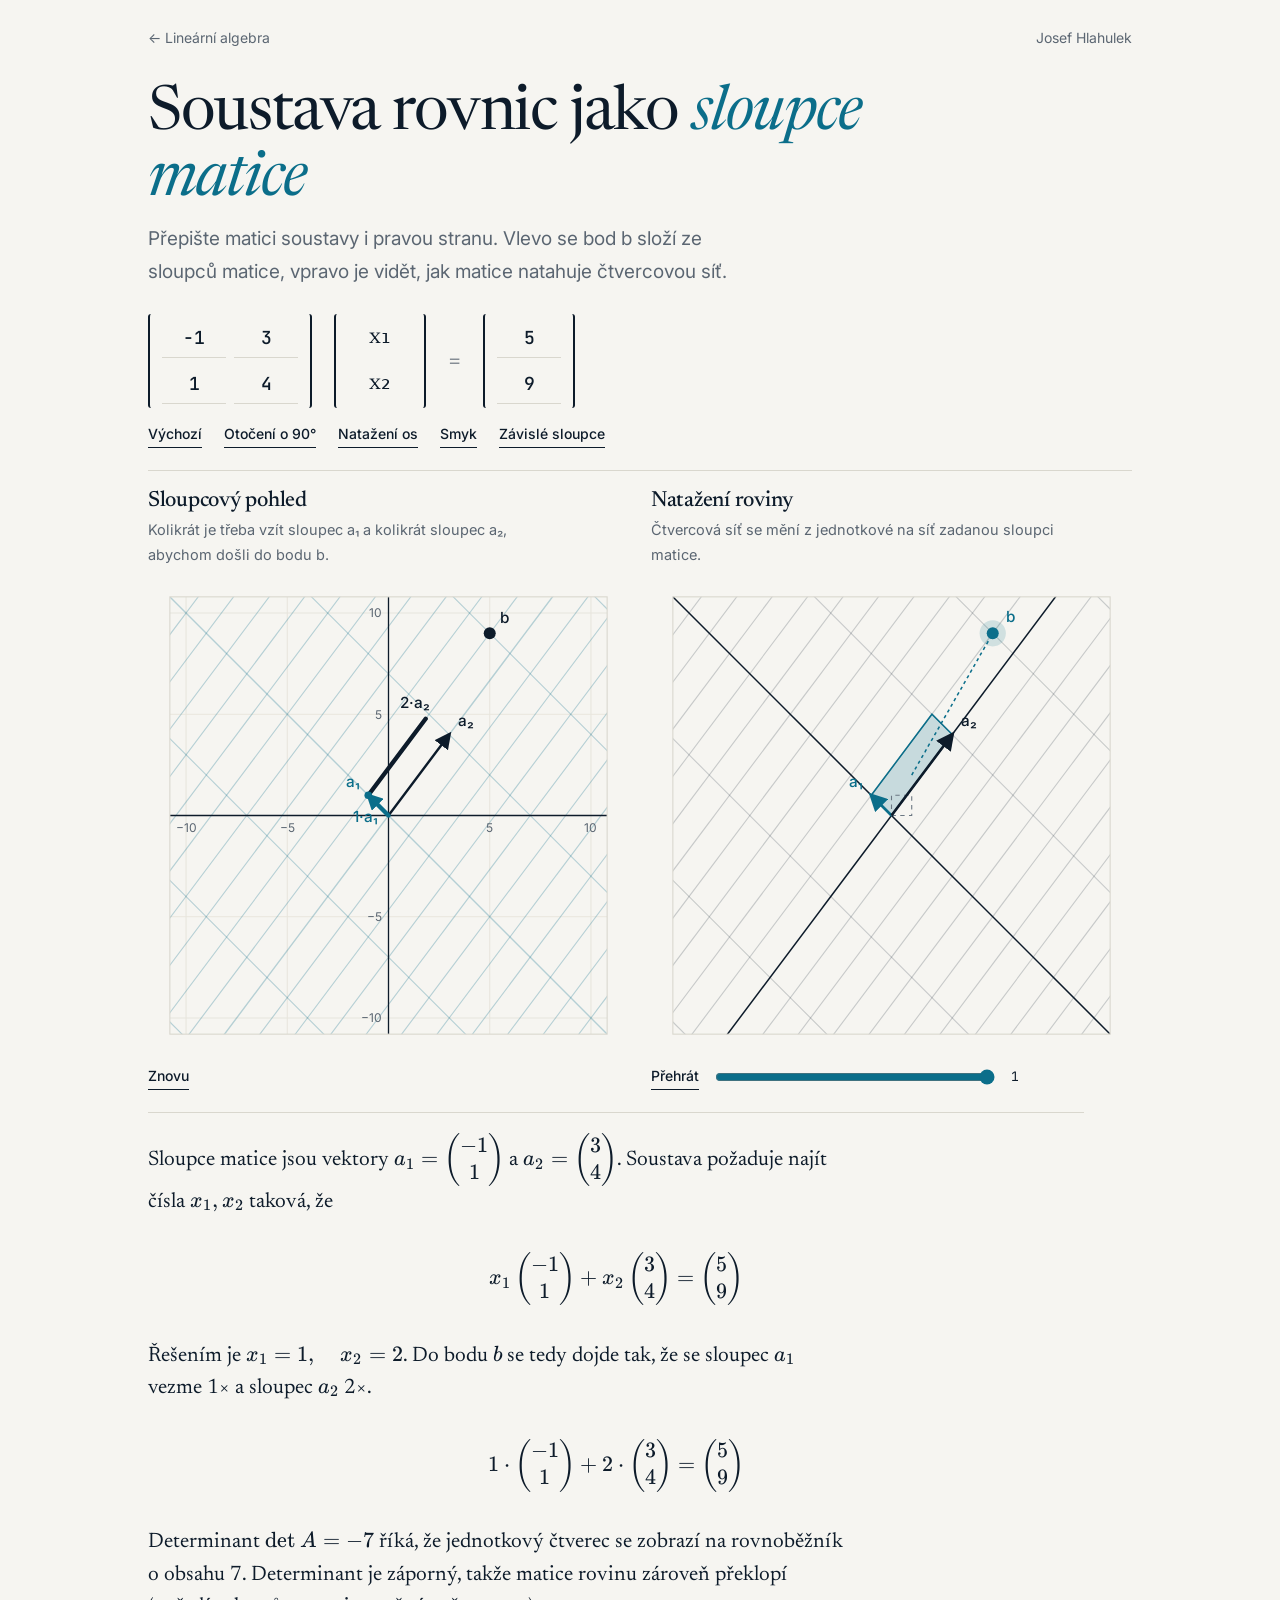
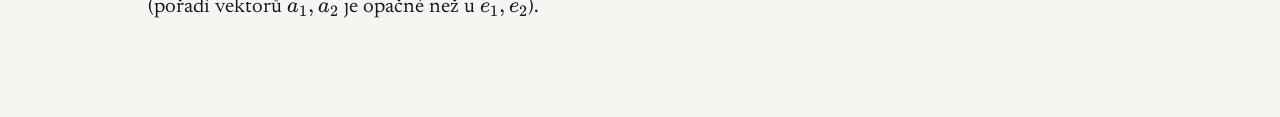
<file: animace/linearni-sloupce-matice.html>
<!doctype html>
<html lang="cs">
<head>
<meta charset="utf-8">
<meta name="viewport" content="width=device-width, initial-scale=1">
<title>Sloupce matice a natažení roviny · Josef Hlahulek</title>
<meta name="description" content="Interaktivní animace: soustava dvou rovnic jako kombinace sloupců matice a natažení roviny maticí.">
<meta name="theme-color" content="#f6f5f1">
<link rel="preconnect" href="https://fonts.googleapis.com">
<link rel="preconnect" href="https://fonts.gstatic.com" crossorigin>
<link href="https://fonts.googleapis.com/css2?family=Inter:wght@400;500;600&family=Newsreader:ital,opsz,wght@0,6..72,400;0,6..72,500;1,6..72,400&family=JetBrains+Mono:wght@400;500&display=swap" rel="stylesheet">
<link rel="stylesheet" href="../assets/katex/katex.min.css">
<link rel="stylesheet" href="../assets/site.css">
<style>
  nav ul a.cur { color: var(--ink); }
  body { padding-bottom: 80px; }
  .top { display: flex; justify-content: space-between; align-items: center; height: 76px; font-size: 14px; color: var(--muted); }
  .top a:hover { color: var(--ink); }
  .katex { font-size: 1.06em; }

  .setup { display: flex; flex-wrap: wrap; align-items: center; gap: 18px 22px; margin: 0 0 14px; font-family: var(--serif); font-size: 26px; color: var(--ink); }
  .mat { display: grid; gap: 6px 8px; padding: 4px 12px; border-left: 2px solid var(--ink); border-right: 2px solid var(--ink); border-radius: 3px; }
  .mat.two { grid-template-columns: repeat(2, auto); }
  .mat.one { grid-template-columns: auto; }
  .mat input { width: 64px; padding: 6px 4px; text-align: center; font: 500 18px var(--mono); color: var(--ink); background: transparent;
               border: 0; border-bottom: 1px solid var(--line); border-radius: 0; outline: none; transition: border-color .2s, color .2s; }
  .mat input:focus { border-color: var(--accent); }
  .mat input.bad { color: #a33; border-color: #a33; }
  .mat .x { font-family: var(--serif); font-size: 24px; text-align: center; min-width: 64px; padding: 6px 4px; }
  .mat input, .mat .x { height: 40px; box-sizing: border-box; line-height: 26px; }
  .op { color: var(--muted); }

  .presets { display: flex; flex-wrap: wrap; gap: 6px 22px; align-items: baseline; font-size: 14px; color: var(--muted); margin: 0 0 22px; }
  .link { background: none; border: 0; border-bottom: 1px solid var(--ink); padding: 0 0 1px; font: inherit; font-size: 14px; font-weight: 500;
          cursor: pointer; color: var(--ink); transition: color .2s, border-color .2s; }
  .link:hover { color: var(--accent); border-color: var(--accent); }

  .panels { display: grid; grid-template-columns: 1fr 1fr; gap: 22px; border-top: 1px solid var(--line); padding: 18px 0 8px; }
  .panel h2 { font-family: var(--serif); font-weight: 500; font-size: 22px; margin: 0 0 4px; color: var(--ink); }
  .panel p.sub { margin: 0 0 8px; color: var(--muted); font-size: 14.5px; max-width: 46ch; }
  .panel svg { display: block; width: 100%; height: auto; max-width: 520px; touch-action: none; }
  .ctl { display: flex; align-items: center; gap: 14px; margin: 8px 0 0; font-size: 14px; color: var(--muted); flex-wrap: wrap; }
  .ctl input[type=range] { flex: 1; min-width: 140px; max-width: 280px; accent-color: var(--accent); }
  .ctl .val { font-family: var(--mono); font-size: 13px; color: var(--ink); min-width: 3.4em; }

  svg text { font-family: var(--sans); font-size: 12px; fill: var(--muted); }
  svg .lab { fill: var(--ink); font-size: 14px; font-weight: 500; }
  svg .labT { fill: var(--accent); font-size: 14px; font-weight: 500; }

  .notes { border-top: 1px solid var(--line); margin-top: 14px; padding-top: 20px; font-family: var(--serif); font-size: clamp(18px, 2.2vw, 21px); line-height: 1.55; color: var(--ink); max-width: 78ch; }
  .notes p { margin: 0 0 12px; }
  .notes .eq { margin: 6px 0 14px; overflow-x: auto; }
  .notes .warn { color: var(--accent); }

  @media (max-width: 860px) { .panels { grid-template-columns: 1fr; } .setup { font-size: 22px; } .mat input { width: 56px; } }
</style>
</head>
<body>
<div class="wrap la">
  <div class="top">
    <a href="../linearni-algebra.html">← Lineární algebra</a>
    <a href="../index.html">Josef Hlahulek</a>
  </div>
  <h1 class="sm" style="margin:6px 0 10px">Soustava rovnic jako <em>sloupce matice</em></h1>
  <p class="lead" style="margin:0 0 26px">Přepište matici soustavy i pravou stranu. Vlevo se bod b složí ze sloupců matice, vpravo je vidět, jak matice natahuje čtvercovou síť.</p>

    <div class="setup">
      <div class="mat two" id="matA">
        <input id="a11" value="-1" inputmode="decimal" aria-label="a11">
        <input id="a12" value="3" inputmode="decimal" aria-label="a12">
        <input id="a21" value="1" inputmode="decimal" aria-label="a21">
        <input id="a22" value="4" inputmode="decimal" aria-label="a22">
      </div>
      <div class="mat one">
        <div class="x" id="xs1">x₁</div>
        <div class="x" id="xs2">x₂</div>
      </div>
      <span class="op">=</span>
      <div class="mat one">
        <input id="b1" value="5" inputmode="decimal" aria-label="b1">
        <input id="b2" value="9" inputmode="decimal" aria-label="b2">
      </div>
    </div>

    <div class="presets">
      <button class="link" type="button" data-p="-1,3,1,4,5,9">Výchozí</button>
      <button class="link" type="button" data-p="0,-1,1,0,-2,3">Otočení o 90°</button>
      <button class="link" type="button" data-p="2,0,0,0.5,3,1">Natažení os</button>
      <button class="link" type="button" data-p="1,1,0,1,3,2">Smyk</button>
      <button class="link" type="button" data-p="1,2,2,4,3,6">Závislé sloupce</button>
    </div>

    <div class="panels">
      <div class="panel">
        <h2>Sloupcový pohled</h2>
        <p class="sub">Kolikrát je třeba vzít sloupec a₁ a kolikrát sloupec a₂, abychom došli do bodu b.</p>
        <svg id="svgL" viewBox="0 0 440 440" role="img" aria-label="Sloupcový pohled"></svg>
        <div class="ctl"><button class="link" id="replay" type="button">Znovu</button></div>
      </div>
      <div class="panel">
        <h2>Natažení roviny</h2>
        <p class="sub">Čtvercová síť se mění z jednotkové na síť zadanou sloupci matice.</p>
        <svg id="svgR" viewBox="0 0 440 440" role="img" aria-label="Natažení roviny"></svg>
        <div class="ctl">
          <button class="link" id="play" type="button">Přehrát</button>
          <input id="tt" type="range" min="0" max="1" step="0.005" value="1" aria-label="Míra deformace">
          <span class="val" id="tval">1</span>
        </div>
      </div>
    </div>

    <div class="notes" id="notes"></div>

</div>

<script src="../assets/katex/katex.min.js"></script>
<script src="../assets/site.js"></script>
<script>
(function () {
  var $ = function (id) { return document.getElementById(id); };
  var TEAL = '#0b6e8a', INK = '#0d1b2a', LINE = '#d9d7ce', MUTED = '#6b7782';
  var BOX = 200, C = 220;

  var A = [[-1, 3], [1, 4]], B = [5, 9];
  var tval = 1, P = 1, anim = 0, playRaf = 0;
  var ids = ['a11', 'a12', 'a21', 'a22', 'b1', 'b2'];

  function parse(s) {
    s = String(s).replace(/\s+/g, '').replace(/−/g, '-').replace(',', '.');
    if (s === '' || !/^[-+]?(\d+\.?\d*|\.\d+)$/.test(s)) return NaN;
    return parseFloat(s);
  }
  function r3(x) { return Math.round(x * 1000) / 1000; }
  function fm(x) { x = r3(x); if (Object.is(x, -0)) x = 0; return String(x).replace('.', ',').replace('-', '−'); }
  function ft(x) { x = r3(x); if (Object.is(x, -0)) x = 0; return String(x).replace('.', '{,}'); }
  function nice(r) { var p = Math.pow(10, Math.floor(Math.log10(r))), m = r / p; return (m <= 1 ? 1 : m <= 2 ? 2 : m <= 5 ? 5 : 10) * p; }
  function f1(x) { return x.toFixed(1); }

  function solve() {
    var det = A[0][0] * A[1][1] - A[0][1] * A[1][0];
    var sc = Math.max(1, Math.abs(A[0][0]), Math.abs(A[0][1]), Math.abs(A[1][0]), Math.abs(A[1][1]));
    var sing = Math.abs(det) < 1e-9 * sc * sc;
    var x = null;
    if (!sing) x = [(B[0] * A[1][1] - A[0][1] * B[1]) / det, (A[0][0] * B[1] - B[0] * A[1][0]) / det];
    return { det: det, sing: sing, x: x };
  }

  var R = 4, S = 50;
  function setView(sol) {
    var m = 2;
    [A[0][0], A[0][1], A[1][0], A[1][1], B[0], B[1]].forEach(function (v) { m = Math.max(m, Math.abs(v)); });
    var lim = m;
    if (sol.x) {
      var cs = [sol.x[0] * A[0][0], sol.x[0] * A[1][0]];
      cs.forEach(function (v) { if (Math.abs(v) <= 2.5 * m) lim = Math.max(lim, Math.abs(v)); });
    }
    R = lim * 1.2; S = BOX / R;
  }
  function X(x) { return C + S * x; }
  function Y(y) { return C - S * y; }
  function pt(x, y) { return f1(X(x)) + ',' + f1(Y(y)); }
  function line(x1, y1, x2, y2, st, w, extra) {
    return '<line x1="' + f1(X(x1)) + '" y1="' + f1(Y(y1)) + '" x2="' + f1(X(x2)) + '" y2="' + f1(Y(y2)) + '" stroke="' + st + '" stroke-width="' + w + '"' + (extra || '') + '/>';
  }
  function defs() {
    function mk(id, col) { return '<marker id="' + id + '" viewBox="0 0 10 10" refX="8" refY="5" markerWidth="7" markerHeight="7" orient="auto-start-reverse"><path d="M0,0 L10,5 L0,10 z" fill="' + col + '"/></marker>'; }
    return '<defs>' + mk('mT', TEAL) + mk('mI', INK) + mk('mM', MUTED) + '<clipPath id="clipX"><rect x="' + (C - BOX) + '" y="' + (C - BOX) + '" width="' + (2 * BOX) + '" height="' + (2 * BOX) + '"/></clipPath></defs>';
  }
  function stdGrid(faint) {
    var step = nice(R / 5), n = Math.floor(R / step), g = '', k, v;
    for (k = -n; k <= n; k++) {
      if (k === 0) continue; v = k * step;
      g += line(v, -R, v, R, faint, 1) + line(-R, v, R, v, faint, 1);
    }
    return { grid: g, step: step, n: n };
  }
  function axes(step, n, drawTicks) {
    var g = line(-R, 0, R, 0, INK, 1.2) + line(0, -R, 0, R, INK, 1.2), k, v, t = '';
    if (drawTicks) for (k = -n; k <= n; k++) {
      if (k === 0) continue; v = k * step;
      t += '<text x="' + f1(X(v)) + '" y="' + f1(C + 15) + '" text-anchor="middle" style="font-size:11px">' + fm(v) + '</text>';
      t += '<text x="' + f1(C - 6) + '" y="' + f1(Y(v) + 4) + '" text-anchor="end" style="font-size:11px">' + fm(v) + '</text>';
    }
    return { g: g, t: t };
  }
  function frame() { return '<rect x="' + (C - BOX) + '" y="' + (C - BOX) + '" width="' + (2 * BOX) + '" height="' + (2 * BOX) + '" fill="none" stroke="' + LINE + '" stroke-width="1"/>'; }

  function vec(x, y, col, w, mk, dash) {
    return line(0, 0, x, y, col, w, ' marker-end="url(#' + mk + ')"' + (dash ? ' stroke-dasharray="' + dash + '"' : ''));
  }
  function txt(x, y, s, cls, anchor) {
    return '<text class="' + (cls || '') + '" x="' + f1(x) + '" y="' + f1(y) + '" text-anchor="' + (anchor || 'start') + '">' + s + '</text>';
  }

  /* ---------- left panel ---------- */
  function drawLeft(sol) {
    var a1 = [A[0][0], A[1][0]], a2 = [A[0][1], A[1][1]];
    var sg = stdGrid('#e8e6dd'), ax = axes(sg.step, sg.n, true);
    var g = defs() + '<g clip-path="url(#clipX)">' + sg.grid;
    var n1 = Math.hypot(a1[0], a1[1]), n2 = Math.hypot(a2[0], a2[1]), k;
    if (!sol.sing) {
      var N1 = Math.min(30, Math.ceil(3 * R / Math.max(n1, 1e-6))), N2 = Math.min(30, Math.ceil(3 * R / Math.max(n2, 1e-6)));
      var T1 = 6 * R / Math.max(n2, 1e-6), T2 = 6 * R / Math.max(n1, 1e-6);
      for (k = -N1; k <= N1; k++) g += line(k * a1[0] - T1 * a2[0], k * a1[1] - T1 * a2[1], k * a1[0] + T1 * a2[0], k * a1[1] + T1 * a2[1], 'rgba(11,110,138,.28)', k === 0 ? 1.3 : 1);
      for (k = -N2; k <= N2; k++) g += line(k * a2[0] - T2 * a1[0], k * a2[1] - T2 * a1[1], k * a2[0] + T2 * a1[0], k * a2[1] + T2 * a1[1], 'rgba(11,110,138,.28)', k === 0 ? 1.3 : 1);
    } else {
      var d = n1 >= n2 ? a1 : a2, nn = Math.max(n1, n2);
      if (nn > 1e-9) g += line(-d[0] * 60 / nn * R, -d[1] * 60 / nn * R, d[0] * 60 / nn * R, d[1] * 60 / nn * R, 'rgba(11,110,138,.55)', 2.2);
    }
    g += ax.g + '</g>' + frame() + ax.t;

    /* columns */
    g += '<g clip-path="url(#clipX)">';
    g += vec(a1[0], a1[1], TEAL, 2.2, 'mT') + vec(a2[0], a2[1], INK, 2.2, 'mI');
    g += '</g>';
    g += txt(X(a1[0]) + (a1[0] >= 0 ? 8 : -8), Y(a1[1]) + (a1[1] >= 0 ? -8 : 16), 'a₁', 'labT', a1[0] >= 0 ? 'start' : 'end');
    g += txt(X(a2[0]) + (a2[0] >= 0 ? 8 : -8), Y(a2[1]) + (a2[1] >= 0 ? -8 : 16), 'a₂', 'lab', a2[0] >= 0 ? 'start' : 'end');

    /* target + path */
    g += '<g clip-path="url(#clipX)">';
    if (sol.x) {
      var p1 = [sol.x[0] * a1[0], sol.x[0] * a1[1]];
      var leg1 = Math.min(1, P * 2), leg2 = Math.max(0, P * 2 - 1);
      if (leg1 > 0) g += line(0, 0, p1[0] * leg1, p1[1] * leg1, TEAL, 4, ' stroke-linecap="round"' + (leg1 >= 1 ? '' : ''));
      if (leg2 > 0) g += line(p1[0], p1[1], p1[0] + sol.x[1] * a2[0] * leg2, p1[1] + sol.x[1] * a2[1] * leg2, INK, 4, ' stroke-linecap="round"');
      if (leg1 > 0.3 && P >= 0.5) g += '<circle cx="' + f1(X(p1[0])) + '" cy="' + f1(Y(p1[1])) + '" r="3.5" fill="' + TEAL + '"/>';
    }
    g += '</g>';
    g += '<circle cx="' + f1(X(B[0])) + '" cy="' + f1(Y(B[1])) + '" r="5.5" fill="' + INK + '"/>';
    g += txt(X(B[0]) + 9, Y(B[1]) - 9, 'b', 'lab');
    if (sol.x && P > 0.02) {
      var q1 = [sol.x[0] * a1[0], sol.x[0] * a1[1]], q2 = [q1[0] + sol.x[1] * a2[0], q1[1] + sol.x[1] * a2[1]];
      var cen = [(q2[0]) / 3, (q2[1]) / 3];
      var side = function (from, to, text, cls) {
        var mx = (from[0] + to[0]) / 2, my = (from[1] + to[1]) / 2, dx = to[0] - from[0], dy = to[1] - from[1], L = Math.hypot(dx, dy) || 1;
        var nx = -dy / L, ny = dx / L;
        if (nx * (mx - cen[0]) + ny * (my - cen[1]) < 0) { nx = -nx; ny = -ny; }
        var px = X(mx) + nx * 16, py = Y(my) - ny * 16;
        return txt(px, py + 4, text, cls, 'middle');
      };
      g += side([0, 0], q1, fm(sol.x[0]) + '·a₁', 'labT');
      if (P >= 0.55) g += side(q1, q2, fm(sol.x[1]) + '·a₂', 'lab');
    }
    $('svgL').innerHTML = g;
  }

  /* ---------- right panel ---------- */
  function Mt(t) { return [[1 - t + t * A[0][0], t * A[0][1]], [t * A[1][0], 1 - t + t * A[1][1]]]; }
  function ap(M, u, v) { return [M[0][0] * u + M[0][1] * v, M[1][0] * u + M[1][1] * v]; }
  function drawRight(sol) {
    var M = Mt(tval), g = defs(), k, G = Math.min(40, Math.ceil(R * 1.5) + 2), L = 60, p, q;
    g += '<g clip-path="url(#clipX)">';
    for (k = -G; k <= G; k++) {
      p = ap(M, k, -L); q = ap(M, k, L);
      g += line(p[0], p[1], q[0], q[1], k === 0 ? INK : 'rgba(13,27,42,.20)', k === 0 ? 1.4 : 1);
      p = ap(M, -L, k); q = ap(M, L, k);
      g += line(p[0], p[1], q[0], q[1], k === 0 ? INK : 'rgba(13,27,42,.20)', k === 0 ? 1.4 : 1);
    }
    var o = [0, 0], e1 = ap(M, 1, 0), e2 = ap(M, 0, 1), s = ap(M, 1, 1);
    g += '<polygon points="' + pt(0, 0) + ' ' + pt(e1[0], e1[1]) + ' ' + pt(s[0], s[1]) + ' ' + pt(e2[0], e2[1]) + '" fill="rgba(11,110,138,.20)" stroke="' + TEAL + '" stroke-width="1.4"/>';
    g += '<polygon points="' + pt(0, 0) + ' ' + pt(1, 0) + ' ' + pt(1, 1) + ' ' + pt(0, 1) + '" fill="none" stroke="' + MUTED + '" stroke-width="1" stroke-dasharray="4 4"/>';
    g += vec(e1[0], e1[1], TEAL, 2.4, 'mT') + vec(e2[0], e2[1], INK, 2.4, 'mI');
    if (sol.x) {
      var tr = '', i, z;
      for (i = 0; i <= 30; i++) { z = Mt(tval * i / 30); var w = ap(z, sol.x[0], sol.x[1]); tr += pt(w[0], w[1]) + ' '; }
      g += '<polyline points="' + tr + '" fill="none" stroke="' + TEAL + '" stroke-width="1.4" stroke-dasharray="3 3"/>';
      var cur = ap(M, sol.x[0], sol.x[1]);
      g += '<circle cx="' + f1(X(cur[0])) + '" cy="' + f1(Y(cur[1])) + '" r="12" fill="rgba(11,110,138,.16)"/>';
      g += '<circle cx="' + f1(X(cur[0])) + '" cy="' + f1(Y(cur[1])) + '" r="5.5" fill="' + TEAL + '"/>';
    }
    var rt = rot();
    if (rt && Math.abs(rt.th) > 1e-6) {
      var cc1 = ap(M, 1, 0), tht = Math.atan2(cc1[1], cc1[0]), rr = 0.2 * R;
      g += arc(rr, tht, '#b5651d');
      g += '<line x1="' + f1(X(0)) + '" y1="' + f1(Y(0)) + '" x2="' + f1(X(0.3 * R)) + '" y2="' + f1(Y(0)) + '" stroke="' + MUTED + '" stroke-width="1" stroke-dasharray="4 4"/>';
    }
    g += '</g>' + frame();
    if (rt && Math.abs(rt.th) > 1e-6 && tval > 0.99) {
      var mid = rt.th / 2, lr = 0.2 * R + 0.07 * R;
      g += txt(X(lr * Math.cos(mid)), Y(lr * Math.sin(mid)) + 4, 'θ', 'lab', 'middle');
    }
    if (tval < 0.01) {
      g += txt(X(e1[0]) + 6, Y(e1[1]) + 16, 'e₁', 'labT') + txt(X(e2[0]) - 6, Y(e2[1]) - 6, 'e₂', 'lab', 'end');
    } else if (tval > 0.99) {
      g += txt(X(e1[0]) + (e1[0] >= 0 ? 8 : -8), Y(e1[1]) + (e1[1] >= 0 ? -8 : 16), 'a₁', 'labT', e1[0] >= 0 ? 'start' : 'end');
      g += txt(X(e2[0]) + (e2[0] >= 0 ? 8 : -8), Y(e2[1]) + (e2[1] >= 0 ? -8 : 16), 'a₂', 'lab', e2[0] >= 0 ? 'start' : 'end');
    }
    if (sol.x) {
      var cc = ap(M, sol.x[0], sol.x[1]);
      var lbl = tval < 0.01 ? 'x' : tval > 0.99 ? 'b' : '';
      if (lbl) g += txt(X(cc[0]) + 12, Y(cc[1]) - 10, lbl, 'labT');
    }
    $('svgR').innerHTML = g;
    $('tval').textContent = fm(tval);
  }

  /* ---------- text ---------- */
  function ren(s, el, disp) { try { katex.render(s, el, { throwOnError: false, displayMode: !!disp }); } catch (e) { el.textContent = s; } }
  function pm(a, b, c, d) { return '\\begin{pmatrix}' + ft(a) + ' & ' + ft(b) + '\\\\ ' + ft(c) + ' & ' + ft(d) + '\\end{pmatrix}'; }
  function cv(a, b) { return '\\begin{pmatrix}' + ft(a) + '\\\\ ' + ft(b) + '\\end{pmatrix}'; }
  function rot() {
    var a = A[0][0], b = A[0][1], c = A[1][0], d = A[1][1], r = Math.hypot(a, c);
    if (r < 1e-9) return null;
    if (Math.abs(a - d) < 1e-9 * r && Math.abs(b + c) < 1e-9 * r) return { r: r, th: Math.atan2(c, a) };
    return null;
  }
  function arc(rad, th, col) {
    var n = 40, i, s = '', ang;
    for (i = 0; i <= n; i++) { ang = th * i / n; s += pt(rad * Math.cos(ang), rad * Math.sin(ang)) + ' '; }
    return '<polyline points="' + s + '" fill="none" stroke="' + col + '" stroke-width="2"/>';
  }
  function notes(sol) {
    var box = $('notes'), h = '', M = Mt(tval);
    var a1 = cv(A[0][0], A[1][0]), a2 = cv(A[0][1], A[1][1]), bb = cv(B[0], B[1]);
    box.innerHTML = '<p>Sloupce matice jsou vektory <span data-t="a_1 = ' + a1 + '"></span> a <span data-t="a_2 = ' + a2 + '"></span>. Soustava požaduje najít čísla <span data-t="x_1, x_2"></span> taková, že</p>' +
      '<div class="eq" data-d="x_1 ' + a1 + ' + x_2 ' + a2 + ' = ' + bb + '"></div>';
    if (sol.x) {
      box.innerHTML += '<p>Řešením je <span data-t="x_1 = ' + ft(sol.x[0]) + ',\\quad x_2 = ' + ft(sol.x[1]) + '"></span>. Do bodu <span data-t="b"></span> se tedy dojde tak, že se sloupec <span data-t="a_1"></span> vezme ' + fm(sol.x[0]) + '× a sloupec <span data-t="a_2"></span> ' + fm(sol.x[1]) + '×.</p>' +
        '<div class="eq" data-d="' + ft(sol.x[0]) + '\\cdot ' + a1 + ' + ' + ft(sol.x[1]) + '\\cdot ' + a2 + ' = ' + bb + '"></div>';
      box.innerHTML += '<p>Determinant <span data-t="\\det A = ' + ft(sol.det) + '"></span> říká, že jednotkový čtverec se zobrazí na rovnoběžník o obsahu ' + fm(Math.abs(sol.det)) + '. ' +
        (sol.det < 0 ? 'Determinant je záporný, takže matice rovinu zároveň překlopí (pořadí vektorů <span data-t="a_1, a_2"></span> je opačné než u <span data-t="e_1, e_2"></span>).' : 'Determinant je kladný, orientace roviny se zachová.') + '</p>';
      var rt2 = rot();
      if (rt2) {
        var deg = rt2.th * 180 / Math.PI;
        box.innerHTML += '<p>Matice je otočení' + (Math.abs(rt2.r - 1) > 1e-9 ? ' spojené s natažením ' + fm(rt2.r) + '×' : '') + '. Úhel otočení se čte z prvního sloupce: <span data-t="\\cos\\theta = \\frac{' + ft(A[0][0]) + '}{' + ft(rt2.r) + '},\\quad \\sin\\theta = \\frac{' + ft(A[1][0]) + '}{' + ft(rt2.r) + '}"></span>, tedy <span data-t="\\theta = \\operatorname{atan2}(' + ft(A[1][0]) + ',' + ft(A[0][0]) + ') = ' + ft(deg) + '^\\circ"></span> (vpravo oranžový oblouk mezi <span data-t="e_1"></span> a <span data-t="a_1"></span>).</p>';
      }
      if (tval > 0.005 && tval < 0.995) box.innerHTML += '<p>Pro právě zobrazenou míru deformace je obsah čtverce ' + fm(Math.abs(M[0][0] * M[1][1] - M[0][1] * M[1][0])) + '.</p>';
    } else {
      var onLine = true, n = A, c1 = [A[0][0], A[1][0]], c2 = [A[0][1], A[1][1]];
      var d = Math.hypot(c1[0], c1[1]) >= Math.hypot(c2[0], c2[1]) ? c1 : c2;
      if (Math.hypot(d[0], d[1]) < 1e-9) onLine = Math.hypot(B[0], B[1]) < 1e-9;
      else onLine = Math.abs(d[0] * B[1] - d[1] * B[0]) < 1e-9 * Math.max(1, Math.hypot(d[0], d[1]) * Math.hypot(B[0], B[1]));
      box.innerHTML += '<p><span class="warn">Determinant je nula.</span> Sloupce leží na jedné přímce, takže jejich kombinace nikdy nevyplní celou rovinu a matice čtverec zploští na úsečku. ' +
        (onLine ? 'Bod <span data-t="b"></span> na této přímce leží, takže řešení je nekonečně mnoho.' : 'Bod <span data-t="b"></span> na této přímce neleží, takže soustava nemá žádné řešení.') + '</p>';
    }
    box.querySelectorAll('[data-t]').forEach(function (e) { ren(e.getAttribute('data-t'), e, false); });
    box.querySelectorAll('[data-d]').forEach(function (e) { ren(e.getAttribute('data-d'), e, true); });
  }

  /* ---------- control ---------- */
  var cur;
  function redraw() { drawLeft(cur); drawRight(cur); }
  function update(replay) {
    cur = solve(); setView(cur);
    if (replay) startAnim();
    redraw(); notes(cur);
  }
  function startAnim() {
    cancelAnimationFrame(anim);
    var t0 = null;
    P = 0;
    function step(ts) {
      if (t0 === null) t0 = ts;
      var u = Math.min(1, (ts - t0) / 2800);
      P = u < 0.5 ? 0.5 * (1 - Math.pow(1 - 2 * u, 2)) : 0.5 + 0.5 * (1 - Math.pow(1 - (2 * u - 1), 2));
      /* two legs each with ease-out */
      drawLeft(cur);
      if (u < 1) anim = requestAnimationFrame(step); else { P = 1; drawLeft(cur); }
    }
    anim = requestAnimationFrame(step);
  }
  function readInputs() {
    var vals = ids.map(function (i) { var v = parse($(i).value); $(i).classList.toggle('bad', isNaN(v)); return v; });
    if (vals.some(isNaN)) return false;
    A = [[vals[0], vals[1]], [vals[2], vals[3]]]; B = [vals[4], vals[5]];
    return true;
  }
  var deb = 0;
  ids.forEach(function (i) {
    $(i).addEventListener('input', function () {
      if (!readInputs()) return;
      clearTimeout(deb);
      cur = solve(); setView(cur); P = 1; cancelAnimationFrame(anim); redraw(); notes(cur);
      deb = setTimeout(startAnim, 600);
    });
  });
  document.querySelectorAll('[data-p]').forEach(function (b) {
    b.addEventListener('click', function () {
      var v = b.getAttribute('data-p').split(',');
      ids.forEach(function (i, k) { $(i).value = String(v[k]).replace('.', ','); $(i).classList.remove('bad'); });
      readInputs(); update(true);
    });
  });
  $('replay').addEventListener('click', function () { startAnim(); });
  $('tt').addEventListener('input', function () { cancelAnimationFrame(playRaf); tval = parseFloat(this.value); $('play').textContent = 'Přehrát'; drawRight(cur); notes(cur); });
  $('play').addEventListener('click', function () {
    cancelAnimationFrame(playRaf);
    var from = tval >= 0.995 ? 0 : tval, t0 = null, dur = 3200 * (1 - from) + 400;
    $('play').textContent = 'Přehrát';
    function step(ts) {
      if (t0 === null) t0 = ts;
      var u = Math.min(1, (ts - t0) / dur), e = u < .5 ? 2 * u * u : 1 - Math.pow(-2 * u + 2, 2) / 2;
      tval = from + (1 - from) * e; $('tt').value = tval; drawRight(cur);
      if (u < 1) playRaf = requestAnimationFrame(step); else { tval = 1; $('tt').value = 1; drawRight(cur); notes(cur); }
    }
    tval = from; playRaf = requestAnimationFrame(step);
  });

  update(true);
})();
</script>
</body>
</html>
</file>
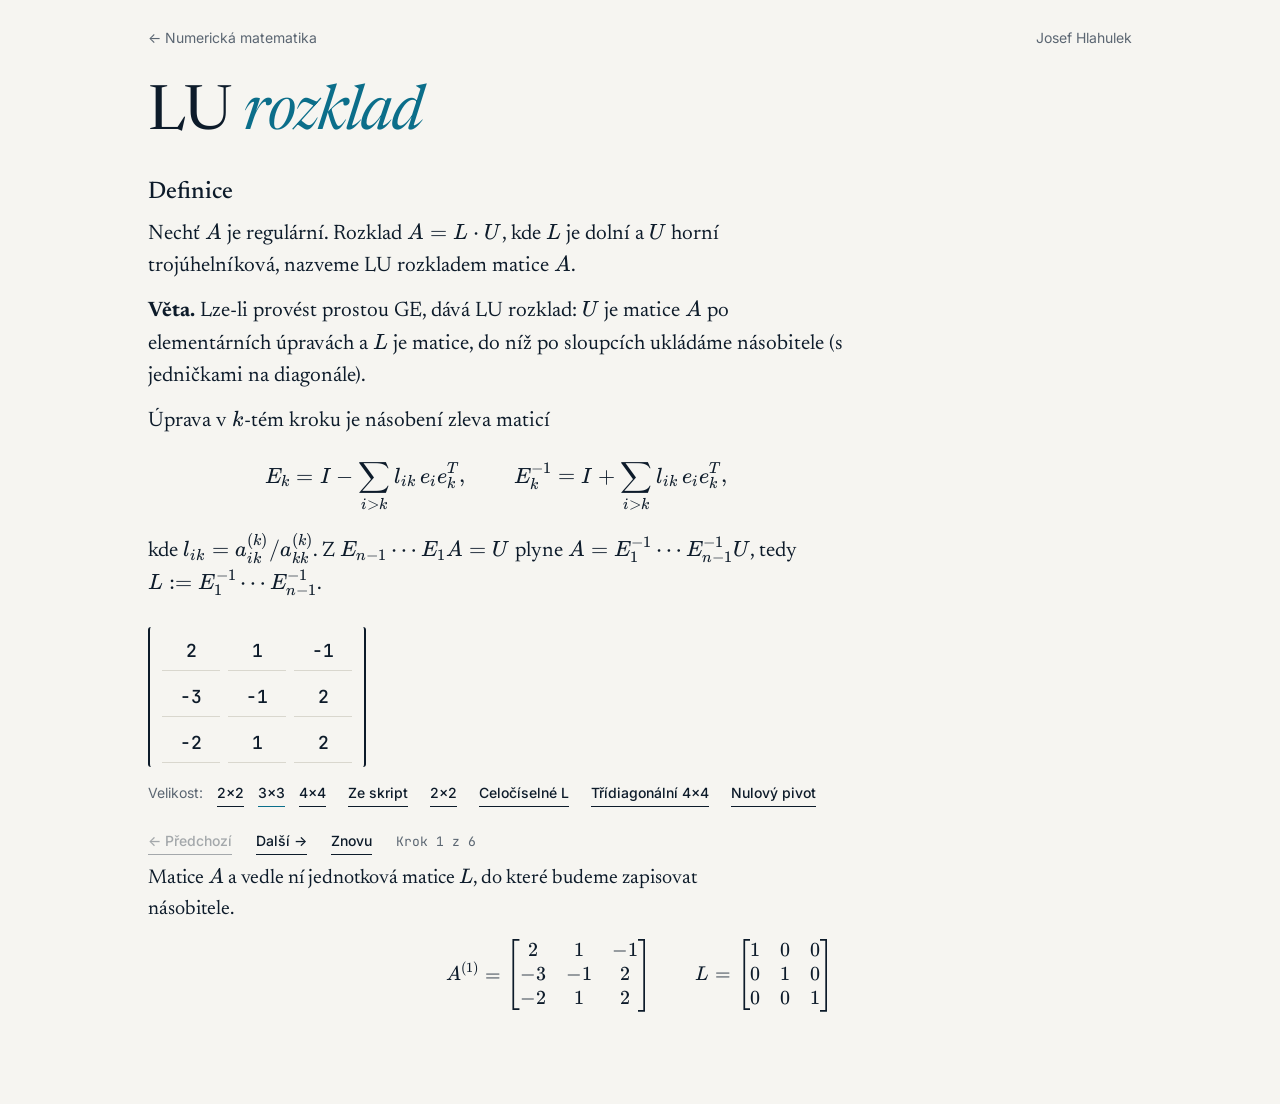
<file: animace/lu-rozklad.html>
<!doctype html>
<html lang="cs">
<head>
<meta charset="utf-8">
<meta name="viewport" content="width=device-width, initial-scale=1">
<title>LU rozklad · Josef Hlahulek</title>
<meta name="description" content="LU rozklad pomocí Gaussovy eliminace: elementární matice, jejich inverze a součin.">
<meta name="theme-color" content="#f6f5f1">
<link rel="preconnect" href="https://fonts.googleapis.com">
<link rel="preconnect" href="https://fonts.gstatic.com" crossorigin>
<link href="https://fonts.googleapis.com/css2?family=Inter:wght@400;500;600&family=Newsreader:ital,opsz,wght@0,6..72,400;0,6..72,500;1,6..72,400&family=JetBrains+Mono:wght@400;500&display=swap" rel="stylesheet">
<link rel="stylesheet" href="../assets/katex/katex.min.css">
<link rel="stylesheet" href="../assets/site.css">
<style>
  nav ul a.cur { color: var(--ink); }
  body { padding-bottom: 80px; }
  .top { display: flex; justify-content: space-between; align-items: center; height: 76px; font-size: 14px; color: var(--muted); }
  .top a:hover { color: var(--ink); }
  .katex { font-size: 1.06em; }

  .setup { display: flex; flex-wrap: wrap; align-items: center; gap: 18px 22px; margin: 0 0 14px; font-family: var(--serif); font-size: 26px; color: var(--ink); }
  .mat { display: grid; gap: 6px 8px; padding: 4px 12px; border-left: 2px solid var(--ink); border-right: 2px solid var(--ink); border-radius: 3px; }
  .mat.two { grid-template-columns: repeat(2, auto); }
  .mat.one { grid-template-columns: auto; }
  .mat input { width: 64px; padding: 6px 4px; text-align: center; font: 500 18px var(--mono); color: var(--ink); background: transparent;
               border: 0; border-bottom: 1px solid var(--line); border-radius: 0; outline: none; transition: border-color .2s, color .2s; }
  .mat input:focus { border-color: var(--accent); }
  .mat input.bad { color: #a33; border-color: #a33; }
  .mat .x { font-family: var(--serif); font-size: 24px; text-align: center; min-width: 64px; padding: 6px 4px; }
  .mat input, .mat .x { height: 40px; box-sizing: border-box; line-height: 26px; }
  .op { color: var(--muted); }

  .presets { display: flex; flex-wrap: wrap; gap: 6px 22px; align-items: baseline; font-size: 14px; color: var(--muted); margin: 0 0 22px; }
  .link { background: none; border: 0; border-bottom: 1px solid var(--ink); padding: 0 0 1px; font: inherit; font-size: 14px; font-weight: 500;
          cursor: pointer; color: var(--ink); transition: color .2s, border-color .2s; }
  .link:hover { color: var(--accent); border-color: var(--accent); }

  .panels { display: grid; grid-template-columns: 1fr 1fr; gap: 22px; border-top: 1px solid var(--line); padding: 18px 0 8px; }
  .panel h2 { font-family: var(--serif); font-weight: 500; font-size: 22px; margin: 0 0 4px; color: var(--ink); }
  .panel p.sub { margin: 0 0 8px; color: var(--muted); font-size: 14.5px; max-width: 46ch; }
  .panel svg { display: block; width: 100%; height: auto; max-width: 520px; touch-action: none; }
  .ctl { display: flex; align-items: center; gap: 14px; margin: 8px 0 0; font-size: 14px; color: var(--muted); flex-wrap: wrap; }
  .ctl input[type=range] { flex: 1; min-width: 140px; max-width: 280px; accent-color: var(--accent); }
  .ctl .val { font-family: var(--mono); font-size: 13px; color: var(--ink); min-width: 3.4em; }

  svg text { font-family: var(--sans); font-size: 12px; fill: var(--muted); }
  svg .lab { fill: var(--ink); font-size: 14px; font-weight: 500; }
  svg .labT { fill: var(--accent); font-size: 14px; font-weight: 500; }

  .notes { border-top: 1px solid var(--line); margin-top: 14px; padding-top: 20px; font-family: var(--serif); font-size: clamp(18px, 2.2vw, 21px); line-height: 1.55; color: var(--ink); max-width: 78ch; }
  .notes p { margin: 0 0 12px; }
  .notes .eq { margin: 6px 0 14px; overflow-x: auto; }
  .notes .warn { color: var(--accent); }

  .res { display: grid; grid-template-columns: minmax(200px, 300px) 1fr; gap: 6px 22px; margin: 18px 0 8px; font-size: 15px; align-items: baseline; }
  .res .k { color: var(--muted); }
  .res .v { font-family: var(--mono); font-size: 14px; color: var(--ink); overflow-x: auto; white-space: nowrap; }
  .res .v sup { font-size: .7em; }
  .res .em { color: var(--accent); }
  .seg { display: inline-flex; gap: 18px; font-size: 14px; }
  .seg button { background: none; border: 0; border-bottom: 2px solid transparent; padding: 0 0 1px; font: inherit; font-weight: 500; color: var(--muted); cursor: pointer; }
  .seg button.on { color: var(--ink); border-color: var(--accent); }
  select.op { font: 500 20px var(--mono); color: var(--ink); background: transparent; border: 0; border-bottom: 1px solid var(--line); padding: 4px 2px; outline: none; }
  .mrow { overflow-x: auto; padding: 6px 0; margin: 4px 0 6px; font-size: 1.12em; }
  .mrow .katex-display { margin: 0; }
  .stepbar { display: flex; flex-wrap: wrap; align-items: center; gap: 10px 24px; margin: 18px 0 8px; font-size: 15px; }
  .stepbar .cnt { font-family: var(--mono); font-size: 13px; color: var(--muted); }
  .stepbar button:disabled { opacity: .35; cursor: default; }
  .sty { font-family: var(--serif); font-size: clamp(18px, 2.1vw, 20px); line-height: 1.55; max-width: 80ch; margin: 6px 0 8px; }
  .sty p { margin: 0 0 6px; }
  .sty .ops { color: var(--ink); font-family: var(--mono); font-size: 14px; line-height: 1.7; margin: 4px 0 8px; }
  .sty .ok { color: var(--accent); }
  .sty .bad2 { color: #a33; }
  .sizes { display: inline-flex; gap: 14px; align-items: baseline; font-size: 14px; color: var(--muted); }
  .mat.n3 { grid-template-columns: repeat(3, auto); } .mat.n4 { grid-template-columns: repeat(4, auto); }
  .mat input { width: 58px; }
  .sec2 { border-top: 1px solid var(--line); margin-top: 26px; padding-top: 18px; }
  .sec2 h2 { font-family: var(--serif); font-weight: 500; font-size: 24px; margin: 0 0 12px; }
  .read { display: flex; flex-wrap: wrap; gap: 6px 28px; font-size: 15px; color: var(--muted); margin: 6px 0 0; }
  .read b { font-family: var(--mono); font-weight: 500; color: var(--ink); }
  .notes h3 { font-family: var(--serif); font-weight: 500; font-size: 24px; margin: 0 0 8px; }
  .notes .blk { margin-bottom: 26px; }
  @media (max-width: 860px) { .panels { grid-template-columns: 1fr; } .setup { font-size: 22px; } .mat input { width: 56px; } }
</style>
</head>
<body>
<div class="wrap la">
  <div class="top">
    <a href="../numericka-matematika.html">← Numerická matematika</a>
    <a href="../index.html">Josef Hlahulek</a>
  </div>
  <h1 class="sm" style="margin:6px 0 26px;max-width:none">LU <em>rozklad</em></h1>

  <div class="notes" style="border-top:0;padding-top:0;margin-top:0">
    <div class="blk">
      <h3>Definice</h3>
      <p>Nechť $A$ je regulární. Rozklad $A=L\cdot U$, kde $L$ je dolní a $U$ horní trojúhelníková, nazveme LU rozkladem matice $A$.</p>
      <p><b>Věta.</b> Lze-li provést prostou GE, dává LU rozklad: $U$ je matice $A$ po elementárních úpravách a $L$ je matice, do níž po sloupcích ukládáme násobitele (s jedničkami na diagonále).</p>
      <p>Úprava v $k$-tém kroku je násobení zleva maticí
      $$E_k=I-\sum_{i\gt k}l_{ik}\,e_ie_k^{T},\qquad E_k^{-1}=I+\sum_{i\gt k}l_{ik}\,e_ie_k^{T},$$
      kde $l_{ik}=a_{ik}^{(k)}/a_{kk}^{(k)}$. Z $E_{n-1}\cdots E_1A=U$ plyne $A=E_1^{-1}\cdots E_{n-1}^{-1}U$, tedy $L:=E_1^{-1}\cdots E_{n-1}^{-1}$.</p>
    </div>
  </div>

  <div class="setup" id="setup"></div>
  <div class="presets" id="presets">
    <span class="sizes">Velikost: <button class="link" type="button" data-n="2">2×2</button><button class="link" type="button" data-n="3">3×3</button><button class="link" type="button" data-n="4">4×4</button></span>
    <button class="link" type="button" data-m="3|2,1,-1,-3,-1,2,-2,1,2">Ze skript</button>
    <button class="link" type="button" data-m="2|4,3,6,3">2×2</button>
    <button class="link" type="button" data-m="3|1,2,3,2,5,7,3,7,12">Celočíselné L</button>
    <button class="link" type="button" data-m="4|2,-1,0,0,-1,2,-1,0,0,-1,2,-1,0,0,-1,2">Třídiagonální 4×4</button>
    <button class="link" type="button" data-m="2|0,1,1,1">Nulový pivot</button>
  </div>

  <div class="stepbar">
    <button class="link" id="prev" type="button">← Předchozí</button>
    <button class="link" id="next" type="button">Další →</button>
    <button class="link" id="reset" type="button">Znovu</button>
    <span class="cnt" id="cnt"></span>
  </div>
  <div class="sty" id="txt"></div>
  <div id="view"></div>
</div>

<script src="../assets/katex/katex.min.js"></script>
<script src="../assets/site.js"></script>
<script>
(function () {
  var $ = function (id) { return document.getElementById(id); };
  var N = 3, step = 0, steps = [], A = null, err = '';
  var PIV = '#d7ecf1', TEAL = '#0b6e8a';

  // --- racionální čísla [n,d] ---
  function gcd(a, b) { a = a < 0n ? -a : a; b = b < 0n ? -b : b; while (b) { var t = a % b; a = b; b = t; } return a; }
  function R(n, d) { if (d < 0n) { n = -n; d = -d; } var g = gcd(n, d) || 1n; return [n / g, d / g]; }
  function add(a, b) { return R(a[0] * b[1] + b[0] * a[1], a[1] * b[1]); }
  function sub(a, b) { return R(a[0] * b[1] - b[0] * a[1], a[1] * b[1]); }
  function mul(a, b) { return R(a[0] * b[0], a[1] * b[1]); }
  function dv(a, b) { return R(a[0] * b[1], a[1] * b[0]); }
  function neg(a) { return [-a[0], a[1]]; }
  function isz(a) { return a[0] === 0n; }
  function eq(a, b) { return a[0] === b[0] && a[1] === b[1]; }
  var ZERO = [0n, 1n], ONE = [1n, 1n];
  function parse(s) {
    s = String(s).replace(/\s+/g, '').replace(/−/g, '-').replace(/,/g, '.');
    var m = /^([+-]?)(\d+)\/(\d+)$/.exec(s);
    if (m) { if (BigInt(m[3]) === 0n) return null; return R(BigInt(m[1] === '-' ? '-' + m[2] : m[2]), BigInt(m[3])); }
    m = /^([+-]?)(\d*)\.?(\d*)$/.exec(s);
    if (!m || (m[2] === '' && m[3] === '')) return null;
    var num = BigInt((m[2] + m[3]) || '0'); if (m[1] === '-') num = -num;
    return R(num, 10n ** BigInt(m[3].length));
  }
  function tex(r) { if (r[1] === 1n) return r[0].toString(); return (r[0] < 0n ? '-' : '') + '\\frac{' + (r[0] < 0n ? -r[0] : r[0]).toString() + '}{' + r[1].toString() + '}'; }
  function txt(r) { return (r[0] < 0n ? '−' : '') + (r[0] < 0n ? -r[0] : r[0]).toString() + (r[1] === 1n ? '' : '/' + r[1].toString()); }
  function txtP(r) { return r[0] < 0n ? '(' + txt(r) + ')' : txt(r); }
  function ident() { var I = []; for (var i = 0; i < N; i++) { I.push([]); for (var j = 0; j < N; j++) I[i].push(i === j ? ONE : ZERO); } return I; }
  function copy(M) { return M.map(function (r) { return r.slice(); }); }
  function matmul(X, Y) { var Z = []; for (var i = 0; i < N; i++) { Z.push([]); for (var j = 0; j < N; j++) { var s = ZERO; for (var k = 0; k < N; k++) s = add(s, mul(X[i][k], Y[k][j])); Z[i].push(s); } } return Z; }

  // --- vykreslení matic: hl[i][j] = 'piv' | 'teal' | undefined ---
  function bm(M, hl) {
    var rows = M.map(function (r, i) {
      return r.map(function (x, j) {
        var t = tex(x), h = hl && hl[i] && hl[i][j];
        if (h === 'piv') return '\\colorbox{' + PIV + '}{$' + t + '$}';
        if (h === 'teal') return '\\textcolor{' + TEAL + '}{' + t + '}';
        return t;
      }).join(' & ');
    }).join(' \\\\ ');
    return '\\begin{bmatrix}' + rows + '\\end{bmatrix}';
  }
  function line(t) { var d = document.createElement('div'); d.className = 'mrow'; d.innerHTML = katex.renderToString(t, { displayMode: true, throwOnError: false, strict: false, trust: false }); return d; }
  function mk(M, mark) { var H = []; for (var i = 0; i < N; i++) { H.push([]); } mark.forEach(function (m) { H[m[0]][m[1]] = m[2]; }); return bm(M, H); }

  // --- výpočet všech kroků ---
  function compute() {
    steps = []; err = '';
    var Ak = copy(A), L = ident(), E1 = [];
    steps.push({ type: 'start', A: copy(A) });
    for (var k = 0; k < N - 1; k++) {
      var p = Ak[k][k];
      if (isz(p)) { err = 'Pivot $a_{' + (k + 1) + (k + 1) + '}^{(' + (k + 1) + ')}$ je nulový: prostou GE nelze provést, LU rozklad bez výměny řádků neexistuje.'; steps.push({ type: 'fail', k: k, Ak: copy(Ak) }); return; }
      var l = [], Anext = copy(Ak), E = ident(), Ei = ident(), Lnew = copy(L), i, j;
      for (i = k + 1; i < N; i++) {
        l[i] = dv(Ak[i][k], p);
        for (j = 0; j < N; j++) Anext[i][j] = sub(Ak[i][j], mul(l[i], Ak[k][j]));
        E[i][k] = neg(l[i]); Ei[i][k] = l[i]; Lnew[i][k] = l[i];
      }
      steps.push({ type: 'op', k: k, Ak: copy(Ak), An: Anext, l: l, Lprev: copy(L), Lnew: Lnew });
      steps.push({ type: 'inv', k: k, Ak: copy(Ak), An: Anext, E: E, Ei: Ei, Lnew: Lnew });
      Ei.slice && E1.push(Ei);
      Ak = Anext; L = Lnew;
    }
    steps.push({ type: 'final', U: Ak, L: L, Es: E1 });
  }

  function show() {
    var v = $('view'), t = $('txt'); v.innerHTML = '';
    $('prev').disabled = step === 0; $('next').disabled = step >= steps.length - 1;
    $('cnt').textContent = 'Krok ' + (step + 1) + ' z ' + steps.length;
    var s = steps[step], K, i, h = '';
    if (s.type === 'start') {
      t.innerHTML = '<p>Matice $A$ a vedle ní jednotková matice $L$, do které budeme zapisovat násobitele.</p>';
      v.appendChild(line('A^{(1)}=' + bm(s.A) + '\\qquad L=' + bm(ident())));
    } else if (s.type === 'fail') {
      t.innerHTML = '<p class="bad2">' + err + '</p>';
      v.appendChild(line('A^{(' + (s.k + 1) + ')}=' + mk(s.Ak, [[s.k, s.k, 'piv']])));
    } else if (s.type === 'op') {
      K = s.k + 1;
      h = '<p><b>Krok ' + K + '.</b> Pivot $a_{' + K + K + '}^{(' + K + ')}=' + tex(s.Ak[s.k][s.k]) + '$. Násobitele $l_{i' + K + '}=a_{i' + K + '}^{(' + K + ')}/a_{' + K + K + '}^{(' + K + ')}$ zapíšeme do $L$ na pozici $(i,' + K + ')$ a od $i$-tého řádku odečteme $l_{i' + K + '}$-násobek ' + K + '. řádku:</p><div class="ops">';
      for (i = s.k + 1; i < N; i++) h += 'l<sub>' + (i + 1) + K + '</sub> = ' + txt(s.Ak[i][s.k]) + ' / ' + txt(s.Ak[s.k][s.k]) + ' = ' + txt(s.l[i]) + ' &nbsp;&nbsp; ř<sub>' + (i + 1) + '</sub> ← ř<sub>' + (i + 1) + '</sub> − ' + txtP(s.l[i]) + '·ř<sub>' + K + '</sub><br>';
      h += '</div>';
      t.innerHTML = h;
      var m1 = [[s.k, s.k, 'piv']], m2 = [], m3 = [];
      for (i = s.k + 1; i < N; i++) { m1.push([i, s.k, 'teal']); m2.push([i, s.k, 'teal']); m3.push([i, s.k, 'teal']); }
      v.appendChild(line('A^{(' + K + ')}=' + mk(s.Ak, m1) + '\\ \\longrightarrow\\ A^{(' + (K + 1) + ')}=' + mk(s.An, m2)));
      v.appendChild(line('L=' + mk(s.Lnew, m3)));
    } else if (s.type === 'inv') {
      K = s.k + 1;
      t.innerHTML = '<p><b>Krok ' + K + '.</b> Úprava je násobení zleva maticí $E_{' + K + '}$ (násobitele se znaménkem minus). Její inverze $E_{' + K + '}^{-1}$ má násobitele se znaménkem plus, tedy přesně to, co jsme zapsali do $L$.</p>';
      var mm = [], mi = [];
      for (i = s.k + 1; i < N; i++) { mm.push([i, s.k, 'teal']); mi.push([i, s.k, 'teal']); }
      v.appendChild(line('E_{' + K + '}=' + mk(s.E, mm) + '\\qquad E_{' + K + '}^{-1}=' + mk(s.Ei, mi)));
      v.appendChild(line('E_{' + K + '}\\,A^{(' + K + ')}=' + bm(s.E) + bm(s.Ak) + '=' + bm(s.An) + '=A^{(' + (K + 1) + ')}'));
      var lab = K === 1 ? 'E_1^{-1}' : 'E_1^{-1}\\cdots E_{' + K + '}^{-1}';
      var m4 = []; for (i = s.k + 1; i < N; i++) m4.push([i, s.k, 'teal']);
      if (K > 1) v.appendChild(line(lab + '=' + mk(s.Lnew, m4)));
      if (K > 1) { var p = document.createElement('p'); p.className = 'muted'; p.style.cssText = 'font-size:15px;margin:0'; p.textContent = 'Roznásobením se násobitele pouze uloží na svá místa.'; v.appendChild(p); }
    } else if (s.type === 'final') {
      t.innerHTML = '<p>Hotovo. $U=A^{(' + N + ')}$ je horní trojúhelníková. $L=E_1^{-1}\\cdots E_{' + (N - 1) + '}^{-1}$ je dolní trojúhelníková s jedničkami na diagonále a s násobiteli pod diagonálou.</p>';
      var prod = s.Es.map(function (E) { return bm(E); }).join('');
      v.appendChild(line('L=' + s.Es.map(function (E, q) { return 'E_{' + (q + 1) + '}^{-1}'; }).join('') + '=' + prod + '=' + bm(s.L)));
      v.appendChild(line('U=' + bm(s.U)));
      var LU = matmul(s.L, s.U), okk = true;
      for (i = 0; i < N; i++) for (var j = 0; j < N; j++) if (!eq(LU[i][j], A[i][j])) okk = false;
      v.appendChild(line('L\\,U=' + bm(s.L) + bm(s.U) + '=' + bm(LU) + (okk ? '=A' : '\\neq A')));
    }
    if (window.katexRenderText) window.katexRenderText(t);
    renderText(t);
  }
  function renderText(el) {
    el.innerHTML = el.innerHTML.replace(/\$([^$]+?)\$/g, function (_, m) { return katex.renderToString(m.replace(/&lt;/g, '<'), { throwOnError: false, strict: false }); });
  }

  // --- vstup ---
  var ins = [];
  function buildInputs(vals) {
    var wrap = $('setup'); wrap.innerHTML = '';
    var m = document.createElement('div'); m.className = 'mat n' + N; if (N === 2) m.className = 'mat two';
    ins = [];
    for (var i = 0; i < N * N; i++) {
      var e = document.createElement('input'); e.setAttribute('inputmode', 'decimal'); e.setAttribute('aria-label', 'a' + (Math.floor(i / N) + 1) + ((i % N) + 1));
      e.value = vals ? vals[i] : (i % (N + 1) === 0 ? '2' : '1'); e.addEventListener('input', read); m.appendChild(e); ins.push(e);
    }
    wrap.appendChild(m);
    Array.prototype.forEach.call(document.querySelectorAll('[data-n]'), function (b) { b.style.borderColor = (+b.getAttribute('data-n') === N) ? 'var(--accent)' : ''; });
  }
  function read() {
    var M = [], ok = true;
    for (var i = 0; i < N; i++) { M.push([]); for (var j = 0; j < N; j++) { var e = ins[i * N + j], r = parse(e.value); e.classList.toggle('bad', !r); if (!r) ok = false; M[i].push(r); } }
    if (!ok) { $('txt').innerHTML = '<p>Zadejte čísla (celá, desetinná nebo zlomky a/b).</p>'; $('view').innerHTML = ''; $('prev').disabled = $('next').disabled = true; return; }
    A = M; step = 0; compute(); show();
  }
  Array.prototype.forEach.call(document.querySelectorAll('[data-n]'), function (b) { b.addEventListener('click', function () { N = +b.getAttribute('data-n'); buildInputs(); read(); }); });
  Array.prototype.forEach.call(document.querySelectorAll('[data-m]'), function (b) { b.addEventListener('click', function () { var v = b.getAttribute('data-m').split('|'); N = +v[0]; buildInputs(v[1].split(',')); read(); }); });
  $('prev').addEventListener('click', function () { if (step > 0) { step--; show(); } });
  $('next').addEventListener('click', function () { if (step < steps.length - 1) { step++; show(); } });
  $('reset').addEventListener('click', function () { step = 0; show(); });

  var Mn = document.querySelector('.notes');
  Mn.innerHTML = Mn.innerHTML.replace(/\$\$([\s\S]+?)\$\$/g, function (_, m) { return katex.renderToString(m, { displayMode: true, throwOnError: false }); })
                             .replace(/\$([^$]+?)\$/g, function (_, m) { return katex.renderToString(m, { throwOnError: false }); });
  N = 3; buildInputs(['2', '1', '-1', '-3', '-1', '2', '-2', '1', '2']); read();
})();
</script>
</body>
</html>
</file>
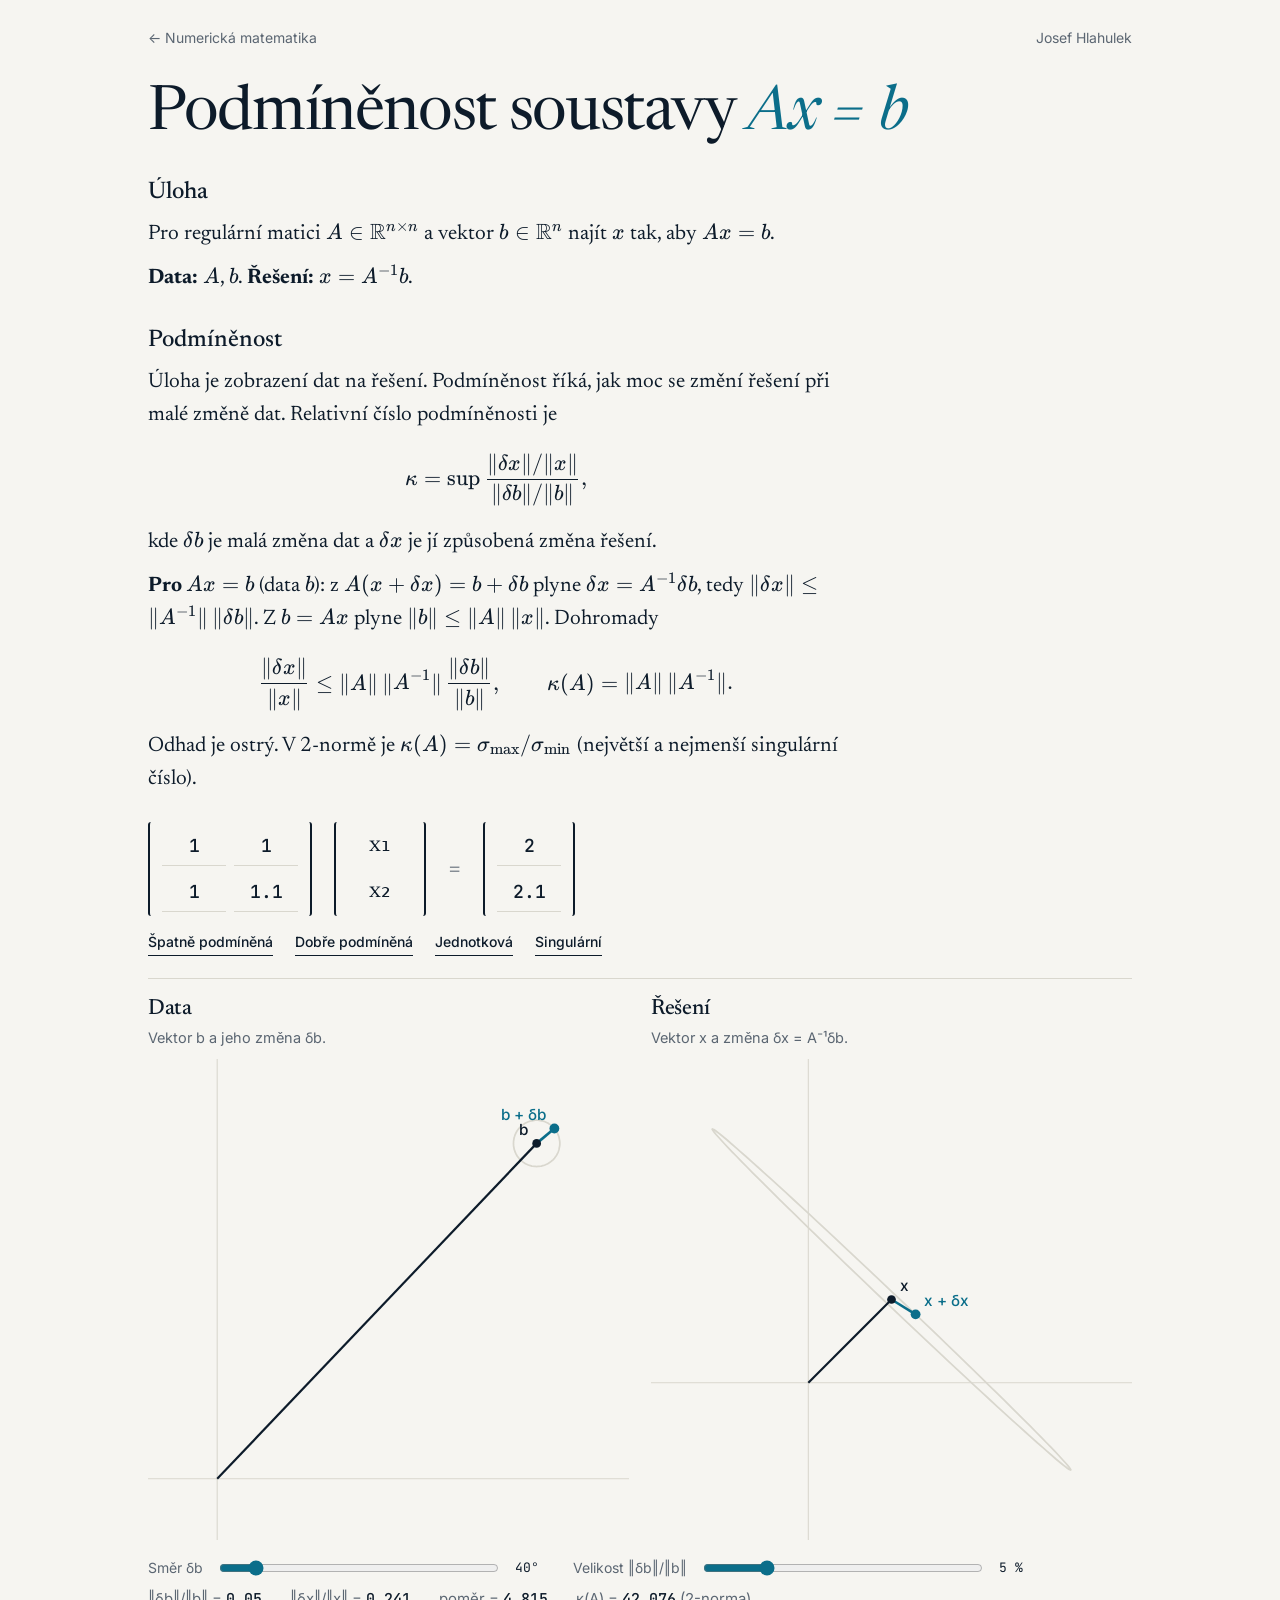
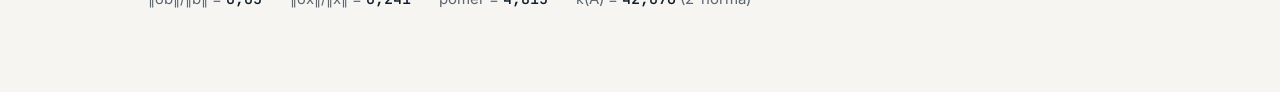
<file: animace/podminenost-soustavy.html>
<!doctype html>
<html lang="cs">
<head>
<meta charset="utf-8">
<meta name="viewport" content="width=device-width, initial-scale=1">
<title>Podmíněnost soustavy Ax = b · Josef Hlahulek</title>
<meta name="description" content="Úloha Ax = b, podmíněnost a číslo podmíněnosti matice.">
<meta name="theme-color" content="#f6f5f1">
<link rel="preconnect" href="https://fonts.googleapis.com">
<link rel="preconnect" href="https://fonts.gstatic.com" crossorigin>
<link href="https://fonts.googleapis.com/css2?family=Inter:wght@400;500;600&family=Newsreader:ital,opsz,wght@0,6..72,400;0,6..72,500;1,6..72,400&family=JetBrains+Mono:wght@400;500&display=swap" rel="stylesheet">
<link rel="stylesheet" href="../assets/katex/katex.min.css">
<link rel="stylesheet" href="../assets/site.css">
<style>
  nav ul a.cur { color: var(--ink); }
  body { padding-bottom: 80px; }
  .top { display: flex; justify-content: space-between; align-items: center; height: 76px; font-size: 14px; color: var(--muted); }
  .top a:hover { color: var(--ink); }
  .katex { font-size: 1.06em; }

  .setup { display: flex; flex-wrap: wrap; align-items: center; gap: 18px 22px; margin: 0 0 14px; font-family: var(--serif); font-size: 26px; color: var(--ink); }
  .mat { display: grid; gap: 6px 8px; padding: 4px 12px; border-left: 2px solid var(--ink); border-right: 2px solid var(--ink); border-radius: 3px; }
  .mat.two { grid-template-columns: repeat(2, auto); }
  .mat.one { grid-template-columns: auto; }
  .mat input { width: 64px; padding: 6px 4px; text-align: center; font: 500 18px var(--mono); color: var(--ink); background: transparent;
               border: 0; border-bottom: 1px solid var(--line); border-radius: 0; outline: none; transition: border-color .2s, color .2s; }
  .mat input:focus { border-color: var(--accent); }
  .mat input.bad { color: #a33; border-color: #a33; }
  .mat .x { font-family: var(--serif); font-size: 24px; text-align: center; min-width: 64px; padding: 6px 4px; }
  .mat input, .mat .x { height: 40px; box-sizing: border-box; line-height: 26px; }
  .op { color: var(--muted); }

  .presets { display: flex; flex-wrap: wrap; gap: 6px 22px; align-items: baseline; font-size: 14px; color: var(--muted); margin: 0 0 22px; }
  .link { background: none; border: 0; border-bottom: 1px solid var(--ink); padding: 0 0 1px; font: inherit; font-size: 14px; font-weight: 500;
          cursor: pointer; color: var(--ink); transition: color .2s, border-color .2s; }
  .link:hover { color: var(--accent); border-color: var(--accent); }

  .panels { display: grid; grid-template-columns: 1fr 1fr; gap: 22px; border-top: 1px solid var(--line); padding: 18px 0 8px; }
  .panel h2 { font-family: var(--serif); font-weight: 500; font-size: 22px; margin: 0 0 4px; color: var(--ink); }
  .panel p.sub { margin: 0 0 8px; color: var(--muted); font-size: 14.5px; max-width: 46ch; }
  .panel svg { display: block; width: 100%; height: auto; max-width: 520px; touch-action: none; }
  .ctl { display: flex; align-items: center; gap: 14px; margin: 8px 0 0; font-size: 14px; color: var(--muted); flex-wrap: wrap; }
  .ctl input[type=range] { flex: 1; min-width: 140px; max-width: 280px; accent-color: var(--accent); }
  .ctl .val { font-family: var(--mono); font-size: 13px; color: var(--ink); min-width: 3.4em; }

  svg text { font-family: var(--sans); font-size: 12px; fill: var(--muted); }
  svg .lab { fill: var(--ink); font-size: 14px; font-weight: 500; }
  svg .labT { fill: var(--accent); font-size: 14px; font-weight: 500; }

  .notes { border-top: 1px solid var(--line); margin-top: 14px; padding-top: 20px; font-family: var(--serif); font-size: clamp(18px, 2.2vw, 21px); line-height: 1.55; color: var(--ink); max-width: 78ch; }
  .notes p { margin: 0 0 12px; }
  .notes .eq { margin: 6px 0 14px; overflow-x: auto; }
  .notes .warn { color: var(--accent); }

  .read { display: flex; flex-wrap: wrap; gap: 6px 28px; font-size: 15px; color: var(--muted); margin: 6px 0 0; }
  .read b { font-family: var(--mono); font-weight: 500; color: var(--ink); }
  .notes h3 { font-family: var(--serif); font-weight: 500; font-size: 24px; margin: 0 0 8px; }
  .notes .blk { margin-bottom: 26px; }
  @media (max-width: 860px) { .panels { grid-template-columns: 1fr; } .setup { font-size: 22px; } .mat input { width: 56px; } }
</style>
</head>
<body>
<div class="wrap la">
  <div class="top">
    <a href="../numericka-matematika.html">← Numerická matematika</a>
    <a href="../index.html">Josef Hlahulek</a>
  </div>
  <h1 class="sm" style="margin:6px 0 26px;max-width:none">Podmíněnost soustavy <em>Ax = b</em></h1>

  <div class="notes" style="border-top:0;padding-top:0;margin-top:0">
    <div class="blk">
      <h3>Úloha</h3>
      <p>Pro regulární matici $A\in\mathbb R^{n\times n}$ a vektor $b\in\mathbb R^{n}$ najít $x$ tak, aby $Ax=b$.</p>
      <p><b>Data:</b> $A$, $b$. <b>Řešení:</b> $x=A^{-1}b$.</p>
    </div>
    <div class="blk">
      <h3>Podmíněnost</h3>
      <p>Úloha je zobrazení dat na řešení. Podmíněnost říká, jak moc se změní řešení při malé změně dat. Relativní číslo podmíněnosti je
      $$\kappa=\sup\frac{\|\delta x\|/\|x\|}{\|\delta b\|/\|b\|},$$
      kde $\delta b$ je malá změna dat a $\delta x$ je jí způsobená změna řešení.</p>
      <p><b>Pro $Ax=b$</b> (data $b$): z $A(x+\delta x)=b+\delta b$ plyne $\delta x=A^{-1}\delta b$, tedy $\|\delta x\|\le\|A^{-1}\|\,\|\delta b\|$. Z $b=Ax$ plyne $\|b\|\le\|A\|\,\|x\|$. Dohromady
      $$\frac{\|\delta x\|}{\|x\|}\le\|A\|\,\|A^{-1}\|\,\frac{\|\delta b\|}{\|b\|},\qquad \kappa(A)=\|A\|\,\|A^{-1}\|.$$
      Odhad je ostrý. V 2-normě je $\kappa(A)=\sigma_{\max}/\sigma_{\min}$ (největší a nejmenší singulární číslo).</p>
    </div>
  </div>

    <div class="setup">
      <div class="mat two" id="matA">
        <input id="a11" value="1" inputmode="decimal" aria-label="a11">
        <input id="a12" value="1" inputmode="decimal" aria-label="a12">
        <input id="a21" value="1" inputmode="decimal" aria-label="a21">
        <input id="a22" value="1.1" inputmode="decimal" aria-label="a22">
      </div>
      <div class="mat one">
        <div class="x">x₁</div>
        <div class="x">x₂</div>
      </div>
      <span class="op">=</span>
      <div class="mat one">
        <input id="b1" value="2" inputmode="decimal" aria-label="b1">
        <input id="b2" value="2.1" inputmode="decimal" aria-label="b2">
      </div>
    </div>

    <div class="presets">
      <button class="link" type="button" data-p="1,1,1,1.1,2,2.1">Špatně podmíněná</button>
      <button class="link" type="button" data-p="2,0,0,1,2,1">Dobře podmíněná</button>
      <button class="link" type="button" data-p="1,0,0,1,1,2">Jednotková</button>
      <button class="link" type="button" data-p="1,2,2,4,3,6">Singulární</button>
    </div>

    <div class="panels">
      <div class="panel">
        <h2>Data</h2>
        <p class="sub">Vektor b a jeho změna δb.</p>
        <svg id="svgL" viewBox="0 0 440 440" role="img" aria-label="Prostor dat"></svg>
      </div>
      <div class="panel">
        <h2>Řešení</h2>
        <p class="sub">Vektor x a změna δx = A⁻¹δb.</p>
        <svg id="svgR" viewBox="0 0 440 440" role="img" aria-label="Prostor řešení"></svg>
      </div>
    </div>
    <div class="ctl"><span>Směr δb</span><input id="phi" type="range" min="0" max="360" step="1" value="40" aria-label="Směr změny dat"><span class="val" id="phiV">40°</span>
      <span>Velikost ‖δb‖/‖b‖</span><input id="eps" type="range" min="1" max="20" step="1" value="5" aria-label="Velikost změny dat"><span class="val" id="epsV">5 %</span></div>
    <div class="read" id="read"></div>

</div>

<script src="../assets/katex/katex.min.js"></script>
<script src="../assets/site.js"></script>
<script>
(function () {
  var $ = function (id) { return document.getElementById(id); };
  var TEAL = '#0b6e8a', INK = '#0d1b2a', LINE = '#d9d7ce', MUTED = '#6b7782';
  var ids = ['a11', 'a12', 'a21', 'a22', 'b1', 'b2'];

  function parse(s) {
    s = String(s).replace(/\s+/g, '').replace(/−/g, '-').replace(',', '.');
    if (s === '' || !/^[-+]?(\d+\.?\d*|\.\d+)$/.test(s)) return NaN;
    return parseFloat(s);
  }
  function fmt(v) { if (!isFinite(v)) return '∞'; var a = Math.abs(v); return (a >= 1000 ? v.toExponential(2) : String(Math.round(v * 1000) / 1000)).replace('.', ','); }
  function svgEl(n, at) { var e = document.createElementNS('http://www.w3.org/2000/svg', n); for (var k in at) e.setAttribute(k, at[k]); return e; }

  function frame(svg, pts) {
    var xs = [0], ys = [0];
    pts.forEach(function (p) { xs.push(p[0]); ys.push(p[1]); });
    var x0 = Math.min.apply(null, xs), x1 = Math.max.apply(null, xs), y0 = Math.min.apply(null, ys), y1 = Math.max.apply(null, ys);
    var w = Math.max(x1 - x0, 1e-9), h = Math.max(y1 - y0, 1e-9), m = 56, s = Math.min((440 - 2 * m) / w, (440 - 2 * m) / h);
    var ox = (440 - s * w) / 2 - s * x0, oy = (440 + s * h) / 2 + s * y0;
    return { s: s, P: function (p) { return [ox + s * p[0], oy - s * p[1]]; } };
  }
  function axes(svg, F) {
    var o = F.P([0, 0]);
    svg.appendChild(svgEl('line', { x1: 0, y1: o[1], x2: 440, y2: o[1], stroke: LINE, 'stroke-width': 1 }));
    svg.appendChild(svgEl('line', { x1: o[0], y1: 0, x2: o[0], y2: 440, stroke: LINE, 'stroke-width': 1 }));
  }
  function dot(svg, q, col, r) { svg.appendChild(svgEl('circle', { cx: q[0], cy: q[1], r: r, fill: col })); }
  function txt(svg, q, t, cls) { var right = q[0] > 300, e = svgEl('text', { x: q[0] + (right ? -8 : 8), y: q[1] - 8, 'class': cls || 'lab', 'text-anchor': right ? 'end' : 'start' }); e.textContent = t; svg.appendChild(e); }
  function poly(svg, F, pts, col, w) {
    var d = pts.map(function (p, i) { var q = F.P(p); return (i ? 'L' : 'M') + q[0].toFixed(1) + ' ' + q[1].toFixed(1); }).join('') + 'Z';
    svg.appendChild(svgEl('path', { d: d, fill: 'none', stroke: col, 'stroke-width': w || 1.4 }));
  }
  function seg(svg, F, a, b, col, w) {
    var p = F.P(a), q = F.P(b);
    svg.appendChild(svgEl('line', { x1: p[0], y1: p[1], x2: q[0], y2: q[1], stroke: col, 'stroke-width': w || 2 }));
  }

  function draw() {
    var v = ids.map(function (i) { return parse($(i).value); });
    ids.forEach(function (i, k) { $(i).classList.toggle('bad', isNaN(v[k])); });
    var L = $('svgL'), R = $('svgR'); L.innerHTML = ''; R.innerHTML = '';
    var phi = +$('phi').value, eps = +$('eps').value / 100;
    $('phiV').textContent = phi + '°'; $('epsV').textContent = $('eps').value + ' %';
    if (v.some(isNaN)) { $('read').innerHTML = 'Zadejte čísla.'; return; }
    var a = v[0], b = v[1], c = v[2], d = v[3], b1 = v[4], b2 = v[5];
    var det = a * d - b * c;
    var nb = Math.hypot(b1, b2);
    var sc = Math.max(Math.abs(a), Math.abs(b), Math.abs(c), Math.abs(d), 1e-12);
    if (Math.abs(det) < 1e-12 * sc * sc) { $('read').innerHTML = 'Matice A je singulární: úloha nemá jednoznačné řešení, κ(A) = ∞.'; return; }
    if (nb === 0) { $('read').innerHTML = 'Pro b = 0 je x = 0, relativní změna není definována.'; return; }
    var Ai = [[d / det, -b / det], [-c / det, a / det]];
    var x = [Ai[0][0] * b1 + Ai[0][1] * b2, Ai[1][0] * b1 + Ai[1][1] * b2];
    var t = phi * Math.PI / 180, db = [eps * nb * Math.cos(t), eps * nb * Math.sin(t)];
    var dx = [Ai[0][0] * db[0] + Ai[0][1] * db[1], Ai[1][0] * db[0] + Ai[1][1] * db[1]];
    var circ = [], ell = [], N = 120, k;
    for (k = 0; k < N; k++) {
      var u = 2 * Math.PI * k / N, e = [eps * nb * Math.cos(u), eps * nb * Math.sin(u)];
      circ.push([b1 + e[0], b2 + e[1]]);
      ell.push([x[0] + Ai[0][0] * e[0] + Ai[0][1] * e[1], x[1] + Ai[1][0] * e[0] + Ai[1][1] * e[1]]);
    }
    var FL = frame(L, circ.concat([[b1, b2]])), FR = frame(R, ell.concat([x]));
    axes(L, FL); axes(R, FR);
    poly(L, FL, circ, LINE, 1.6); poly(R, FR, ell, LINE, 1.6);
    seg(L, FL, [0, 0], [b1, b2], INK, 2); seg(R, FR, [0, 0], x, INK, 2);
    seg(L, FL, [b1, b2], [b1 + db[0], b2 + db[1]], TEAL, 2.4);
    seg(R, FR, x, [x[0] + dx[0], x[1] + dx[1]], TEAL, 2.4);
    dot(L, FL.P([b1, b2]), INK, 4); dot(L, FL.P([b1 + db[0], b2 + db[1]]), TEAL, 4.5);
    dot(R, FR.P(x), INK, 4); dot(R, FR.P([x[0] + dx[0], x[1] + dx[1]]), TEAL, 4.5);
    txt(L, FL.P([b1, b2]), 'b'); txt(R, FR.P(x), 'x');
    txt(L, FL.P([b1 + db[0], b2 + db[1]]), 'b + δb', 'labT'); txt(R, FR.P([x[0] + dx[0], x[1] + dx[1]]), 'x + δx', 'labT');
    // 2-norma: singulární čísla z AᵀA
    var p = a * a + c * c, q = a * b + c * d, r = b * b + d * d, tr = p + r, dd = p * r - q * q;
    var disc = Math.sqrt(Math.max(tr * tr / 4 - dd, 0)), l1 = tr / 2 + disc, l2 = Math.max(tr / 2 - disc, 0);
    var kap = Math.sqrt(l1) / Math.sqrt(l2);
    var rb = Math.hypot(db[0], db[1]) / nb, rx = Math.hypot(dx[0], dx[1]) / Math.hypot(x[0], x[1]);
    $('read').innerHTML = '<span>‖δb‖/‖b‖ = <b>' + fmt(rb) + '</b></span><span>‖δx‖/‖x‖ = <b>' + fmt(rx) + '</b></span><span>poměr = <b>' + fmt(rx / rb) + '</b></span><span>κ(A) = <b>' + fmt(kap) + '</b> (2-norma)</span>';
  }

  ids.forEach(function (i) { $(i).addEventListener('input', draw); });
  $('phi').addEventListener('input', draw); $('eps').addEventListener('input', draw);
  Array.prototype.forEach.call(document.querySelectorAll('.presets [data-p]'), function (bt) {
    bt.addEventListener('click', function () { bt.getAttribute('data-p').split(',').forEach(function (s, k) { $(ids[k]).value = s; }); draw(); });
  });

  // KaTeX v textu
  var M = document.querySelector('.notes');
  M.innerHTML = M.innerHTML.replace(/\$\$([\s\S]+?)\$\$/g, function (_, m) { return katex.renderToString(m, { displayMode: true, throwOnError: false }); })
                           .replace(/\$([^$]+?)\$/g, function (_, m) { return katex.renderToString(m.replace(/&lt;/g, '<'), { throwOnError: false }); });
  draw();
})();
</script>
</body>
</html>
</file>
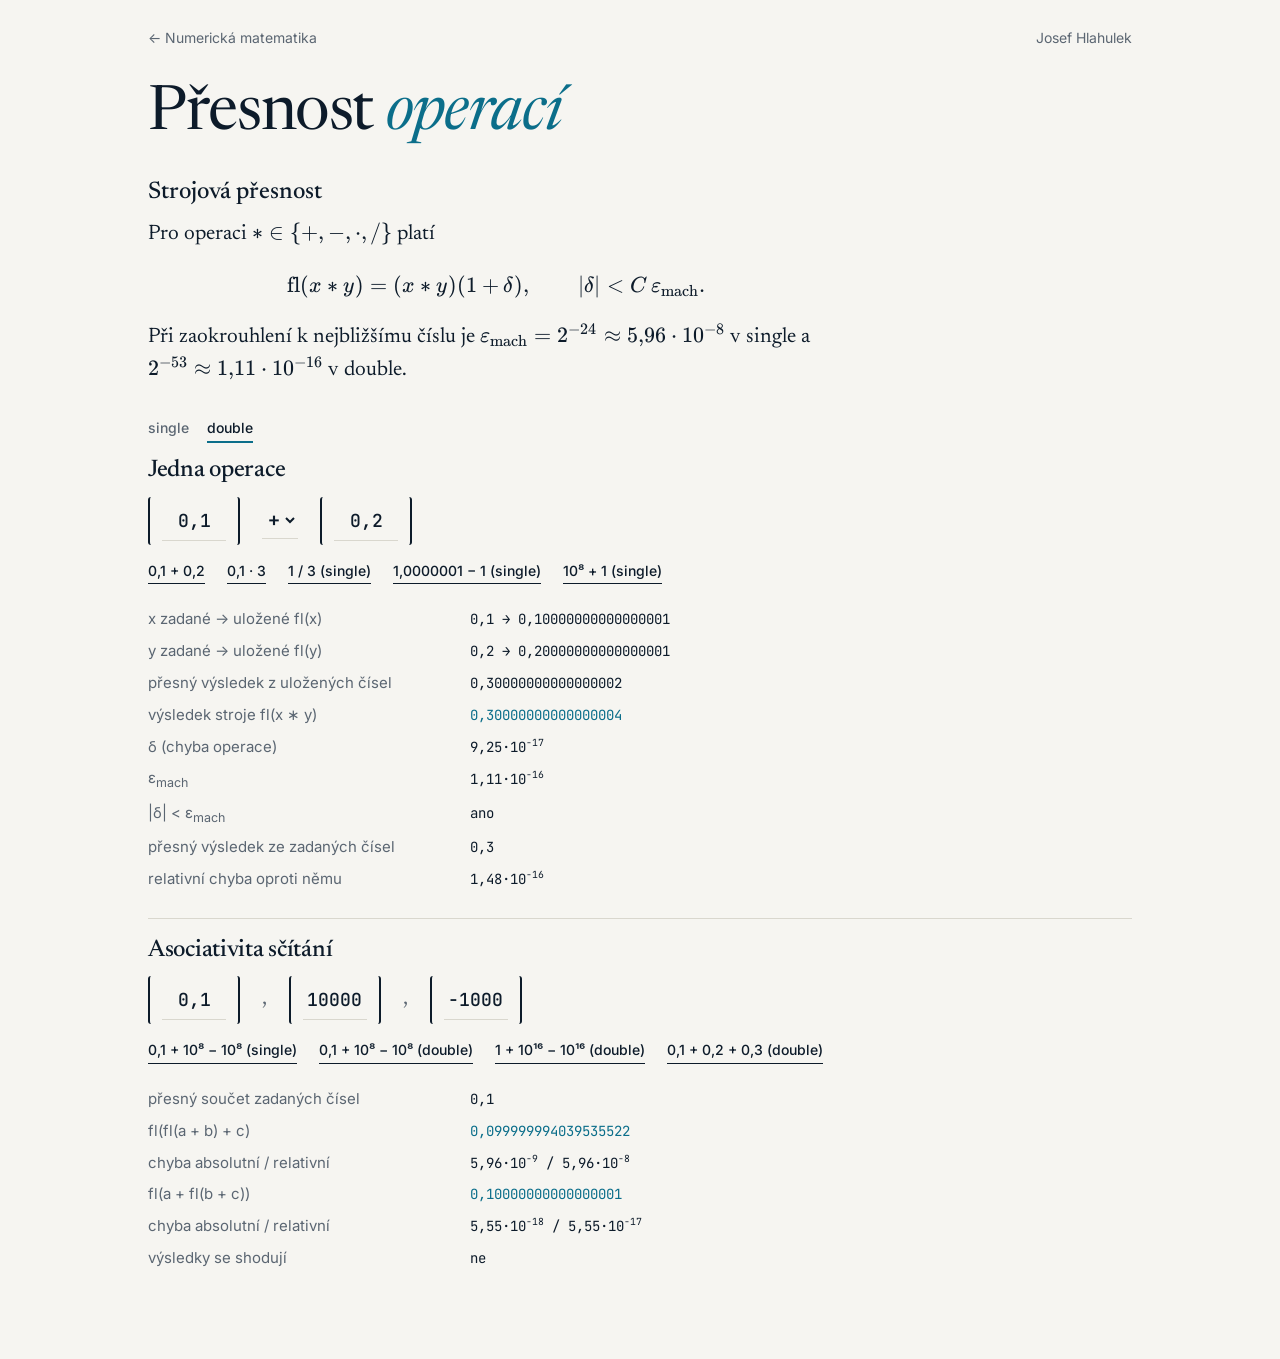
<file: animace/presnost-operaci.html>
<!doctype html>
<html lang="cs">
<head>
<meta charset="utf-8">
<meta name="viewport" content="width=device-width, initial-scale=1">
<title>Přesnost operací · Josef Hlahulek</title>
<meta name="description" content="Strojová přesnost a zaokrouhlování při operacích v pohyblivé řádové čárce.">
<meta name="theme-color" content="#f6f5f1">
<link rel="preconnect" href="https://fonts.googleapis.com">
<link rel="preconnect" href="https://fonts.gstatic.com" crossorigin>
<link href="https://fonts.googleapis.com/css2?family=Inter:wght@400;500;600&family=Newsreader:ital,opsz,wght@0,6..72,400;0,6..72,500;1,6..72,400&family=JetBrains+Mono:wght@400;500&display=swap" rel="stylesheet">
<link rel="stylesheet" href="../assets/katex/katex.min.css">
<link rel="stylesheet" href="../assets/site.css">
<style>
  nav ul a.cur { color: var(--ink); }
  body { padding-bottom: 80px; }
  .top { display: flex; justify-content: space-between; align-items: center; height: 76px; font-size: 14px; color: var(--muted); }
  .top a:hover { color: var(--ink); }
  .katex { font-size: 1.06em; }

  .setup { display: flex; flex-wrap: wrap; align-items: center; gap: 18px 22px; margin: 0 0 14px; font-family: var(--serif); font-size: 26px; color: var(--ink); }
  .mat { display: grid; gap: 6px 8px; padding: 4px 12px; border-left: 2px solid var(--ink); border-right: 2px solid var(--ink); border-radius: 3px; }
  .mat.two { grid-template-columns: repeat(2, auto); }
  .mat.one { grid-template-columns: auto; }
  .mat input { width: 64px; padding: 6px 4px; text-align: center; font: 500 18px var(--mono); color: var(--ink); background: transparent;
               border: 0; border-bottom: 1px solid var(--line); border-radius: 0; outline: none; transition: border-color .2s, color .2s; }
  .mat input:focus { border-color: var(--accent); }
  .mat input.bad { color: #a33; border-color: #a33; }
  .mat .x { font-family: var(--serif); font-size: 24px; text-align: center; min-width: 64px; padding: 6px 4px; }
  .mat input, .mat .x { height: 40px; box-sizing: border-box; line-height: 26px; }
  .op { color: var(--muted); }

  .presets { display: flex; flex-wrap: wrap; gap: 6px 22px; align-items: baseline; font-size: 14px; color: var(--muted); margin: 0 0 22px; }
  .link { background: none; border: 0; border-bottom: 1px solid var(--ink); padding: 0 0 1px; font: inherit; font-size: 14px; font-weight: 500;
          cursor: pointer; color: var(--ink); transition: color .2s, border-color .2s; }
  .link:hover { color: var(--accent); border-color: var(--accent); }

  .panels { display: grid; grid-template-columns: 1fr 1fr; gap: 22px; border-top: 1px solid var(--line); padding: 18px 0 8px; }
  .panel h2 { font-family: var(--serif); font-weight: 500; font-size: 22px; margin: 0 0 4px; color: var(--ink); }
  .panel p.sub { margin: 0 0 8px; color: var(--muted); font-size: 14.5px; max-width: 46ch; }
  .panel svg { display: block; width: 100%; height: auto; max-width: 520px; touch-action: none; }
  .ctl { display: flex; align-items: center; gap: 14px; margin: 8px 0 0; font-size: 14px; color: var(--muted); flex-wrap: wrap; }
  .ctl input[type=range] { flex: 1; min-width: 140px; max-width: 280px; accent-color: var(--accent); }
  .ctl .val { font-family: var(--mono); font-size: 13px; color: var(--ink); min-width: 3.4em; }

  svg text { font-family: var(--sans); font-size: 12px; fill: var(--muted); }
  svg .lab { fill: var(--ink); font-size: 14px; font-weight: 500; }
  svg .labT { fill: var(--accent); font-size: 14px; font-weight: 500; }

  .notes { border-top: 1px solid var(--line); margin-top: 14px; padding-top: 20px; font-family: var(--serif); font-size: clamp(18px, 2.2vw, 21px); line-height: 1.55; color: var(--ink); max-width: 78ch; }
  .notes p { margin: 0 0 12px; }
  .notes .eq { margin: 6px 0 14px; overflow-x: auto; }
  .notes .warn { color: var(--accent); }

  .res { display: grid; grid-template-columns: minmax(200px, 300px) 1fr; gap: 6px 22px; margin: 18px 0 8px; font-size: 15px; align-items: baseline; }
  .res .k { color: var(--muted); }
  .res .v { font-family: var(--mono); font-size: 14px; color: var(--ink); overflow-x: auto; white-space: nowrap; }
  .res .v sup { font-size: .7em; }
  .res .em { color: var(--accent); }
  .seg { display: inline-flex; gap: 18px; font-size: 14px; }
  .seg button { background: none; border: 0; border-bottom: 2px solid transparent; padding: 0 0 1px; font: inherit; font-weight: 500; color: var(--muted); cursor: pointer; }
  .seg button.on { color: var(--ink); border-color: var(--accent); }
  select.op { font: 500 20px var(--mono); color: var(--ink); background: transparent; border: 0; border-bottom: 1px solid var(--line); padding: 4px 2px; outline: none; }
  .sec2 { border-top: 1px solid var(--line); margin-top: 26px; padding-top: 18px; }
  .sec2 h2 { font-family: var(--serif); font-weight: 500; font-size: 24px; margin: 0 0 12px; }
  .read { display: flex; flex-wrap: wrap; gap: 6px 28px; font-size: 15px; color: var(--muted); margin: 6px 0 0; }
  .read b { font-family: var(--mono); font-weight: 500; color: var(--ink); }
  .notes h3 { font-family: var(--serif); font-weight: 500; font-size: 24px; margin: 0 0 8px; }
  .notes .blk { margin-bottom: 26px; }
  @media (max-width: 860px) { .panels { grid-template-columns: 1fr; } .setup { font-size: 22px; } .mat input { width: 56px; } }
</style>
</head>
<body>
<div class="wrap la">
  <div class="top">
    <a href="../numericka-matematika.html">← Numerická matematika</a>
    <a href="../index.html">Josef Hlahulek</a>
  </div>
  <h1 class="sm" style="margin:6px 0 26px;max-width:none">Přesnost <em>operací</em></h1>

  <div class="notes" style="border-top:0;padding-top:0;margin-top:0">
    <div class="blk">
      <h3>Strojová přesnost</h3>
      <p>Pro operaci $*\in\{+,-,\cdot,/\}$ platí
      $$\mathrm{fl}(x*y)=(x*y)(1+\delta),\qquad|\delta|\lt C\,\varepsilon_{\mathrm{mach}}.$$
      Při zaokrouhlení k nejbližšímu číslu je $\varepsilon_{\mathrm{mach}}=2^{-24}\approx5{,}96\cdot10^{-8}$ v single a $2^{-53}\approx1{,}11\cdot10^{-16}$ v double.</p>
    </div>
  </div>

  <div class="seg" id="prec" role="group" aria-label="Přesnost">
    <button type="button" data-p="single">single</button><button type="button" data-p="double" class="on">double</button>
  </div>

  <div class="sec2" style="border-top:0;margin-top:14px;padding-top:0">
    <h2>Jedna operace</h2>
    <div class="setup">
      <div class="mat one"><input id="x" value="0,1" inputmode="decimal" aria-label="x"></div>
      <select class="op" id="op" aria-label="operace"><option value="+">+</option><option value="-">−</option><option value="*">·</option><option value="/">/</option></select>
      <div class="mat one"><input id="y" value="0,2" inputmode="decimal" aria-label="y"></div>
    </div>
    <div class="presets">
      <button class="link" type="button" data-s="0,1|+|0,2|double">0,1 + 0,2</button>
      <button class="link" type="button" data-s="0,1|*|3|double">0,1 · 3</button>
      <button class="link" type="button" data-s="1|/|3|single">1 / 3 (single)</button>
      <button class="link" type="button" data-s="1,0000001|-|1|single">1,0000001 − 1 (single)</button>
      <button class="link" type="button" data-s="100000000|+|1|single">10⁸ + 1 (single)</button>
    </div>
    <div class="res" id="res1"></div>
  </div>

  <div class="sec2">
    <h2>Asociativita sčítání</h2>
    <div class="setup" style="font-size:22px">
      <div class="mat one"><input id="a" value="0,1" inputmode="decimal" aria-label="a"></div><span class="op">,</span>
      <div class="mat one"><input id="b" value="100000000" inputmode="decimal" aria-label="b"></div><span class="op">,</span>
      <div class="mat one"><input id="c" value="-100000000" inputmode="decimal" aria-label="c"></div>
    </div>
    <div class="presets">
      <button class="link" type="button" data-t="0,1|100000000|-100000000|single">0,1 + 10⁸ − 10⁸ (single)</button>
      <button class="link" type="button" data-t="0,1|100000000|-100000000|double">0,1 + 10⁸ − 10⁸ (double)</button>
      <button class="link" type="button" data-t="1|1e16|-1e16|double">1 + 10¹⁶ − 10¹⁶ (double)</button>
      <button class="link" type="button" data-t="0,1|0,2|0,3|double">0,1 + 0,2 + 0,3 (double)</button>
    </div>
    <div class="res" id="res2"></div>
  </div>
</div>

<script src="../assets/katex/katex.min.js"></script>
<script src="../assets/site.js"></script>
<script>
(function () {
  var $ = function (id) { return document.getElementById(id); };
  var P = 'double';
  function EPS() { return P === 'single' ? [1n, 1n << 24n] : [1n, 1n << 53n]; }
  function fl(v) { return P === 'single' ? Math.fround(v) : v; }

  // rationals [n, d], d > 0
  function norm(r) { var n = r[0], d = r[1]; if (d < 0n) { n = -n; d = -d; } return [n, d]; }
  function add(a, b) { return norm([a[0] * b[1] + b[0] * a[1], a[1] * b[1]]); }
  function sub(a, b) { return norm([a[0] * b[1] - b[0] * a[1], a[1] * b[1]]); }
  function mul(a, b) { return norm([a[0] * b[0], a[1] * b[1]]); }
  function div(a, b) { return norm([a[0] * b[1], a[1] * b[0]]); }
  function abs(a) { return [a[0] < 0n ? -a[0] : a[0], a[1]]; }
  function lt(a, b) { return a[0] * b[1] < b[0] * a[1]; }

  function parseDec(s) {
    s = String(s).replace(/\s+/g, '').replace(/−/g, '-').replace(',', '.');
    var m = /^([+-]?)(\d*)\.?(\d*)(?:[eE]([+-]?\d+))?$/.exec(s);
    if (!m || (m[2] === '' && m[3] === '')) return null;
    var ex = (m[4] ? parseInt(m[4], 10) : 0) - m[3].length;
    if (Math.abs(ex) > 300) return null;
    var num = BigInt((m[2] + m[3]) || '0'); if (m[1] === '-') num = -num;
    return { r: ex >= 0 ? [num * 10n ** BigInt(ex), 1n] : [num, 10n ** BigInt(-ex)], f: parseFloat(s) };
  }
  function ratOf(x) {
    if (x === 0) return [0n, 1n];
    var dv = new DataView(new ArrayBuffer(8)); dv.setFloat64(0, x);
    var hi = dv.getUint32(0), lo = dv.getUint32(4), neg = hi >>> 31, e = (hi >>> 20) & 0x7ff;
    var frac = (BigInt(hi & 0xfffff) << 32n) | BigInt(lo), mant, ex;
    if (e === 0) { mant = frac; ex = -1074; } else { mant = frac | (1n << 52n); ex = e - 1075; }
    var r = ex >= 0 ? [mant << BigInt(ex), 1n] : [mant, 1n << BigInt(-ex)];
    return neg ? [-r[0], r[1]] : r;
  }
  function sup(e) { return '<sup>' + String(e).replace('-', '−') + '</sup>'; }
  function fmt(r, sig) {
    var n = r[0], d = r[1];
    if (n === 0n) return '0';
    var neg = n < 0n; if (neg) n = -n;
    var e = n.toString().length - d.toString().length;
    function ge(k) { return k >= 0 ? n >= d * 10n ** BigInt(k) : n * 10n ** BigInt(-k) >= d; }
    while (!ge(e)) e--; while (ge(e + 1)) e++;
    var k = e - sig + 1, q;
    if (k >= 0) { var t = 10n ** BigInt(k); q = (2n * n + d * t) / (2n * d * t); }
    else q = (2n * n * 10n ** BigInt(-k) + d) / (2n * d);
    var ds = q.toString(); if (ds.length > sig) { ds = ds.slice(0, sig); e++; }
    ds = ds.replace(/0+$/, ''); if (ds === '') ds = '0';
    var out;
    if (e >= -5 && e <= 15) {
      if (e >= 0) { var ip = ds.slice(0, e + 1); while (ip.length < e + 1) ip += '0'; var fp = ds.slice(e + 1); out = ip + (fp ? ',' + fp : ''); }
      else out = '0,' + '0'.repeat(-e - 1) + ds;
    } else out = ds[0] + (ds.length > 1 ? ',' + ds.slice(1) : '') + '·10' + sup(e);
    return (neg ? '−' : '') + out;
  }
  var SIG = function () { return P === 'single' ? 9 : 17; };
  function row(k, v, em) { return '<div class="k">' + k + '</div><div class="v' + (em ? ' em' : '') + '">' + v + '</div>'; }
  function relerr(approx, exact) { return exact[0] === 0n ? null : div(abs(sub(approx, exact)), abs(exact)); }

  function one() {
    var X = parseDec($('x').value), Y = parseDec($('y').value), op = $('op').value, o = $('res1');
    $('x').classList.toggle('bad', !X); $('y').classList.toggle('bad', !Y);
    if (!X || !Y) { o.innerHTML = row('', 'Zadejte čísla.'); return; }
    var xf = fl(X.f), yf = fl(Y.f);
    if (!isFinite(xf) || !isFinite(yf)) { o.innerHTML = row('', 'Číslo je mimo rozsah.'); return; }
    if (op === '/' && Y.r[0] === 0n) { o.innerHTML = row('', 'Dělení nulou.'); return; }
    var xr = ratOf(xf), yr = ratOf(yf), f = { '+': add, '-': sub, '*': mul, '/': div }[op];
    var ex = f(X.r, Y.r), exm = f(xr, yr);
    var zf = fl(op === '+' ? xf + yf : op === '-' ? xf - yf : op === '*' ? xf * yf : xf / yf);
    if (!isFinite(zf)) { o.innerHTML = row('', 'Výsledek je mimo rozsah (přetečení).'); return; }
    var zr = ratOf(zf), s = SIG(), eps = EPS();
    var dOp = relerr(zr, exm), dTot = relerr(zr, ex);
    var h = '';
    h += row('x zadané → uložené fl(x)', fmt(X.r, s) + ' → ' + fmt(xr, s));
    h += row('y zadané → uložené fl(y)', fmt(Y.r, s) + ' → ' + fmt(yr, s));
    h += row('přesný výsledek z uložených čísel', fmt(exm, s));
    h += row('výsledek stroje fl(x ∗ y)', fmt(zr, s), true);
    h += row('δ (chyba operace)', dOp ? fmt(dOp, 3) : '0');
    h += row('ε<sub>mach</sub>', fmt(eps, 3));
    h += row('|δ| &lt; ε<sub>mach</sub>', (!dOp || lt(dOp, eps)) ? 'ano' : 'ne');
    h += row('přesný výsledek ze zadaných čísel', fmt(ex, s));
    h += row('relativní chyba oproti němu', dTot ? fmt(dTot, 3) : (zr[0] === 0n ? '0' : 'výsledek má být 0'));
    o.innerHTML = h;
  }

  function three() {
    var A = parseDec($('a').value), B = parseDec($('b').value), C = parseDec($('c').value), o = $('res2');
    $('a').classList.toggle('bad', !A); $('b').classList.toggle('bad', !B); $('c').classList.toggle('bad', !C);
    if (!A || !B || !C) { o.innerHTML = row('', 'Zadejte čísla.'); return; }
    var a = fl(A.f), b = fl(B.f), c = fl(C.f);
    var l = fl(fl(a + b) + c), r = fl(a + fl(b + c));
    if (!isFinite(l) || !isFinite(r)) { o.innerHTML = row('', 'Výsledek je mimo rozsah (přetečení).'); return; }
    var ex = add(add(A.r, B.r), C.r), s = SIG(), h = '';
    function line(name, v) {
      var vr = ratOf(v), ae = abs(sub(vr, ex)), re = relerr(vr, ex);
      return row(name, fmt(vr, s), true) + row('chyba absolutní / relativní', fmt(ae, 3) + (re ? ' / ' + fmt(re, 3) : ''));
    }
    h += row('přesný součet zadaných čísel', fmt(ex, s));
    h += line('fl(fl(a + b) + c)', l);
    h += line('fl(a + fl(b + c))', r);
    h += row('výsledky se shodují', l === r ? 'ano' : 'ne');
    o.innerHTML = h;
  }

  function all() { one(); three(); }
  ['x', 'y', 'a', 'b', 'c'].forEach(function (i) { $(i).addEventListener('input', all); });
  $('op').addEventListener('change', all);
  Array.prototype.forEach.call(document.querySelectorAll('#prec button'), function (bt) {
    bt.addEventListener('click', function () { setP(bt.getAttribute('data-p')); all(); });
  });
  function setP(p) { P = p; Array.prototype.forEach.call(document.querySelectorAll('#prec button'), function (b) { b.classList.toggle('on', b.getAttribute('data-p') === p); }); }
  Array.prototype.forEach.call(document.querySelectorAll('[data-s]'), function (bt) {
    bt.addEventListener('click', function () { var v = bt.getAttribute('data-s').split('|'); $('x').value = v[0]; $('op').value = v[1]; $('y').value = v[2]; setP(v[3]); all(); });
  });
  Array.prototype.forEach.call(document.querySelectorAll('[data-t]'), function (bt) {
    bt.addEventListener('click', function () { var v = bt.getAttribute('data-t').split('|'); $('a').value = v[0]; $('b').value = v[1]; $('c').value = v[2]; setP(v[3]); all(); });
  });

  var M = document.querySelector('.notes');
  M.innerHTML = M.innerHTML.replace(/\$\$([\s\S]+?)\$\$/g, function (_, m) { return katex.renderToString(m, { displayMode: true, throwOnError: false }); })
                           .replace(/\$([^$]+?)\$/g, function (_, m) { return katex.renderToString(m.replace(/&lt;/g, '<'), { throwOnError: false }); });
  all();
})();
</script>
</body>
</html>
</file>
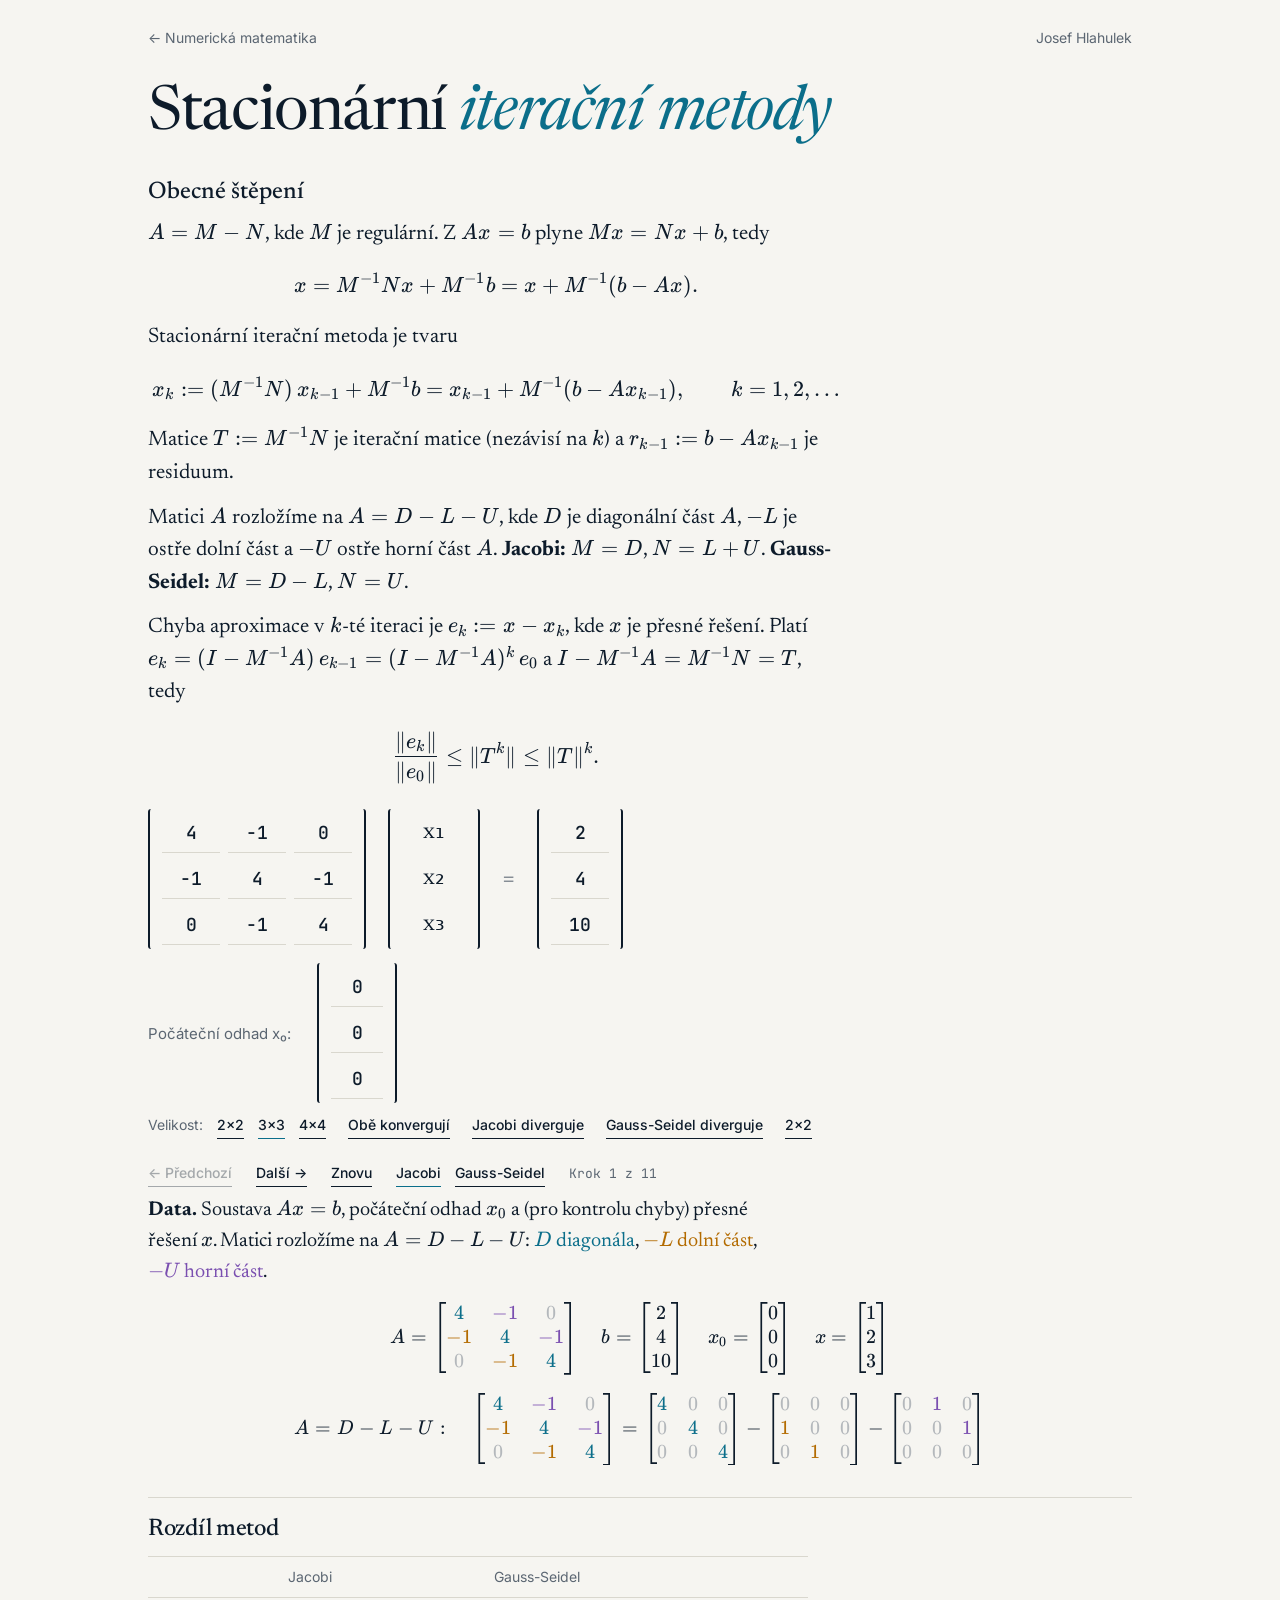
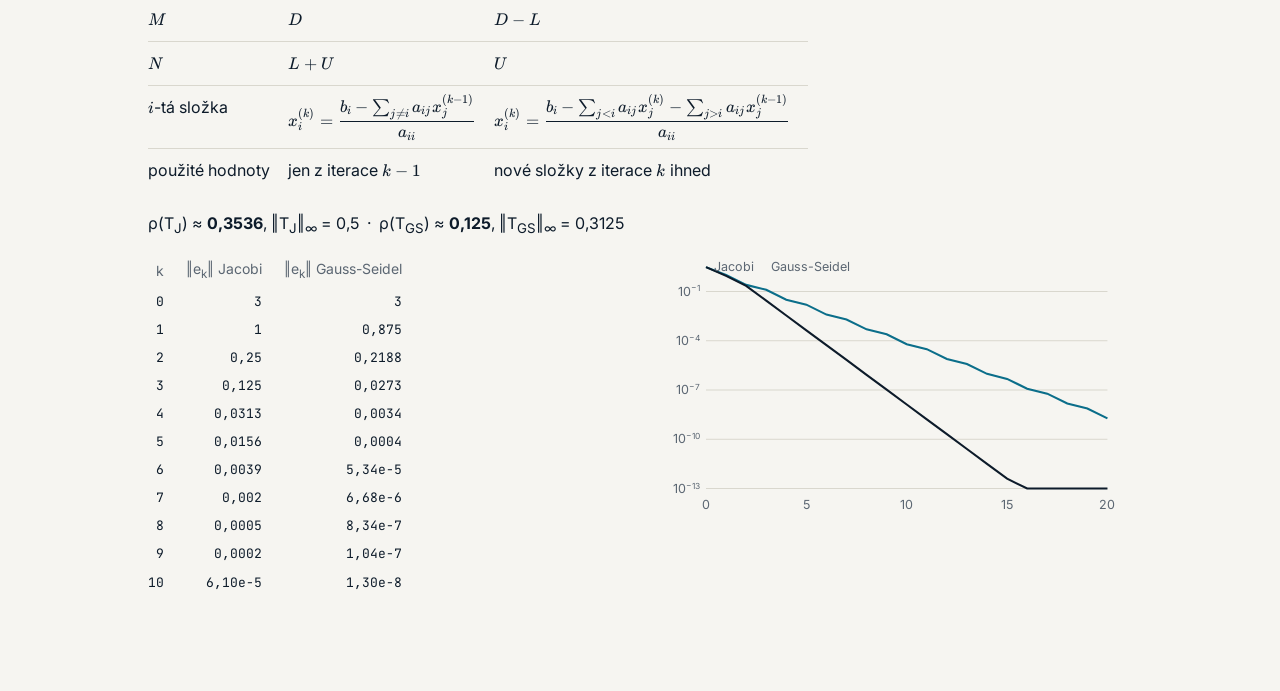
<file: animace/stacionarni-metody.html>
<!doctype html>
<html lang="cs">
<head>
<meta charset="utf-8">
<meta name="viewport" content="width=device-width, initial-scale=1">
<title>Stacionární iterační metody · Josef Hlahulek</title>
<meta name="description" content="Jacobiho a Gauss-Seidelova metoda na reálných datech A, b, x₀.">
<meta name="theme-color" content="#f6f5f1">
<link rel="preconnect" href="https://fonts.googleapis.com">
<link rel="preconnect" href="https://fonts.gstatic.com" crossorigin>
<link href="https://fonts.googleapis.com/css2?family=Inter:wght@400;500;600&family=Newsreader:ital,opsz,wght@0,6..72,400;0,6..72,500;1,6..72,400&family=JetBrains+Mono:wght@400;500&display=swap" rel="stylesheet">
<link rel="stylesheet" href="../assets/katex/katex.min.css">
<link rel="stylesheet" href="../assets/site.css">
<style>
  nav ul a.cur { color: var(--ink); }
  body { padding-bottom: 80px; }
  .top { display: flex; justify-content: space-between; align-items: center; height: 76px; font-size: 14px; color: var(--muted); }
  .top a:hover { color: var(--ink); }
  .katex { font-size: 1.06em; }

  .setup { display: flex; flex-wrap: wrap; align-items: center; gap: 18px 22px; margin: 0 0 14px; font-family: var(--serif); font-size: 26px; color: var(--ink); }
  .mat { display: grid; gap: 6px 8px; padding: 4px 12px; border-left: 2px solid var(--ink); border-right: 2px solid var(--ink); border-radius: 3px; }
  .mat.two { grid-template-columns: repeat(2, auto); }
  .mat.one { grid-template-columns: auto; }
  .mat input { width: 64px; padding: 6px 4px; text-align: center; font: 500 18px var(--mono); color: var(--ink); background: transparent;
               border: 0; border-bottom: 1px solid var(--line); border-radius: 0; outline: none; transition: border-color .2s, color .2s; }
  .mat input:focus { border-color: var(--accent); }
  .mat input.bad { color: #a33; border-color: #a33; }
  .mat .x { font-family: var(--serif); font-size: 24px; text-align: center; min-width: 64px; padding: 6px 4px; }
  .mat input, .mat .x { height: 40px; box-sizing: border-box; line-height: 26px; }
  .op { color: var(--muted); }

  .presets { display: flex; flex-wrap: wrap; gap: 6px 22px; align-items: baseline; font-size: 14px; color: var(--muted); margin: 0 0 22px; }
  .link { background: none; border: 0; border-bottom: 1px solid var(--ink); padding: 0 0 1px; font: inherit; font-size: 14px; font-weight: 500;
          cursor: pointer; color: var(--ink); transition: color .2s, border-color .2s; }
  .link:hover { color: var(--accent); border-color: var(--accent); }

  .panels { display: grid; grid-template-columns: 1fr 1fr; gap: 22px; border-top: 1px solid var(--line); padding: 18px 0 8px; }
  .panel h2 { font-family: var(--serif); font-weight: 500; font-size: 22px; margin: 0 0 4px; color: var(--ink); }
  .panel p.sub { margin: 0 0 8px; color: var(--muted); font-size: 14.5px; max-width: 46ch; }
  .panel svg { display: block; width: 100%; height: auto; max-width: 520px; touch-action: none; }
  .ctl { display: flex; align-items: center; gap: 14px; margin: 8px 0 0; font-size: 14px; color: var(--muted); flex-wrap: wrap; }
  .ctl input[type=range] { flex: 1; min-width: 140px; max-width: 280px; accent-color: var(--accent); }
  .ctl .val { font-family: var(--mono); font-size: 13px; color: var(--ink); min-width: 3.4em; }

  svg text { font-family: var(--sans); font-size: 12px; fill: var(--muted); }
  svg .lab { fill: var(--ink); font-size: 14px; font-weight: 500; }
  svg .labT { fill: var(--accent); font-size: 14px; font-weight: 500; }

  .notes { border-top: 1px solid var(--line); margin-top: 14px; padding-top: 20px; font-family: var(--serif); font-size: clamp(18px, 2.2vw, 21px); line-height: 1.55; color: var(--ink); max-width: 78ch; }
  .notes p { margin: 0 0 12px; }
  .notes .eq { margin: 6px 0 14px; overflow-x: auto; }
  .notes .warn { color: var(--accent); }

  .res { display: grid; grid-template-columns: minmax(200px, 300px) 1fr; gap: 6px 22px; margin: 18px 0 8px; font-size: 15px; align-items: baseline; }
  .res .k { color: var(--muted); }
  .res .v { font-family: var(--mono); font-size: 14px; color: var(--ink); overflow-x: auto; white-space: nowrap; }
  .res .v sup { font-size: .7em; }
  .res .em { color: var(--accent); }
  .seg { display: inline-flex; gap: 18px; font-size: 14px; }
  .seg button { background: none; border: 0; border-bottom: 2px solid transparent; padding: 0 0 1px; font: inherit; font-weight: 500; color: var(--muted); cursor: pointer; }
  .seg button.on { color: var(--ink); border-color: var(--accent); }
  select.op { font: 500 20px var(--mono); color: var(--ink); background: transparent; border: 0; border-bottom: 1px solid var(--line); padding: 4px 2px; outline: none; }
  .mrow { overflow-x: auto; padding: 6px 0; margin: 4px 0 6px; font-size: 1.12em; }
  .mrow .katex-display { margin: 0; }
  .stepbar { display: flex; flex-wrap: wrap; align-items: center; gap: 10px 24px; margin: 18px 0 8px; font-size: 15px; }
  .stepbar .cnt { font-family: var(--mono); font-size: 13px; color: var(--muted); }
  .stepbar button:disabled { opacity: .35; cursor: default; }
  .sty { font-family: var(--serif); font-size: clamp(18px, 2.1vw, 20px); line-height: 1.55; max-width: 80ch; margin: 6px 0 8px; }
  .sty p { margin: 0 0 6px; }
  .sty .ops { color: var(--ink); font-family: var(--mono); font-size: 14px; line-height: 1.7; margin: 4px 0 8px; }
  .sty .ok { color: var(--accent); }
  .sty .bad2 { color: #a33; }
  .sizes { display: inline-flex; gap: 14px; align-items: baseline; font-size: 14px; color: var(--muted); }
  .mat.n3 { grid-template-columns: repeat(3, auto); } .mat.n4 { grid-template-columns: repeat(4, auto); }
  .mat input { width: 58px; }
  .legend { font-size: 15px; color: var(--muted); margin: 6px 0 2px; }
  .legend b { font-weight: 600; }
  .vecs { display: flex; flex-wrap: wrap; gap: 14px 26px; align-items: center; margin: 4px 0 10px; font-size: 15px; color: var(--muted); }
  .vecs .mat { font-size: 16px; }
  .vecs .mat input { width: 52px; }
  .cmp { border-collapse: collapse; margin: 10px 0 18px; font-size: 16px; }
  .cmp td, .cmp th { border-top: 1px solid var(--line); padding: 8px 18px 8px 0; text-align: left; vertical-align: top; font-weight: 400; }
  .cmp th { color: var(--muted); font-size: 14px; }
  table.err { border-collapse: collapse; font-family: var(--mono); font-size: 13px; margin: 8px 0 14px; }
  table.err td, table.err th { padding: 3px 22px 3px 0; text-align: right; font-weight: 400; }
  table.err th { color: var(--muted); font-family: var(--sans); font-size: 14px; }
  .cmpgrid { display: grid; grid-template-columns: minmax(280px, 1fr) minmax(300px, 1fr); gap: 10px 40px; align-items: start; }
  @media (max-width: 860px) { .cmpgrid { grid-template-columns: 1fr; } }
  .nw { color: var(--accent); font-weight: 600; }
  .sec2 { border-top: 1px solid var(--line); margin-top: 26px; padding-top: 18px; }
  .sec2 h2 { font-family: var(--serif); font-weight: 500; font-size: 24px; margin: 0 0 12px; }
  .read { display: flex; flex-wrap: wrap; gap: 6px 28px; font-size: 15px; color: var(--muted); margin: 6px 0 0; }
  .read b { font-family: var(--mono); font-weight: 500; color: var(--ink); }
  .notes h3 { font-family: var(--serif); font-weight: 500; font-size: 24px; margin: 0 0 8px; }
  .notes .blk { margin-bottom: 26px; }
  @media (max-width: 860px) { .panels { grid-template-columns: 1fr; } .setup { font-size: 22px; } .mat input { width: 56px; } }
</style>
</head>
<body>
<div class="wrap la">
  <div class="top">
    <a href="../numericka-matematika.html">← Numerická matematika</a>
    <a href="../index.html">Josef Hlahulek</a>
  </div>
  <h1 class="sm" style="margin:6px 0 26px;max-width:none">Stacionární <em>iterační metody</em></h1>

  <div class="notes" style="border-top:0;padding-top:0;margin-top:0">
    <div class="blk">
      <h3>Obecné štěpení</h3>
      <p>$A=M-N$, kde $M$ je regulární. Z $Ax=b$ plyne $Mx=Nx+b$, tedy
      $$x=M^{-1}Nx+M^{-1}b=x+M^{-1}(b-Ax).$$
      Stacionární iterační metoda je tvaru
      $$x_k:=(M^{-1}N)\,x_{k-1}+M^{-1}b=x_{k-1}+M^{-1}(b-Ax_{k-1}),\qquad k=1,2,\dots$$
      Matice $T:=M^{-1}N$ je iterační matice (nezávisí na $k$) a $r_{k-1}:=b-Ax_{k-1}$ je residuum.</p>
      <p>Matici $A$ rozložíme na $A=D-L-U$, kde $D$ je diagonální část $A$, $-L$ je ostře dolní část a $-U$ ostře horní část $A$.
      <b>Jacobi:</b> $M=D$, $N=L+U$. <b>Gauss-Seidel:</b> $M=D-L$, $N=U$.</p>
      <p>Chyba aproximace v $k$-té iteraci je $e_k:=x-x_k$, kde $x$ je přesné řešení. Platí $e_k=(I-M^{-1}A)\,e_{k-1}=(I-M^{-1}A)^k\,e_0$ a $I-M^{-1}A=M^{-1}N=T$, tedy
      $$\frac{\|e_k\|}{\|e_0\|}\le\|T^k\|\le\|T\|^k.$$</p>
    </div>
  </div>

  <div class="setup" id="setup"></div>
  <div class="vecs" id="vecs"></div>
  <div class="presets" id="presets">
    <span class="sizes">Velikost: <button class="link" type="button" data-n="2">2×2</button><button class="link" type="button" data-n="3">3×3</button><button class="link" type="button" data-n="4">4×4</button></span>
    <button class="link" type="button" data-m="3|4,-1,0,-1,4,-1,0,-1,4|2,4,10|0,0,0">Obě konvergují</button>
    <button class="link" type="button" data-m="3|2,-1,1,2,2,2,-1,-1,2|2,6,0|0,0,0">Jacobi diverguje</button>
    <button class="link" type="button" data-m="3|1,2,-2,1,1,1,2,2,1|1,3,5|0,0,0">Gauss-Seidel diverguje</button>
    <button class="link" type="button" data-m="2|4,1,2,3|9,11|0,0">2×2</button>
  </div>

  <div class="legend" id="legend"></div>
  <div class="stepbar">
    <button class="link" id="prev" type="button">← Předchozí</button>
    <button class="link" id="next" type="button">Další →</button>
    <button class="link" id="reset" type="button">Znovu</button>
    <span class="sizes"><button class="link" id="mJ" type="button">Jacobi</button><button class="link" id="mG" type="button">Gauss-Seidel</button></span>
    <span class="cnt" id="cnt"></span>
  </div>
  <div class="sty" id="txt"></div>
  <div id="view"></div>

  <div class="sec2">
    <h2>Rozdíl metod</h2>
    <table class="cmp">
      <tr><th></th><th>Jacobi</th><th>Gauss-Seidel</th></tr>
      <tr><td>$M$</td><td>$D$</td><td>$D-L$</td></tr>
      <tr><td>$N$</td><td>$L+U$</td><td>$U$</td></tr>
      <tr><td>$i$-tá složka</td><td>$x_i^{(k)}=\dfrac{b_i-\sum_{j\ne i}a_{ij}x_j^{(k-1)}}{a_{ii}}$</td><td>$x_i^{(k)}=\dfrac{b_i-\sum_{j\lt i}a_{ij}x_j^{(k)}-\sum_{j\gt i}a_{ij}x_j^{(k-1)}}{a_{ii}}$</td></tr>
      <tr><td>použité hodnoty</td><td>jen z iterace $k-1$</td><td>nové složky z iterace $k$ ihned</td></tr>
    </table>
    <div id="cmpres"></div>
  </div>
</div>

<script src="../assets/katex/katex.min.js"></script>
<script src="../assets/site.js"></script>
<script>
(function () {
  var $ = function (id) { return document.getElementById(id); };
  var N = 3, step = 0, meth = 'J', D = null, KIT = 8;
  var CD = '#0b6e8a', CL = '#b36b00', CU = '#7a4fb0', GREY = '#b4b8bc';

  // ---- racionální čísla ----
  function gcd(a, b) { a = a < 0n ? -a : a; b = b < 0n ? -b : b; while (b) { var t = a % b; a = b; b = t; } return a; }
  function R(n, d) { if (d < 0n) { n = -n; d = -d; } var g = gcd(n, d) || 1n; return [n / g, d / g]; }
  function add(a, b) { return R(a[0] * b[1] + b[0] * a[1], a[1] * b[1]); }
  function sub(a, b) { return R(a[0] * b[1] - b[0] * a[1], a[1] * b[1]); }
  function mul(a, b) { return R(a[0] * b[0], a[1] * b[1]); }
  function dv(a, b) { return R(a[0] * b[1], a[1] * b[0]); }
  function neg(a) { return [-a[0], a[1]]; }
  function isz(a) { return a[0] === 0n; }
  var ZERO = [0n, 1n], ONE = [1n, 1n];
  function num(r) { return Number(r[0]) / Number(r[1]); }
  function parse(s) {
    s = String(s).replace(/\s+/g, '').replace(/−/g, '-').replace(/,/g, '.');
    var m = /^([+-]?)(\d+)\/(\d+)$/.exec(s);
    if (m) { if (BigInt(m[3]) === 0n) return null; return R(BigInt(m[1] === '-' ? '-' + m[2] : m[2]), BigInt(m[3])); }
    m = /^([+-]?)(\d*)\.?(\d*)$/.exec(s);
    if (!m || (m[2] === '' && m[3] === '')) return null;
    var n = BigInt((m[2] + m[3]) || '0'); if (m[1] === '-') n = -n;
    return R(n, 10n ** BigInt(m[3].length));
  }
  function texR(r) { if (r[1] === 1n) return r[0].toString(); return (r[0] < 0n ? '-' : '') + '\\frac{' + (r[0] < 0n ? -r[0] : r[0]).toString() + '}{' + r[1].toString() + '}'; }
  function txtR(r) { return (r[0] < 0n ? '−' : '') + (r[0] < 0n ? -r[0] : r[0]).toString() + (r[1] === 1n ? '' : '/' + r[1].toString()); }
  function txtRP(r) { return r[0] < 0n ? '(' + txtR(r) + ')' : txtR(r); }
  function zmat(f) { var M = []; for (var i = 0; i < N; i++) { M.push([]); for (var j = 0; j < N; j++) M[i].push(f(i, j)); } return M; }
  function matmulR(X, Y) { return zmat(function (i, j) { var s = ZERO; for (var k = 0; k < N; k++) s = add(s, mul(X[i][k], Y[k][j])); return s; }); }
  function matvecR(X, v) { return X.map(function (row) { var s = ZERO; for (var k = 0; k < N; k++) s = add(s, mul(row[k], v[k])); return s; }); }

  // ---- reálná čísla ----
  function fD(x, tex) { if (!isFinite(x)) return '∞'; var a = Math.abs(x); var s; if (a !== 0 && (a < 1e-4 || a >= 1e6)) { s = x.toExponential(2); } else { s = (Math.round(x * 10000) / 10000).toString(); } s = s.replace('.', tex ? '{,}' : ','); if (tex) s = s.replace('e', '\\cdot10^{').replace(/\{,\}0+\\cdot/, '\\cdot') + (s.indexOf('e') >= 0 ? '}' : ''); else s = s.replace('-', '−'); return s; }
  function fS(x) { return fD(x, false); }
  function matvecF(X, v) { return X.map(function (row) { var s = 0; for (var k = 0; k < row.length; k++) s += row[k] * v[k]; return s; }); }
  function nrmV(v) { return Math.max.apply(null, v.map(Math.abs)); }
  function nrmM(M) { return Math.max.apply(null, M.map(function (r) { return r.reduce(function (s, x) { return s + Math.abs(x); }, 0); })); }

  // ---- vykreslení matic ----
  function col(t, c) { return c ? '\\textcolor{' + c + '}{' + t + '}' : t; }
  function bmS(rows) { return '\\begin{bmatrix}' + rows.map(function (r) { return r.join(' & '); }).join(' \\\\ ') + '\\end{bmatrix}'; }
  function bmR(M, cf) { return bmS(M.map(function (r, i) { return r.map(function (x, j) { var c = cf ? cf(i, j, x) : null; return col(texR(x), isz(x) && cf ? GREY : c); }); })); }
  function bvR(v) { return bmS(v.map(function (x) { return [texR(x)]; })); }
  function bvF(v) { return bmS(v.map(function (x) { return [fD(x, true)]; })); }
  function bvC(v, cs) { return bmS(v.map(function (x, i) { return [col(fD(x, true), cs ? cs[i] : null)]; })); }
  function line(t) { var d = document.createElement('div'); d.className = 'mrow'; d.innerHTML = katex.renderToString(t, { displayMode: true, throwOnError: false, strict: false }); return d; }
  function partColor(i, j) { return i === j ? CD : (i > j ? CL : CU); }

  // ---- přesné řešení (Gauss s výběrem pivota) ----
  function solveExact(A, b) {
    var M = A.map(function (r, i) { return r.concat([b[i]]); }), n = N, i, j, k;
    for (k = 0; k < n; k++) {
      var p = -1; for (i = k; i < n; i++) if (!isz(M[i][k])) { p = i; break; }
      if (p < 0) return null;
      var t = M[k]; M[k] = M[p]; M[p] = t;
      for (i = k + 1; i < n; i++) { var f = dv(M[i][k], M[k][k]); for (j = k; j <= n; j++) M[i][j] = sub(M[i][j], mul(f, M[k][j])); }
    }
    var x = []; for (i = n - 1; i >= 0; i--) { var s = M[i][n]; for (j = i + 1; j < n; j++) s = sub(s, mul(M[i][j], x[j])); x[i] = dv(s, M[i][i]); }
    return x;
  }
  function invLower(M) {
    var I = zmat(function (i, j) { return ZERO; }), c, i, j;
    for (c = 0; c < N; c++) for (i = 0; i < N; i++) { var s = i === c ? ONE : ZERO; for (j = 0; j < i; j++) s = sub(s, mul(M[i][j], I[j][c])); I[i][c] = dv(s, M[i][i]); }
    return I;
  }
  function specRad(T) {
    var P = T.map(function (r) { return r.slice(); }), ls = 0, m = 14, q, i, j, k;
    for (q = 0; q < m; q++) {
      var nr = 0; P.forEach(function (r) { r.forEach(function (x) { nr += x * x; }); }); nr = Math.sqrt(nr);
      if (nr === 0) return 0;
      ls = 2 * ls + 2 * Math.log(nr);   // log měřítka pro T^(2^(q+1))
      P = P.map(function (r) { return r.map(function (x) { return x / nr; }); });
      var Q = []; for (i = 0; i < N; i++) { Q.push([]); for (j = 0; j < N; j++) { var s = 0; for (k = 0; k < N; k++) s += P[i][k] * P[k][j]; Q[i].push(s); } } P = Q;
    }
    var nf = 0; P.forEach(function (r) { r.forEach(function (x) { nf += x * x; }); }); nf = Math.sqrt(nf);
    if (nf === 0) return 0;
    ls += Math.log(nf);
    return Math.exp(ls / Math.pow(2, m));
  }

  // ---- model ----
  function build(A, b, x0) {
    var d = { A: A, b: b, x0: x0 }, i, j;
    d.Af = A.map(function (r) { return r.map(num); }); d.bf = b.map(num); d.x0f = x0.map(num);
    for (i = 0; i < N; i++) if (isz(A[i][i])) { d.err = 'Na diagonále je nula, $D$ není regulární: $D^{-1}$ neexistuje.'; return d; }
    d.xs = solveExact(A, b);
    if (!d.xs) { d.err = 'Matice $A$ je singulární.'; return d; }
    d.xsf = d.xs.map(num);
    d.Dm = zmat(function (i, j) { return i === j ? A[i][i] : ZERO; });
    d.Lm = zmat(function (i, j) { return i > j ? neg(A[i][j]) : ZERO; });
    d.Um = zmat(function (i, j) { return i < j ? neg(A[i][j]) : ZERO; });
    ['J', 'G'].forEach(function (m) {
      var o = {};
      o.M = m === 'J' ? d.Dm : zmat(function (i, j) { return i >= j ? A[i][j] : ZERO; });
      o.N = m === 'J' ? zmat(function (i, j) { return add(d.Lm[i][j], d.Um[i][j]); }) : d.Um;
      o.Mi = m === 'J' ? zmat(function (i, j) { return i === j ? dv(ONE, A[i][i]) : ZERO; }) : invLower(o.M);
      o.T = matmulR(o.Mi, o.N); o.c = matvecR(o.Mi, b);
      o.Tf = o.T.map(function (r) { return r.map(num); }); o.cf = o.c.map(num); o.Mif = o.Mi.map(function (r) { return r.map(num); });
      o.rho = specRad(o.Tf); o.nT = nrmM(o.Tf);
      o.X = [d.x0f.slice()]; o.R = []; o.lines = [];
      for (var k = 1; k <= 24; k++) {
        var xp = o.X[k - 1], r = d.bf.map(function (bi, ii) { var s = bi; for (var jj = 0; jj < N; jj++) s -= d.Af[ii][jj] * xp[jj]; return s; });
        o.R.push(r);
        var xn = [], txt = [];
        for (i = 0; i < N; i++) {
          var s = d.bf[i], str = txtR(b[i]), val = [];
          for (j = 0; j < N; j++) {
            if (j === i) continue;
            var use = (m === 'G' && j < i) ? xn[j] : xp[j];
            s -= d.Af[i][j] * use;
            str += ' − ' + txtRP(A[i][j]) + '·' + ((m === 'G' && j < i) ? '<span class="nw">' + fS(use) + '</span>' : fS(use));
          }
          xn.push(s / d.Af[i][i]);
          txt.push('x<sub>' + (i + 1) + '</sub><sup>(' + k + ')</sup> = (' + str + ') / ' + txtRP(A[i][i]) + ' = <b>' + fS(xn[i]) + '</b>');
        }
        o.X.push(xn); o.lines.push(txt);
      }
      o.E = o.X.map(function (x) { return nrmV(x.map(function (v, ii) { return d.xsf[ii] - v; })); });
      d[m] = o;
    });
    return d;
  }

  function show() {
    var v = $('view'), t = $('txt'); v.innerHTML = '';
    $('mJ').style.borderColor = meth === 'J' ? 'var(--accent)' : ''; $('mG').style.borderColor = meth === 'G' ? 'var(--accent)' : '';
    $('legend').innerHTML = '';
    if (!D) return;
    if (D.err) { t.innerHTML = '<p class="bad2">' + D.err + '</p>'; $('cnt').textContent = ''; $('prev').disabled = $('next').disabled = true; $('cmpres').innerHTML = ''; render(t); return; }
    var total = 3 + KIT, o = D[meth], i, k;
    step = Math.min(step, total - 1);
    $('prev').disabled = step === 0; $('next').disabled = step >= total - 1; $('cnt').textContent = 'Krok ' + (step + 1) + ' z ' + total;
    var name = meth === 'J' ? 'Jacobi' : 'Gauss-Seidel';
    if (step === 0) {
      t.innerHTML = '<p><b>Data.</b> Soustava $Ax=b$, počáteční odhad $x_0$ a (pro kontrolu chyby) přesné řešení $x$. Matici rozložíme na $A=D-L-U$: <span style="color:' + CD + '">$D$ diagonála</span>, <span style="color:' + CL + '">$-L$ dolní část</span>, <span style="color:' + CU + '">$-U$ horní část</span>.</p>';
      v.appendChild(line('A=' + bmR(D.A, function (i, j) { return partColor(i, j); }) + '\\quad b=' + bvR(D.b) + '\\quad x_0=' + bvR(D.x0) + '\\quad x=' + bvR(D.xs)));
      v.appendChild(line('A=D-L-U:\\quad ' + bmR(D.A, partColor) + '=' + bmR(D.Dm, function () { return CD; }) + '-' + bmR(D.Lm, function () { return CL; }) + '-' + bmR(D.Um, function () { return CU; })));
    } else if (step === 1) {
      t.innerHTML = '<p><b>' + name + ': štěpení $A=M-N$.</b> ' + (meth === 'J' ? '$M=D$, $N=L+U$: matice $M$ obsahuje jen diagonálu, $N$ zbytek $A$ s opačným znaménkem.' : '$M=D-L$, $N=U$: matice $M$ obsahuje diagonálu a dolní část $A$ (dolní trojúhelníková), $N$ horní část s opačným znaménkem.') + '</p>';
      var cM = function (i, j) { return meth === 'J' ? CD : partColor(i, j); }, cN = function (i, j) { return partColor(i, j) === CD ? CD : (meth === 'J' ? (i > j ? CL : CU) : CU); };
      v.appendChild(line('M=' + (meth === 'J' ? 'D' : 'D-L') + '=' + bmR(o.M, cM) + '\\qquad N=' + (meth === 'J' ? 'L+U' : 'U') + '=' + bmR(o.N, cN)));
      v.appendChild(line('M-N=' + bmR(o.M, cM) + '-' + bmR(o.N, cN) + '=' + bmR(D.A, partColor) + '=A'));
    } else if (step === 2) {
      t.innerHTML = '<p><b>' + name + ': ' + (meth === 'J' ? '$D^{-1}$' : '$M^{-1}=(D-L)^{-1}$') + ', iterační matice $T=M^{-1}N$ a $c=M^{-1}b$.</b> ' + (meth === 'J' ? '$D$ je diagonální, proto $D^{-1}$ má na diagonále převrácené hodnoty $1/a_{ii}$.' : '$M$ je dolní trojúhelníková, její inverzi spočteme dopřednou substitucí (je opět dolní trojúhelníková).') + ' Iterace pak je $x_k=Tx_{k-1}+c$.</p>';
      v.appendChild(line('M^{-1}=' + (meth === 'J' ? 'D^{-1}=' : '') + bmR(o.Mi, function () { return CD; })));
      v.appendChild(line('T=M^{-1}N=' + bmR(o.Mi) + bmR(o.N) + '=' + bmR(o.T)));
      v.appendChild(line('c=M^{-1}b=' + bmR(o.Mi) + bvR(D.b) + '=' + bvR(o.c)));
      var sp = document.createElement('p'); sp.style.cssText = 'font-size:15px;margin:0;color:var(--muted)'; sp.innerHTML = '‖T‖<sub>∞</sub> = ' + fS(o.nT) + ', spektrální poloměr ρ(T) ≈ ' + fS(o.rho) + (o.rho < 1 ? ' &lt; 1: metoda konverguje' : ' ≥ 1: metoda nekonverguje'); v.appendChild(sp);
    } else {
      k = step - 2; var xp = o.X[k - 1], xk = o.X[k], r = o.R[k - 1];
      t.innerHTML = '<p><b>' + name + ': iterace ' + k + '.</b> Residuum $r_{' + (k - 1) + '}=b-Ax_{' + (k - 1) + '}$, poté $x_{' + k + '}=x_{' + (k - 1) + '}+M^{-1}r_{' + (k - 1) + '}$. Po složkách:</p><div class="ops">' + o.lines[k - 1].join('<br>') + '</div>' + (meth === 'G' ? '<p style="font-size:15px;color:var(--muted)">Zvýrazněné hodnoty jsou už nové složky z iterace ' + k + '.</p>' : '');
      v.appendChild(line('r_{' + (k - 1) + '}=b-Ax_{' + (k - 1) + '}=' + bvR(D.b) + '-' + bmR(D.A) + bvF(xp) + '=' + bvF(r)));
      v.appendChild(line('x_{' + k + '}=x_{' + (k - 1) + '}+M^{-1}r_{' + (k - 1) + '}=' + bvF(xp) + '+' + bmS(o.Mif.map(function (rw) { return rw.map(function (x) { return fD(x, true); }); })) + bvF(r) + '=' + bvF(xk)));
      var e0 = o.E[0], ek = o.E[k], p = document.createElement('p'); p.style.cssText = 'font-size:15px;margin:0;color:var(--muted)';
      p.innerHTML = '‖e<sub>' + k + '</sub>‖<sub>∞</sub> = ‖x − x<sub>' + k + '</sub>‖<sub>∞</sub> = ' + fS(ek) + (e0 > 0 ? ', ‖e<sub>' + k + '</sub>‖/‖e<sub>0</sub>‖ = ' + fS(ek / e0) + ' ≤ ‖T‖<sup>' + k + '</sup> = ' + fS(Math.pow(o.nT, k)) : ''); v.appendChild(p);
    }
    render(t);
    legend();
    compare();
  }
  function legend() { $('legend').innerHTML = ''; }
  function render(el) {
    el.innerHTML = el.innerHTML.replace(/\$([^$]+?)\$/g, function (_, m) { return katex.renderToString(m.replace(/&lt;/g, '<'), { throwOnError: false, strict: false }); });
  }

  function compare() {
    var J = D.J, G = D.G, h = '', k;
    h += '<p style="font-size:16px;margin:0 0 6px">ρ(T<sub>J</sub>) ≈ <b>' + fS(J.rho) + '</b>, ‖T<sub>J</sub>‖<sub>∞</sub> = ' + fS(J.nT) + ' &nbsp;·&nbsp; ρ(T<sub>GS</sub>) ≈ <b>' + fS(G.rho) + '</b>, ‖T<sub>GS</sub>‖<sub>∞</sub> = ' + fS(G.nT) + '</p>';
    h += '<div class="cmpgrid"><div><table class="err"><tr><th>k</th><th>‖e<sub>k</sub>‖ Jacobi</th><th>‖e<sub>k</sub>‖ Gauss-Seidel</th></tr>';
    for (k = 0; k <= 10; k++) h += '<tr><td>' + k + '</td><td>' + fS(J.E[k]) + '</td><td>' + fS(G.E[k]) + '</td></tr>';
    h += '</table></div><div>' + chart(J.E, G.E) + '</div></div>';
    $('cmpres').innerHTML = h;
  }
  function chart(a, b) {
    var W = 440, H = 260, ml = 44, mb = 28, mt = 12, mr = 12, K = 20, all = [], i;
    function lg(x) { return x <= 1e-13 ? -13 : Math.max(-13, Math.min(13, Math.log10(x))); }
    for (i = 0; i <= K; i++) { all.push(lg(a[i])); all.push(lg(b[i])); }
    var lo = Math.floor(Math.min.apply(null, all)), hi = Math.ceil(Math.max.apply(null, all)); if (hi === lo) hi = lo + 1;
    var X = function (k) { return ml + (W - ml - mr) * k / K; }, Y = function (y) { return mt + (H - mt - mb) * (hi - y) / (hi - lo); };
    var s = '<svg viewBox="0 0 ' + W + ' ' + H + '" style="width:100%;max-width:460px;height:auto" role="img" aria-label="Chyba v závislosti na k">';
    var st = Math.max(1, Math.round((hi - lo) / 5));
    for (var y = lo; y <= hi; y += st) s += '<line x1="' + ml + '" x2="' + (W - mr) + '" y1="' + Y(y) + '" y2="' + Y(y) + '" stroke="#d9d7ce"/><text x="' + (ml - 6) + '" y="' + (Y(y) + 4) + '" text-anchor="end" font-size="11" fill="#6b7782">10<tspan dy="-4" font-size="8">' + String(y).replace('-', '−') + '</tspan></text>';
    for (i = 0; i <= K; i += 5) s += '<text x="' + X(i) + '" y="' + (H - 8) + '" text-anchor="middle" font-size="11" fill="#6b7782">' + i + '</text>';
    function path(arr, c) { return '<polyline fill="none" stroke="' + c + '" stroke-width="2" points="' + arr.slice(0, K + 1).map(function (v, k) { return X(k).toFixed(1) + ',' + Y(lg(v)).toFixed(1); }).join(' ') + '"/>'; }
    s += path(a, '#0b6e8a') + path(b, '#0d1b2a');
    s += '<text x="' + (ml + 8) + '" y="' + (mt + 12) + '" font-size="12" fill="#0b6e8a">Jacobi</text><text x="' + (ml + 62) + '" y="' + (mt + 12) + '" font-size="12" fill="#0d1b2a">Gauss-Seidel</text>';
    return s + '</svg>';
  }

  // ---- vstup ----
  var insA = [], insB = [], insX = [];
  function buildInputs(A, b, x0) {
    var wrap = $('setup'); wrap.innerHTML = ''; insA = []; insB = []; insX = [];
    function grid(cls, arr, count, vals, label) { var m = document.createElement('div'); m.className = cls; for (var i = 0; i < count; i++) { var e = document.createElement('input'); e.setAttribute('inputmode', 'decimal'); e.setAttribute('aria-label', label + (i + 1)); e.value = vals[i]; e.addEventListener('input', read); m.appendChild(e); arr.push(e); } return m; }
    var da = []; for (var i = 0; i < N * N; i++) da.push(A ? A[i] : (i % (N + 1) === 0 ? '4' : '-1'));
    var db = [], dx = []; for (i = 0; i < N; i++) { db.push(b ? b[i] : '1'); dx.push(x0 ? x0[i] : '0'); }
    var cA = N === 2 ? 'mat two' : 'mat n' + N;
    wrap.appendChild(grid(cA, insA, N * N, da, 'a'));
    var x = document.createElement('div'); x.className = 'mat one'; for (i = 0; i < N; i++) { var d = document.createElement('div'); d.className = 'x'; d.textContent = 'x' + '₁₂₃₄'[i]; x.appendChild(d); } wrap.appendChild(x);
    var eq = document.createElement('span'); eq.className = 'op'; eq.textContent = '='; wrap.appendChild(eq);
    wrap.appendChild(grid('mat one', insB, N, db, 'b'));
    var vc = $('vecs'); vc.innerHTML = '<span>Počáteční odhad x₀:</span>'; vc.appendChild(grid('mat one', insX, N, dx, 'x0_'));
    Array.prototype.forEach.call(document.querySelectorAll('[data-n]'), function (bt) { bt.style.borderColor = (+bt.getAttribute('data-n') === N) ? 'var(--accent)' : ''; });
  }
  function read() {
    var ok = true, A = [], b = [], x0 = [], i, j;
    function pr(e) { var r = parse(e.value); e.classList.toggle('bad', !r); if (!r) ok = false; return r; }
    for (i = 0; i < N; i++) { A.push([]); for (j = 0; j < N; j++) A[i].push(pr(insA[i * N + j])); b.push(pr(insB[i])); x0.push(pr(insX[i])); }
    if (!ok) { $('txt').innerHTML = '<p>Zadejte čísla (celá, desetinná nebo zlomky a/b).</p>'; $('view').innerHTML = ''; $('cmpres').innerHTML = ''; $('prev').disabled = $('next').disabled = true; return; }
    D = build(A, b, x0); step = 0; show();
  }
  Array.prototype.forEach.call(document.querySelectorAll('[data-n]'), function (bt) { bt.addEventListener('click', function () { N = +bt.getAttribute('data-n'); buildInputs(); read(); }); });
  Array.prototype.forEach.call(document.querySelectorAll('[data-m]'), function (bt) { bt.addEventListener('click', function () { var v = bt.getAttribute('data-m').split('|'); N = +v[0]; buildInputs(v[1].split(','), v[2].split(','), v[3].split(',')); read(); }); });
  $('prev').addEventListener('click', function () { if (step > 0) { step--; show(); } });
  $('next').addEventListener('click', function () { step++; show(); });
  $('reset').addEventListener('click', function () { step = 0; show(); });
  $('mJ').addEventListener('click', function () { meth = 'J'; show(); });
  $('mG').addEventListener('click', function () { meth = 'G'; show(); });

  var Mn = document.querySelector('.notes');
  Mn.innerHTML = Mn.innerHTML.replace(/\$\$([\s\S]+?)\$\$/g, function (_, m) { return katex.renderToString(m, { displayMode: true, throwOnError: false }); })
                             .replace(/\$([^$]+?)\$/g, function (_, m) { return katex.renderToString(m, { throwOnError: false }); });
  var CT = document.querySelector('.cmp');
  CT.innerHTML = CT.innerHTML.replace(/\$([^$]+?)\$/g, function (_, m) { return katex.renderToString(m.replace(/&lt;/g, '<').replace(/&gt;/g, '>'), { throwOnError: false }); });
  N = 3; buildInputs(['4', '-1', '0', '-1', '4', '-1', '0', '-1', '4'], ['2', '4', '10'], ['0', '0', '0']); read();
})();
</script>
</body>
</html>
</file>
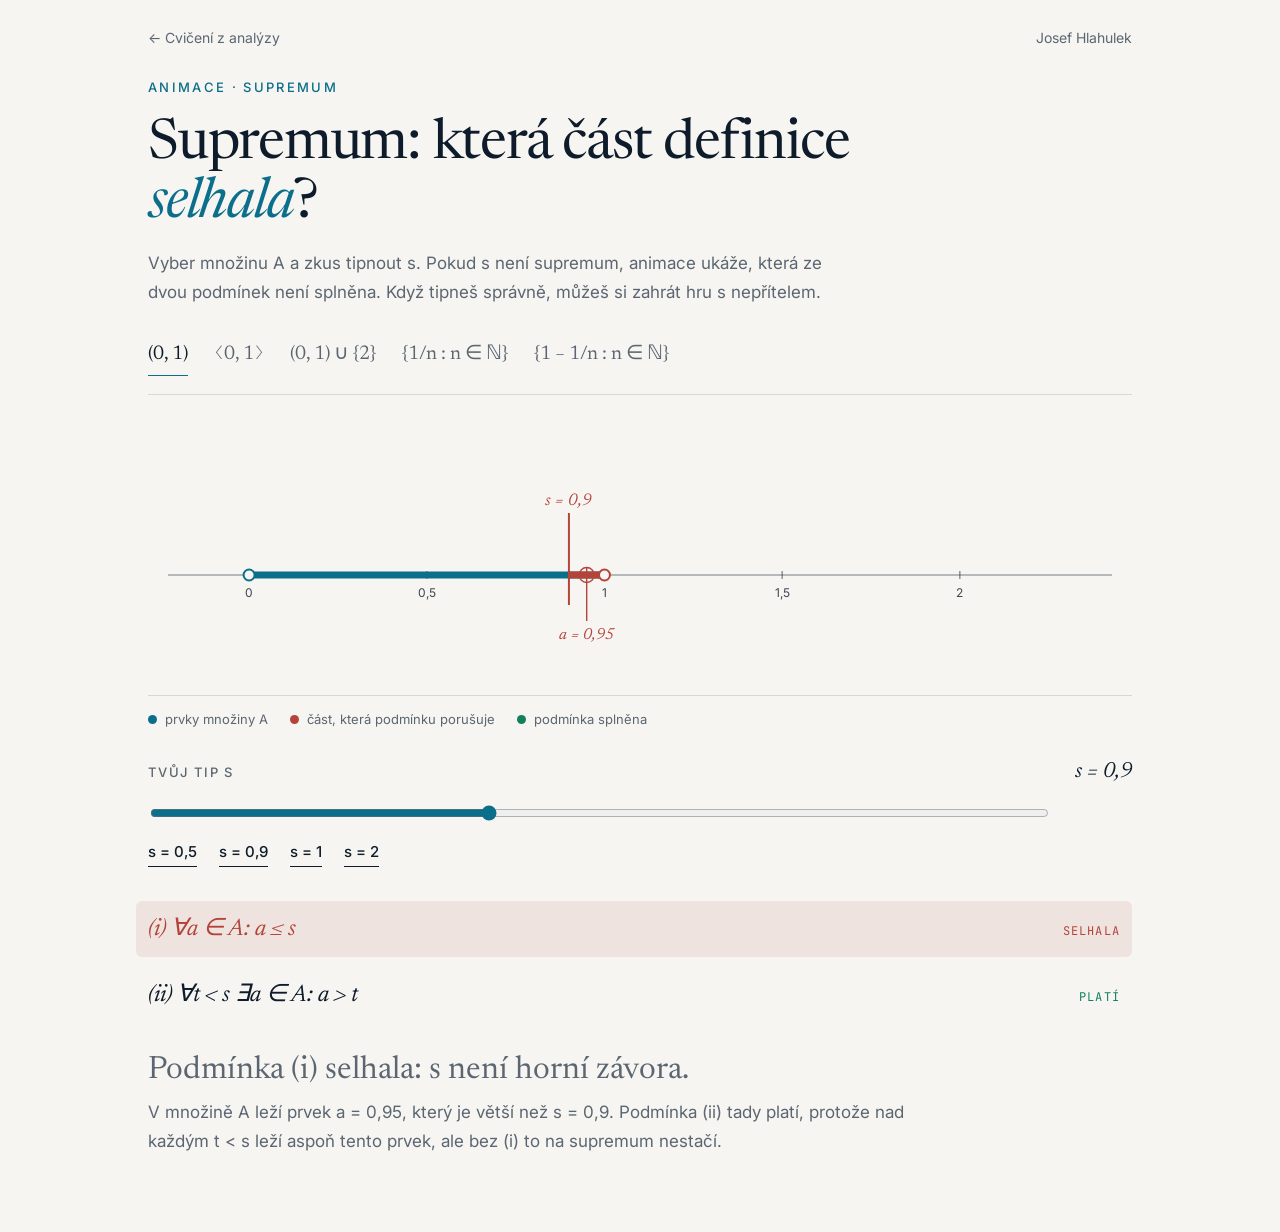
<file: animace/supremum.html>
<!doctype html>
<html lang="cs">
<head>
<meta charset="utf-8">
<meta name="viewport" content="width=device-width, initial-scale=1">
<title>Supremum množiny · Josef Hlahulek</title>
<meta name="description" content="Interaktivní animace definice suprema: která podmínka není splněna?">
<meta name="theme-color" content="#f6f5f1">
<link rel="preconnect" href="https://fonts.googleapis.com">
<link rel="preconnect" href="https://fonts.gstatic.com" crossorigin>
<link href="https://fonts.googleapis.com/css2?family=Inter:wght@400;500;600&family=Newsreader:ital,opsz,wght@0,6..72,400;0,6..72,500;1,6..72,400&family=JetBrains+Mono:wght@400;500&display=swap" rel="stylesheet">
<link rel="stylesheet" href="../assets/site.css">
<style>
  body { padding-bottom: 60px; }
  .top { display: flex; justify-content: space-between; align-items: center; height: 76px; font-size: 14px; color: var(--muted); }
  .top a:hover { color: var(--ink); }
  h1 { font-size: clamp(32px, 5vw, 56px); max-width: 22ch; margin: 18px 0 14px; }
  .lead2 { color: var(--muted); max-width: 62ch; margin: 0 0 26px; }
  .tabs { display: flex; gap: 8px 26px; flex-wrap: wrap; margin: 0 0 6px; }
  .tab { background: none; border: 0; border-bottom: 1px solid transparent; padding: 4px 0; font: inherit; font-family: var(--serif);
         font-size: 20px; color: var(--muted); cursor: pointer; transition: color .2s, border-color .2s; }
  .tab:hover { color: var(--ink); }
  .tab[aria-pressed="true"] { color: var(--ink); border-color: var(--accent); }
  .plot { border-top: 1px solid var(--line); border-bottom: 1px solid var(--line); margin-top: 18px; }
  canvas#cv { display: block; width: 100%; height: 300px; }

  .ctl { display: grid; grid-template-columns: 1fr auto; gap: 12px 28px; align-items: center; margin: 24px 0 0; }
  .ctl label { font-size: 13px; letter-spacing: .14em; text-transform: uppercase; color: var(--muted); font-weight: 500; }
  .ctl .val { font-family: var(--serif); font-style: italic; font-size: 22px; }
  input[type=range] { width: 100%; accent-color: var(--accent); }
  .presets { display: flex; gap: 22px; flex-wrap: wrap; font-size: 15px; margin-top: 4px; grid-column: 1 / -1; }
  .link { background: none; border: 0; border-bottom: 1px solid var(--ink); padding: 0 0 1px; font: inherit; font-size: 15px; font-weight: 500;
          cursor: pointer; color: var(--ink); transition: color .2s, border-color .2s; }
  .link:hover { color: var(--accent); border-color: var(--accent); }

  .defs { margin: 34px 0 0; display: grid; gap: 10px; }
  .d { display: flex; align-items: baseline; gap: 18px; padding: 8px 12px; margin-left: -12px; border-radius: 6px; transition: background .35s, color .35s; }
  .d .f { font-family: var(--serif); font-style: italic; font-size: clamp(19px, 2.6vw, 24px); flex: 1; }
  .d .tag { font-family: var(--mono); font-size: 12px; letter-spacing: .1em; text-transform: uppercase; color: var(--muted); min-width: 8ch; text-align: right; }
  .d.ok .tag { color: #12805c; }
  .d.bad { background: rgba(180,68,58,.10); }
  .d.bad .f, .d.bad .tag { color: #b4443a; }
  .d.bad { animation: pulse .6s ease; }
  @keyframes pulse { 0% { background: rgba(180,68,58,.30); } 100% { background: rgba(180,68,58,.10); } }

  .read { margin-top: 26px; }
  .read .big { font-family: var(--serif); font-size: clamp(22px, 3.2vw, 32px); line-height: 1.25; margin: 0 0 8px; max-width: none; }
  .read p { color: var(--muted); max-width: 72ch; }
  .game { display: none; margin-top: 8px; }
  .game.on { display: block; }
  .legend { display: flex; gap: 22px; flex-wrap: wrap; font-size: 13px; color: var(--muted); margin-top: 12px; }
  .legend span::before { content: ""; display: inline-block; width: 9px; height: 9px; border-radius: 50%; margin-right: 8px; background: var(--c); }
  @media (prefers-reduced-motion: reduce) { .d.bad { animation: none; } }
</style>
</head>
<body>
<div class="wrap">
  <div class="top">
    <a href="../cviceni.html">← Cvičení z analýzy</a>
    <a href="../index.html">Josef Hlahulek</a>
  </div>

  <div class="eyebrow">Animace · Supremum</div>
  <h1>Supremum: která část definice <em>selhala</em>?</h1>
  <p class="lead2">Vyber množinu A a zkus tipnout s. Pokud s není supremum, animace ukáže, která ze dvou podmínek není splněna. Když tipneš správně, můžeš si zahrát hru s nepřítelem.</p>

  <div class="tabs" role="group" aria-label="Volba množiny" id="tabs"></div>

  <div class="plot"><canvas id="cv" role="img" aria-label="Číselná osa s množinou A a číslem s"></canvas></div>

  <div class="legend">
    <span style="--c:#0b6e8a">prvky množiny A</span>
    <span style="--c:#b4443a">část, která podmínku porušuje</span>
    <span style="--c:#12805c">podmínka splněna</span>
  </div>

  <div class="ctl">
    <label for="s">Tvůj tip s</label><span class="val" id="sval"></span>
    <input id="s" type="range" min="0" max="2.4" step="0.001" value="0.9" aria-label="Hodnota s">
    <span></span>
    <div class="presets">
      <button class="link" type="button" data-s="0.5">s = 0,5</button>
      <button class="link" type="button" data-s="0.9">s = 0,9</button>
      <button class="link" type="button" data-s="1">s = 1</button>
      <button class="link" type="button" data-s="2">s = 2</button>
    </div>
  </div>

  <div class="defs" aria-label="Definice suprema">
    <div class="d" id="d1"><span class="f">(i) ∀a ∈ A: a ≤ s</span><span class="tag" id="t1"></span></div>
    <div class="d" id="d2"><span class="f">(ii) ∀t &lt; s ∃a ∈ A: a &gt; t</span><span class="tag" id="t2"></span></div>
  </div>

  <div class="read" aria-live="polite">
    <p class="big" id="r1"></p>
    <p id="r2"></p>
    <div class="game" id="game">
      <div class="ctl" style="margin-top:14px;">
        <label for="t">Nepřítel volí t &lt; s</label><span class="val" id="tval"></span>
        <input id="t" type="range" min="-0.2" max="1" step="0.001" value="0.9" aria-label="Hodnota t">
        <button class="link" id="playgame" type="button">Přehrát: t → s</button>
      </div>
    </div>
  </div>
</div>

<script>
(function () {
  var XMIN = -0.2, XMAX = 2.4, SNAP = 0.006;

  function mid(x) { return (Math.max(x, 0) + 1) / 2; }

  /* A set is described by how to draw it, its supremum, whether the supremum belongs to it,
     and wit(x): an element of A greater than x (or null if there is none). */
  var SETS = [
    { name: '(0, 1)', sup: 1, inA: false,
      iv: [{ a: 0, b: 1, la: false, lb: false }], pts: [],
      wit: function (x) { return x >= 1 ? null : mid(x); } },
    { name: '⟨0, 1⟩', sup: 1, inA: true,
      iv: [{ a: 0, b: 1, la: true, lb: true }], pts: [],
      wit: function (x) { return x >= 1 ? null : mid(x); } },
    { name: '(0, 1) ∪ {2}', sup: 2, inA: true,
      iv: [{ a: 0, b: 1, la: false, lb: false }], pts: [2],
      wit: function (x) { return x >= 2 ? null : 2; } },
    { name: '{1/n : n ∈ ℕ}', sup: 1, inA: true,
      iv: [], pts: (function () { var p = []; for (var n = 1; n <= 300; n++) p.push(1 / n); return p; })(),
      wit: function (x) { return x >= 1 ? null : 1; } },
    { name: '{1 − 1/n : n ∈ ℕ}', sup: 1, inA: false,
      iv: [], pts: (function () { var p = []; for (var n = 1; n <= 300; n++) p.push(1 - 1 / n); return p; })(),
      wit: function (x) {
        if (x >= 1) return null; if (x < 0) return 0;
        var n = Math.floor(1 / (1 - x)) + 1;
        while (1 - 1 / n <= x) n++;                // guards against rounding error
        return 1 - 1 / n;
      } }
  ];

  var cur = 0, s = 0.9, t = 0.9, anim = null;
  var cv = document.getElementById('cv'), ctx = cv.getContext('2d');
  var tabs = document.getElementById('tabs'), slider = document.getElementById('s'), tslider = document.getElementById('t');
  var sval = document.getElementById('sval'), tval = document.getElementById('tval');
  var d1 = document.getElementById('d1'), d2 = document.getElementById('d2'), t1 = document.getElementById('t1'), t2 = document.getElementById('t2');
  var r1 = document.getElementById('r1'), r2 = document.getElementById('r2'), game = document.getElementById('game');
  var playBtn = document.getElementById('playgame');
  var W = 0, H = 0, lastState = '';

  function num(x, d) { return x.toLocaleString('cs-CZ', { maximumFractionDigits: d == null ? 3 : d }); }

  SETS.forEach(function (set, i) {
    var b = document.createElement('button');
    b.className = 'tab'; b.type = 'button'; b.textContent = set.name; b.setAttribute('aria-pressed', i === cur);
    b.addEventListener('click', function () {
      cur = i; [].forEach.call(tabs.children, function (c, k) { c.setAttribute('aria-pressed', k === cur); });
      stopGame(); lastState = ''; render();
    });
    tabs.appendChild(b);
  });

  function size() {
    var dpr = window.devicePixelRatio || 1, b = cv.getBoundingClientRect();
    W = b.width; H = b.height; cv.width = W * dpr; cv.height = H * dpr; ctx.setTransform(dpr, 0, 0, dpr, 0, 0);
  }

  var BLUE = '#0b6e8a', RED = '#b4443a', GREEN = '#12805c', INK = '#0d1b2a', BG = '#f6f5f1';

  function state() {
    var set = SETS[cur];
    if (s < set.sup - SNAP) return 'low';          // (i) fails
    if (s > set.sup + SNAP) return 'high';         // (ii) fails
    return 'sup';                                  // both hold
  }

  function render() {
    var set = SETS[cur];
    // snap onto the supremum so that it can be hit exactly
    if (Math.abs(s - set.sup) <= SNAP) { s = set.sup; slider.value = s; }
    var st = state();

    // --- canvas ---
    var pad = 30, axisY = H * 0.60;
    function X(v) { return pad + (W - 2 * pad) * (v - XMIN) / (XMAX - XMIN); }
    ctx.clearRect(0, 0, W, H);

    ctx.font = '12px ' + getComputedStyle(document.body).fontFamily;
    ctx.textAlign = 'center'; ctx.fillStyle = '#3b4752'; ctx.strokeStyle = 'rgba(13,27,42,.55)'; ctx.lineWidth = 1.2;
    ctx.beginPath(); ctx.moveTo(pad - 10, axisY); ctx.lineTo(W - pad + 10, axisY); ctx.stroke();
    [0, 0.5, 1, 1.5, 2].forEach(function (v) {
      ctx.beginPath(); ctx.moveTo(X(v), axisY - 4); ctx.lineTo(X(v), axisY + 4); ctx.stroke();
      ctx.fillText(num(v, 1), X(v), axisY + 22);
    });

    // witness / region for the current state
    var witA = null, tt = null, witT = null;
    if (st === 'low') witA = set.wit(s);
    if (st === 'high') tt = (set.sup + s) / 2;
    if (st === 'sup') { tt = Math.min(t, s - 0.0005); witT = set.wit(tt); }

    if (st === 'high') {                           // empty zone (t, s)
      ctx.fillStyle = 'rgba(180,68,58,.13)';
      ctx.fillRect(X(tt), axisY - 70, X(s) - X(tt), 70);
      ctx.fillStyle = RED; ctx.textAlign = 'center';
      ctx.fillText('žádný prvek A', (X(tt) + X(s)) / 2, axisY - 78);
    }

    function colorFor(v) { return (st === 'low' && v > s) ? RED : BLUE; }

    // intervals
    set.iv.forEach(function (iv) {
      ctx.lineWidth = 7; ctx.lineCap = 'butt';
      ctx.strokeStyle = BLUE; ctx.beginPath(); ctx.moveTo(X(iv.a), axisY); ctx.lineTo(X(iv.b), axisY); ctx.stroke();
      if (st === 'low' && iv.b > s) {
        ctx.strokeStyle = RED; ctx.beginPath(); ctx.moveTo(X(Math.max(iv.a, s)), axisY); ctx.lineTo(X(iv.b), axisY); ctx.stroke();
      }
      [[iv.a, iv.la], [iv.b, iv.lb]].forEach(function (e) {
        var col = colorFor(e[0] - 1e-9);
        ctx.beginPath(); ctx.arc(X(e[0]), axisY, 5.5, 0, 6.2832);
        ctx.fillStyle = e[1] ? col : BG; ctx.fill(); ctx.lineWidth = 2; ctx.strokeStyle = col; ctx.stroke();
      });
    });
    // points
    set.pts.forEach(function (v) {
      var big = set.iv.length > 0 || set.pts.length < 5;
      ctx.beginPath(); ctx.arc(X(v), axisY, big ? 5.5 : 3.4, 0, 6.2832); ctx.fillStyle = colorFor(v); ctx.fill();
    });

    // s marker
    var sc = st === 'sup' ? GREEN : RED;
    ctx.strokeStyle = sc; ctx.lineWidth = 2;
    ctx.beginPath(); ctx.moveTo(X(s), axisY - 62); ctx.lineTo(X(s), axisY + 30); ctx.stroke();
    ctx.fillStyle = sc; ctx.textAlign = 'center'; ctx.font = 'italic 17px Newsreader, Georgia, serif';
    ctx.fillText('s = ' + num(s), X(s), axisY - 70);
    ctx.font = '12px ' + getComputedStyle(document.body).fontFamily;

    // witnesses
    if (witA != null) {
      ctx.fillStyle = RED; ctx.strokeStyle = RED; ctx.lineWidth = 1.4;
      ctx.beginPath(); ctx.moveTo(X(witA), axisY - 8); ctx.lineTo(X(witA), axisY + 46); ctx.stroke();
      ctx.beginPath(); ctx.arc(X(witA), axisY, 7.5, 0, 6.2832); ctx.stroke();
      ctx.font = 'italic 16px Newsreader, Georgia, serif'; ctx.textAlign = 'center';
      ctx.fillText('a = ' + num(witA, 4), X(witA), axisY + 64);
    }
    if (st === 'high') {
      ctx.strokeStyle = RED; ctx.fillStyle = RED; ctx.lineWidth = 1.4; ctx.setLineDash([4, 4]);
      ctx.beginPath(); ctx.moveTo(X(tt), axisY - 70); ctx.lineTo(X(tt), axisY + 30); ctx.stroke(); ctx.setLineDash([]);
      ctx.font = 'italic 16px Newsreader, Georgia, serif'; ctx.textAlign = 'center';
      ctx.fillText('t = ' + num(tt, 4), X(tt), axisY + 52);
    }
    if (st === 'sup') {
      ctx.strokeStyle = INK; ctx.fillStyle = INK; ctx.lineWidth = 1.4; ctx.setLineDash([4, 4]);
      ctx.beginPath(); ctx.moveTo(X(tt), axisY - 50); ctx.lineTo(X(tt), axisY + 30); ctx.stroke(); ctx.setLineDash([]);
      ctx.font = 'italic 16px Newsreader, Georgia, serif'; ctx.textAlign = 'center';
      ctx.fillText('t = ' + num(tt, 4), X(tt), axisY + 52);
      if (witT != null) {
        ctx.strokeStyle = GREEN; ctx.fillStyle = GREEN; ctx.lineWidth = 2;
        ctx.beginPath(); ctx.arc(X(witT), axisY, 9, 0, 6.2832); ctx.stroke();
        ctx.fillText('a = ' + num(witT, 4), X(witT), axisY + 74);
      }
    }

    // --- definition rows ---
    var ok1 = st !== 'low', ok2 = st !== 'high';
    d1.className = 'd ' + (ok1 ? 'ok' : 'bad'); d2.className = 'd ' + (ok2 ? 'ok' : 'bad');
    t1.textContent = ok1 ? 'platí' : 'selhala'; t2.textContent = ok2 ? 'platí' : 'selhala';
    if (st !== lastState) {                        // restart the pulse when the verdict changes
      [d1, d2].forEach(function (e) { if (e.classList.contains('bad')) { e.style.animation = 'none'; void e.offsetWidth; e.style.animation = ''; } });
      lastState = st;
    }

    // --- text ---
    sval.textContent = 's = ' + num(s);
    game.className = 'game' + (st === 'sup' ? ' on' : '');
    if (st === 'low') {
      r1.textContent = 'Podmínka (i) selhala: s není horní závora.';
      r2.textContent = 'V množině A leží prvek a = ' + num(witA, 4) + ', který je větší než s = ' + num(s) + '. Podmínka (ii) tady platí, protože nad každým t < s leží aspoň tento prvek, ale bez (i) to na supremum nestačí.';
    } else if (st === 'high') {
      r1.textContent = 'Podmínka (ii) selhala: s není nejmenší horní závora.';
      r2.textContent = 'Podmínka (i) platí, protože s je horní závora. Nepřítel ale zvolí t = ' + num(tt, 4) + ' < s a v A není žádný prvek větší než t. Číslo t je tedy také horní závora, a je menší než s.';
    } else {
      tslider.max = String(s - 0.001);
      if (t > s - 0.001) { t = s - 0.001; tslider.value = t; }
      var verdict = set.inA
        ? 'Navíc sup A ∈ A, takže maximum existuje a max A = ' + num(s) + '.'
        : 'Číslo sup A do množiny A nepatří, takže maximum neexistuje.';
      r1.textContent = 'Obě podmínky platí: s = sup A.';
      r2.textContent = 'Na každý tah nepřítele umíme odpovědět. ' + verdict;
      tval.textContent = 't = ' + num(Math.min(t, s), 4) + ',  a = ' + (witT != null ? num(witT, 4) : '—');
    }
  }

  slider.addEventListener('input', function () { s = parseFloat(slider.value); render(); });
  tslider.addEventListener('input', function () { stopGame(); t = parseFloat(tslider.value); render(); });
  [].forEach.call(document.querySelectorAll('[data-s]'), function (b) {
    b.addEventListener('click', function () { s = parseFloat(b.getAttribute('data-s')); slider.value = s; render(); });
  });

  function stopGame() { if (anim) { cancelAnimationFrame(anim); anim = null; } playBtn.textContent = 'Přehrát: t → s'; }
  playBtn.addEventListener('click', function () {
    if (anim) { stopGame(); return; }
    if (state() !== 'sup') return;
    var from = -0.2, t0 = null, target = s - 0.0005;
    playBtn.textContent = 'Zastavit';
    (function step(now) {
      if (t0 === null) t0 = now;
      var p = Math.min(1, (now - t0) / 7000), e = 1 - Math.pow(1 - p, 4);   // fast at first, then slowing down towards s
      t = from + (target - from) * e; tslider.value = t; render();
      if (p < 1 && state() === 'sup') anim = requestAnimationFrame(step); else stopGame();
    })(performance.now());
  });

  window.addEventListener('resize', function () { size(); render(); });
  size(); render();
})();
</script>
</body>
</html>
</file>
<file: assets/site.css>
:root {
    --bg: #f6f5f1;
    --ink: #0d1b2a;
    --muted: #5b6672;
    --line: #d9d7ce;
    --accent: #0b6e8a;
    --serif: "Newsreader", Georgia, "Times New Roman", serif;
    --sans: "Inter", system-ui, -apple-system, "Segoe UI", sans-serif;
    --mono: "JetBrains Mono", ui-monospace, Menlo, Consolas, monospace;
    --max: 1040px;
  }
  * { box-sizing: border-box; }
  html { scroll-behavior: smooth; }
  body { margin: 0; background: var(--bg); color: var(--ink); font-family: var(--sans); font-size: 17px; line-height: 1.7;
         -webkit-font-smoothing: antialiased; }
  a { color: inherit; text-decoration: none; }
  .wrap { max-width: var(--max); margin: 0 auto; padding: 0 28px; }

  #bg { position: fixed; inset: 0; width: 100vw; height: 100vh; z-index: 0; pointer-events: none; }
  .page { position: relative; z-index: 1; padding-bottom: 64px; }

  nav { position: sticky; top: 0; z-index: 10; background: linear-gradient(var(--bg) 40%, rgba(246,245,241,0)); }
  nav .wrap { display: flex; align-items: center; justify-content: space-between; height: 76px; }
  .logo { font-family: var(--serif); font-size: 21px; font-weight: 500; }
  nav ul { display: flex; gap: 32px; list-style: none; margin: 0; padding: 0; font-size: 14px; color: var(--muted); }
  nav ul a { transition: color .2s; }
  nav ul a:hover { color: var(--ink); }

  .hero { min-height: calc(100vh - 76px - 64px); display: flex; align-items: center; padding: 20px 0 80px; }
  .eyebrow { font-size: 13px; letter-spacing: .18em; text-transform: uppercase; color: var(--accent); font-weight: 500; }
  h1 { font-family: var(--serif); font-weight: 400; font-size: clamp(38px, 6.4vw, 80px); line-height: 1.06; letter-spacing: -.022em;
       margin: 24px 0 28px; max-width: 17ch; }
  h1 em { font-style: italic; color: var(--accent); }
  .lead { max-width: 50ch; color: var(--muted); font-size: 19px; margin: 0 0 30px; }
  .links { display: flex; gap: 28px; font-size: 15px; font-weight: 500; }
  .links a { border-bottom: 1px solid var(--ink); padding-bottom: 2px; transition: color .2s, border-color .2s; }
  .links a:hover { color: var(--accent); border-color: var(--accent); }

  .row { display: grid; grid-template-columns: 200px 1fr; gap: 40px; padding: 56px 0 64px; border-top: 1px solid var(--line); }
  .row > .k { font-size: 13px; letter-spacing: .16em; text-transform: uppercase; color: var(--muted); font-weight: 500; padding-top: 10px; }
  h2 { font-family: var(--serif); font-weight: 400; font-size: clamp(28px, 3.6vw, 42px); line-height: 1.15; letter-spacing: -.012em;
       margin: 0 0 20px; max-width: 24ch; }
  p { margin: 0 0 16px; max-width: 58ch; }
  .muted { color: var(--muted); }
  .formula { font-family: var(--serif); font-style: italic; font-size: 22px; letter-spacing: .01em; }
  .formula sub, .formula sup { font-size: .68em; }
  .mono { font-family: var(--mono); font-size: 14px; color: var(--accent); }

  .cols { display: grid; grid-template-columns: repeat(3, 1fr); gap: 40px; margin-top: 34px; }
  .cols h3 { font-family: var(--serif); font-weight: 500; font-size: 22px; line-height: 1.2; margin: 0 0 8px; }
  .cols p { color: var(--muted); font-size: 15.5px; margin: 0; }

  .paper { font-family: var(--serif); font-weight: 400; font-size: clamp(26px, 3.2vw, 36px); line-height: 1.2; margin: 0 0 16px; max-width: 26ch; }

  footer { border-top: 1px solid var(--line); padding: 30px 0 56px; font-size: 14px; color: var(--muted); }
  footer .wrap { display: flex; justify-content: space-between; gap: 16px; flex-wrap: wrap; }
  footer a:hover { color: var(--accent); }

  /* live indicator strip */
  #ticker { position: fixed; left: 0; right: 0; bottom: 0; z-index: 20; height: 52px;
            background: rgba(246,245,241,.88); backdrop-filter: blur(10px); -webkit-backdrop-filter: blur(10px);
            border-top: 1px solid var(--line); }
  #ticker .wrap { height: 100%; display: flex; align-items: center; gap: 26px; font-family: var(--mono); font-size: 12px;
                  color: var(--muted); white-space: nowrap; overflow: hidden; }
  #ticker .tag { color: var(--accent); letter-spacing: .12em; text-transform: uppercase; font-size: 11px; }
  #ticker .m { display: inline-flex; gap: 8px; align-items: baseline; }
  #ticker .m b { font-weight: 500; color: var(--ink); font-variant-numeric: tabular-nums; min-width: 6ch; display: inline-block; }
  #ticker .up { color: var(--accent); } #ticker .dn { color: #6b7782; }

  .rv { opacity: 0; transform: translateY(16px); transition: opacity .9s ease, transform .9s cubic-bezier(.2,.7,.2,1); }
  .rv.in { opacity: 1; transform: none; }

  @media (max-width: 980px) { #ticker .opt { display: none; } }
  @media (max-width: 820px) {
    .row { grid-template-columns: 1fr; gap: 14px; padding: 44px 0 52px; }
    .row > .k { padding-top: 0; }
    .cols { grid-template-columns: 1fr; gap: 28px; }
    nav ul { gap: 18px; }
    #ticker .wrap { gap: 16px; font-size: 11px; }
    #ticker .opt2 { display: none; }
  }
  @media (prefers-reduced-motion: reduce) {
    html { scroll-behavior: auto; } .rv { opacity: 1; transform: none; transition: none; }
  }

  /* lists without boxes (teaching pages) */
  .item { display: grid; grid-template-columns: 1fr auto; gap: 8px 28px; padding: 22px 0; border-top: 1px solid var(--line); align-items: baseline; }
  .item:first-of-type { border-top: 0; padding-top: 0; }
  .item h3 { font-family: var(--serif); font-weight: 500; font-size: 22px; line-height: 1.25; margin: 0 0 4px; }
  .item p { color: var(--muted); font-size: 15.5px; margin: 0; max-width: 60ch; }
  .item .go { font-size: 14px; font-weight: 500; border-bottom: 1px solid var(--ink); padding-bottom: 1px; white-space: nowrap; transition: color .2s, border-color .2s; }
  .item .go:hover { color: var(--accent); border-color: var(--accent); }
  .empty { color: var(--muted); font-size: 15.5px; }
  .hero.short { min-height: 0; padding: 40px 0 70px; }
  h1.sm { font-size: clamp(34px, 5.2vw, 62px); max-width: 20ch; }


  /* teaching page: main column + right sidebar with sessions */
  [hidden] { display: none !important; }
  .tlayout { display: grid; grid-template-columns: 1fr 300px; gap: 64px; padding: 48px 0 70px; border-top: 1px solid var(--line); }
  .tmain section { margin-bottom: 60px; }
  .tmain section:last-child { margin-bottom: 0; }
  .sec { font-family: var(--serif); font-weight: 400; font-size: clamp(26px, 3.2vw, 34px); line-height: 1.15; margin: 0 0 24px; }
  .type { display: inline-block; font-family: var(--mono); font-size: 11px; letter-spacing: .14em; text-transform: uppercase; color: var(--accent); margin-bottom: 6px; }

  .side { position: sticky; top: 96px; align-self: start; border-left: 1px solid var(--line); padding-left: 28px; }
  .side .k { font-size: 13px; letter-spacing: .16em; text-transform: uppercase; color: var(--muted); font-weight: 500; margin-bottom: 14px; }
  .sess { padding: 16px 0; border-top: 1px solid var(--line); }
  .side .k + .sess { border-top: 0; padding-top: 4px; }
  .sess .date { font-family: var(--mono); font-size: 12px; letter-spacing: .1em; color: var(--accent); }
  .sess h3 { font-family: var(--serif); font-weight: 500; font-size: 19px; line-height: 1.25; margin: 2px 0 8px; }
  .sess .lk { display: flex; gap: 6px 18px; flex-wrap: wrap; font-size: 14px; }
  .sess .lk a { border-bottom: 1px solid var(--ink); padding-bottom: 1px; transition: color .2s, border-color .2s; }
  .sess .lk a:hover { color: var(--accent); border-color: var(--accent); }
  @media (max-width: 860px) {
    .tlayout { grid-template-columns: 1fr; gap: 40px; padding-top: 34px; }
    .side { position: static; order: -1; border-left: 0; padding-left: 0; border-bottom: 1px solid var(--line); padding-bottom: 28px; }
  }
</file>
